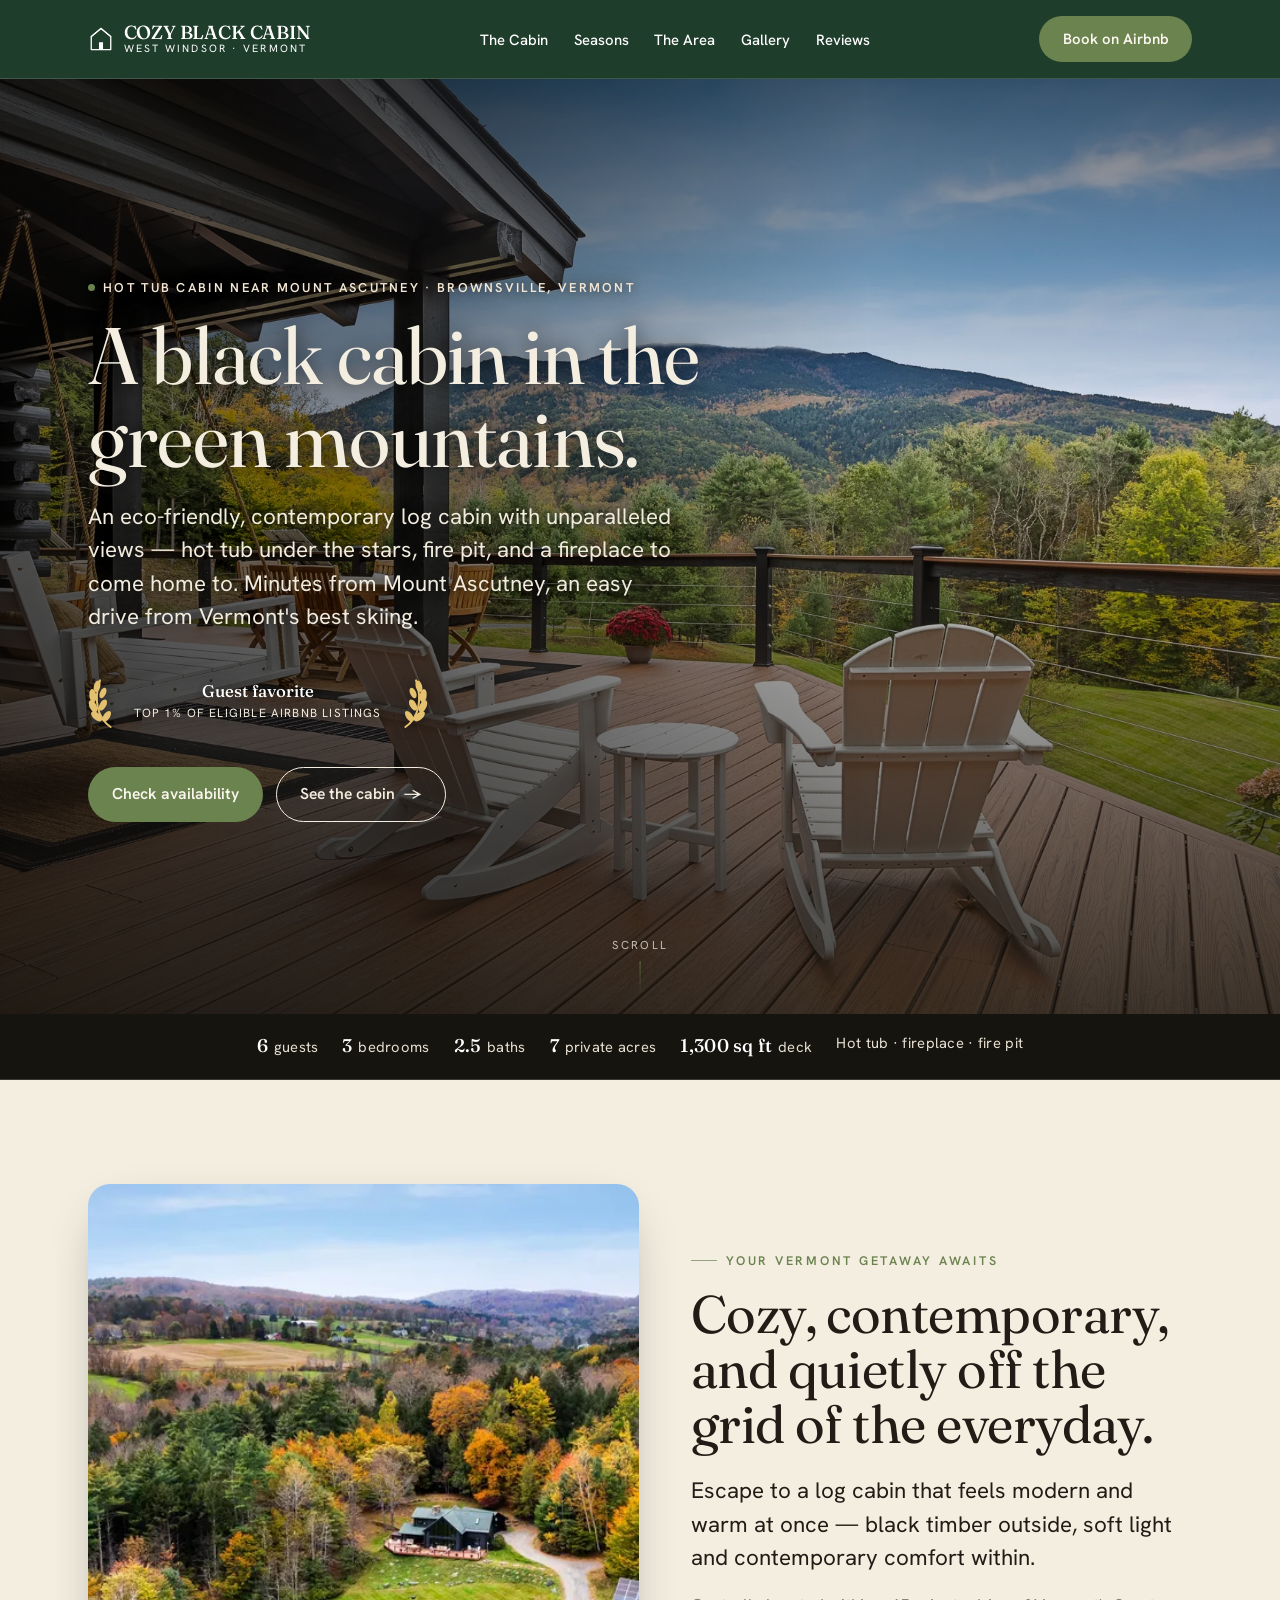
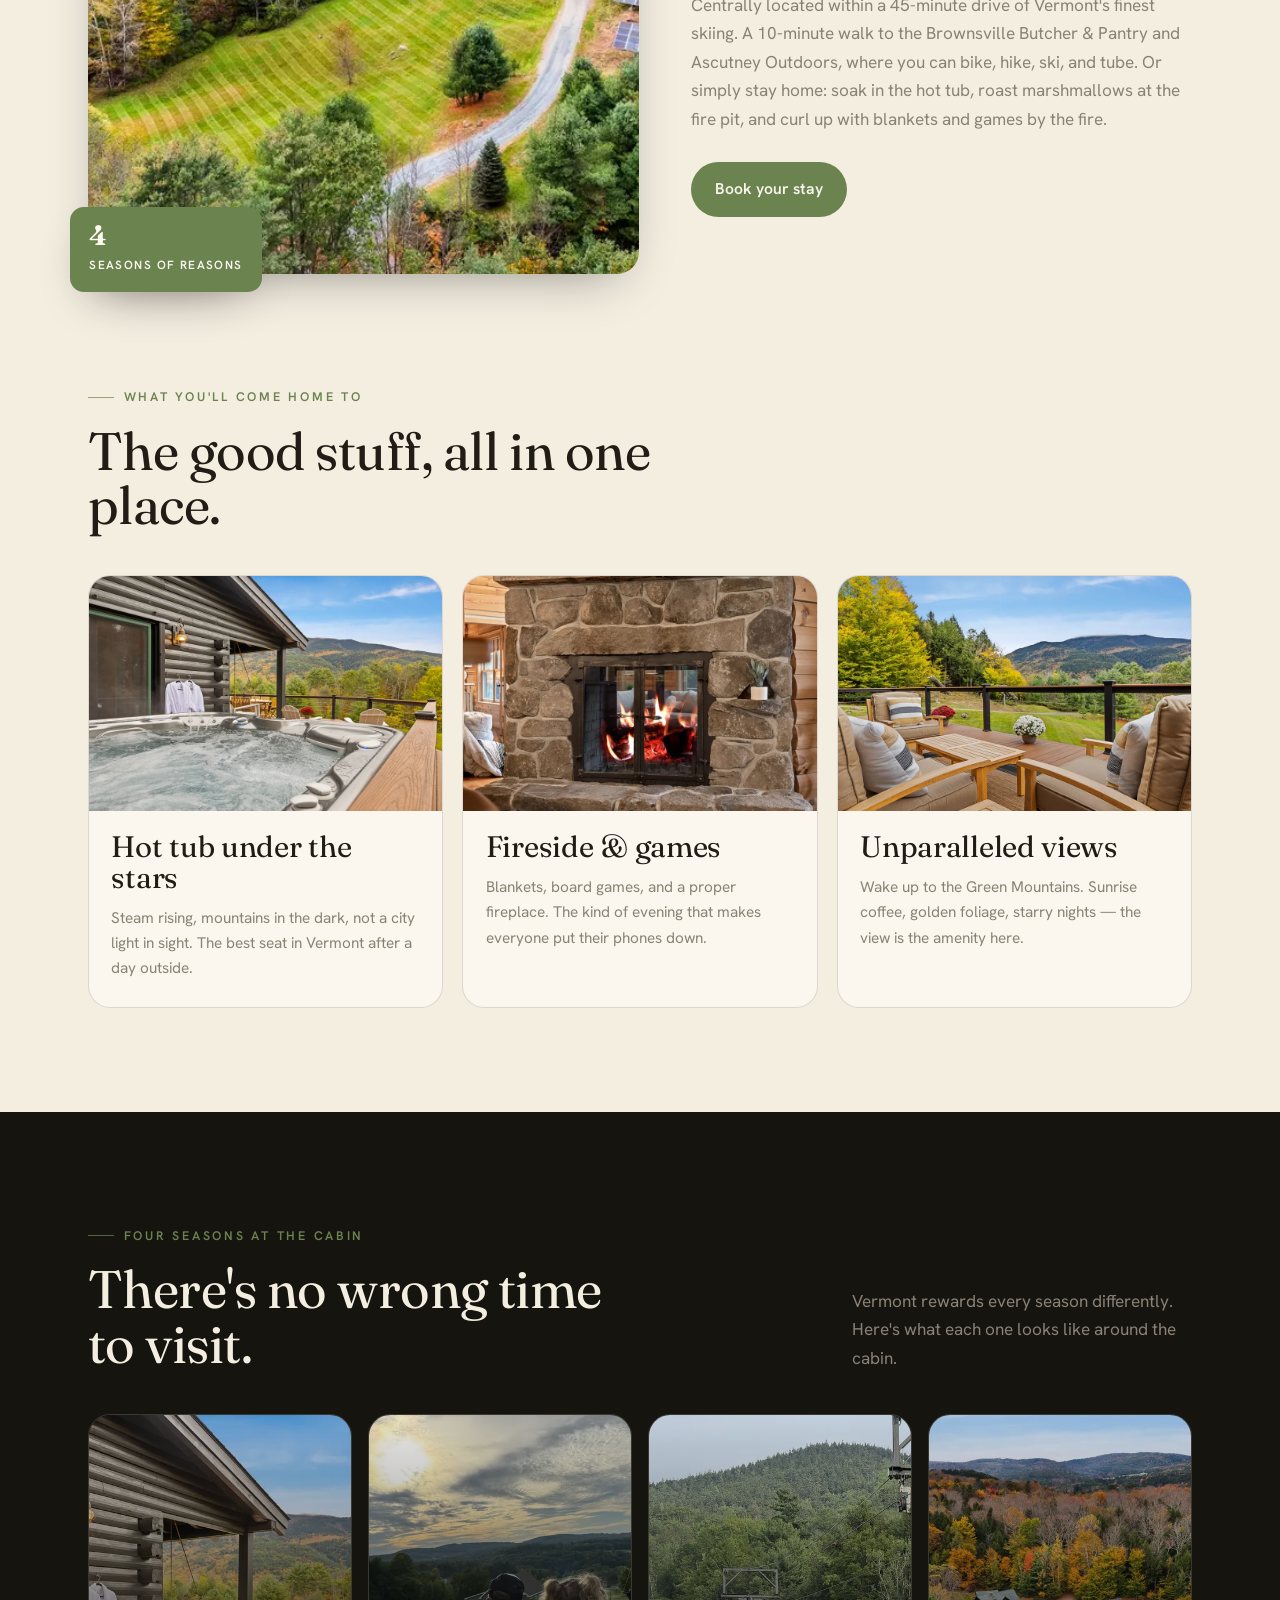
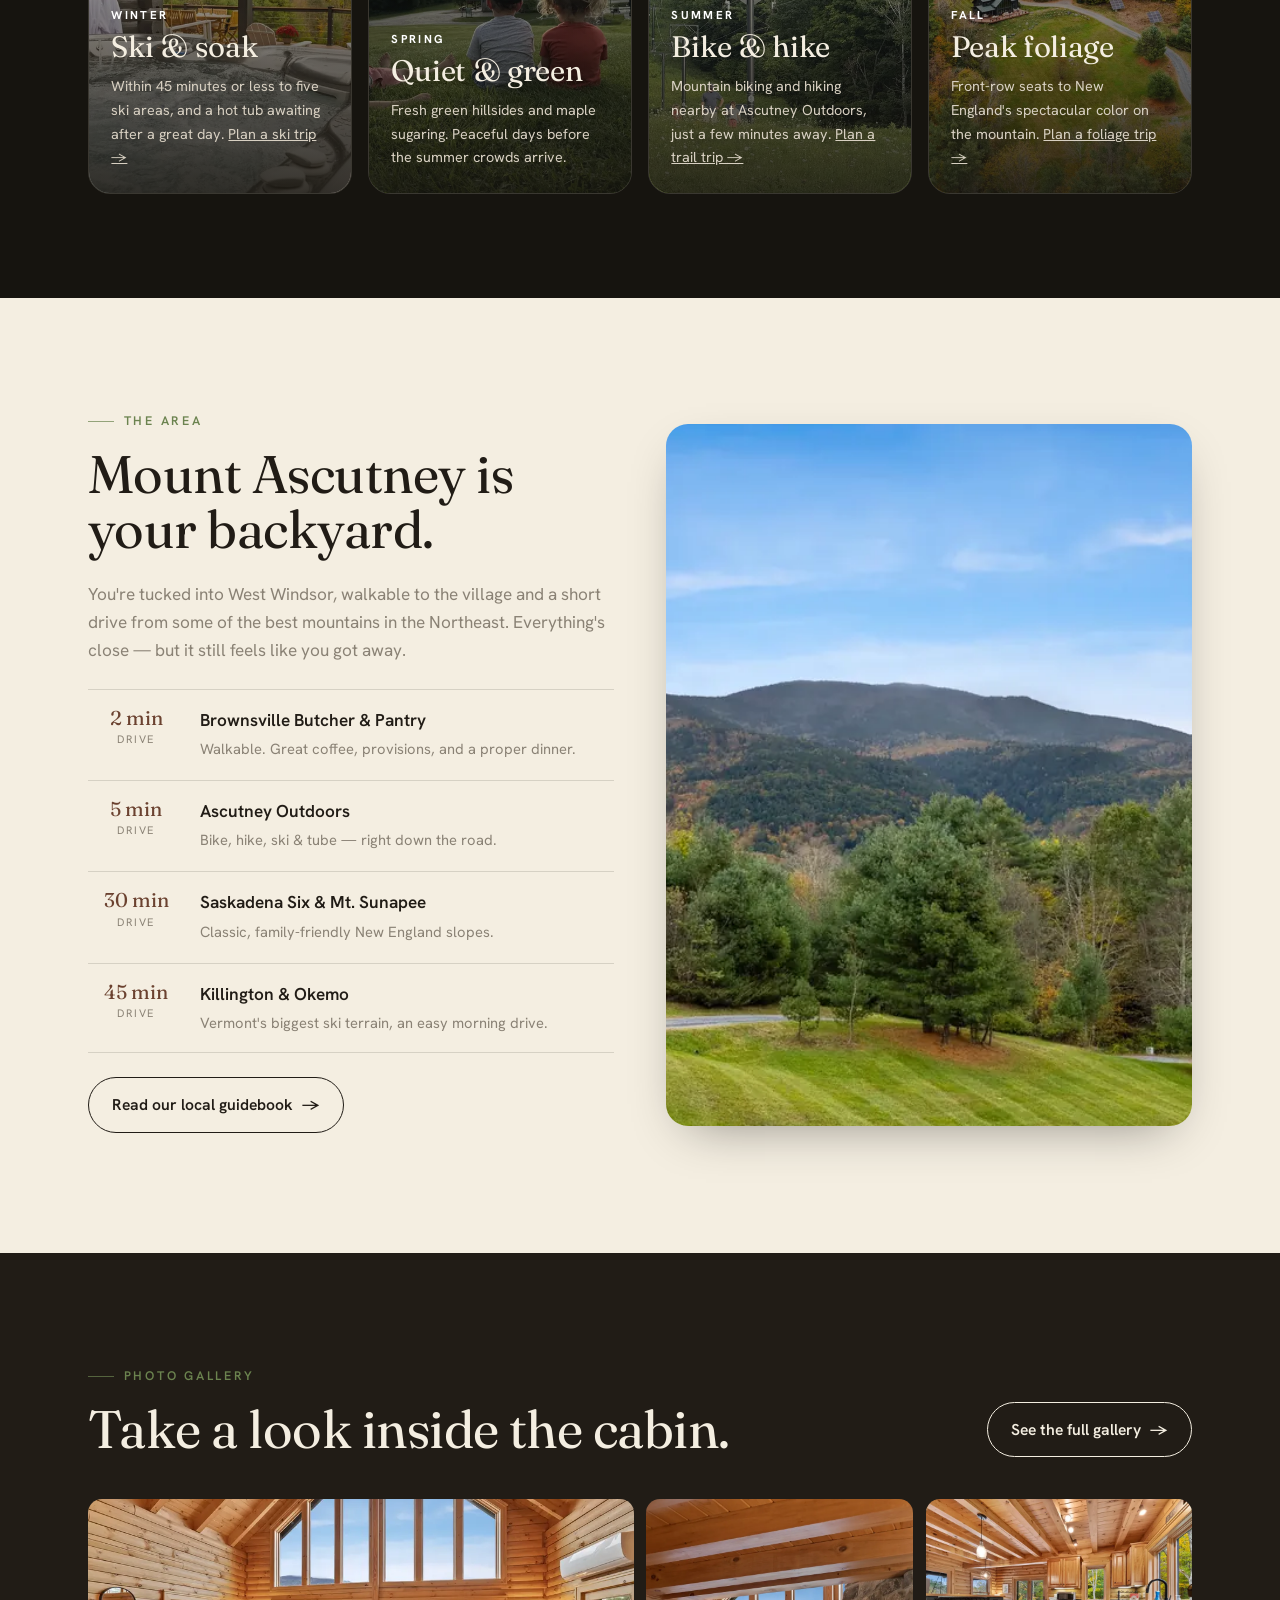
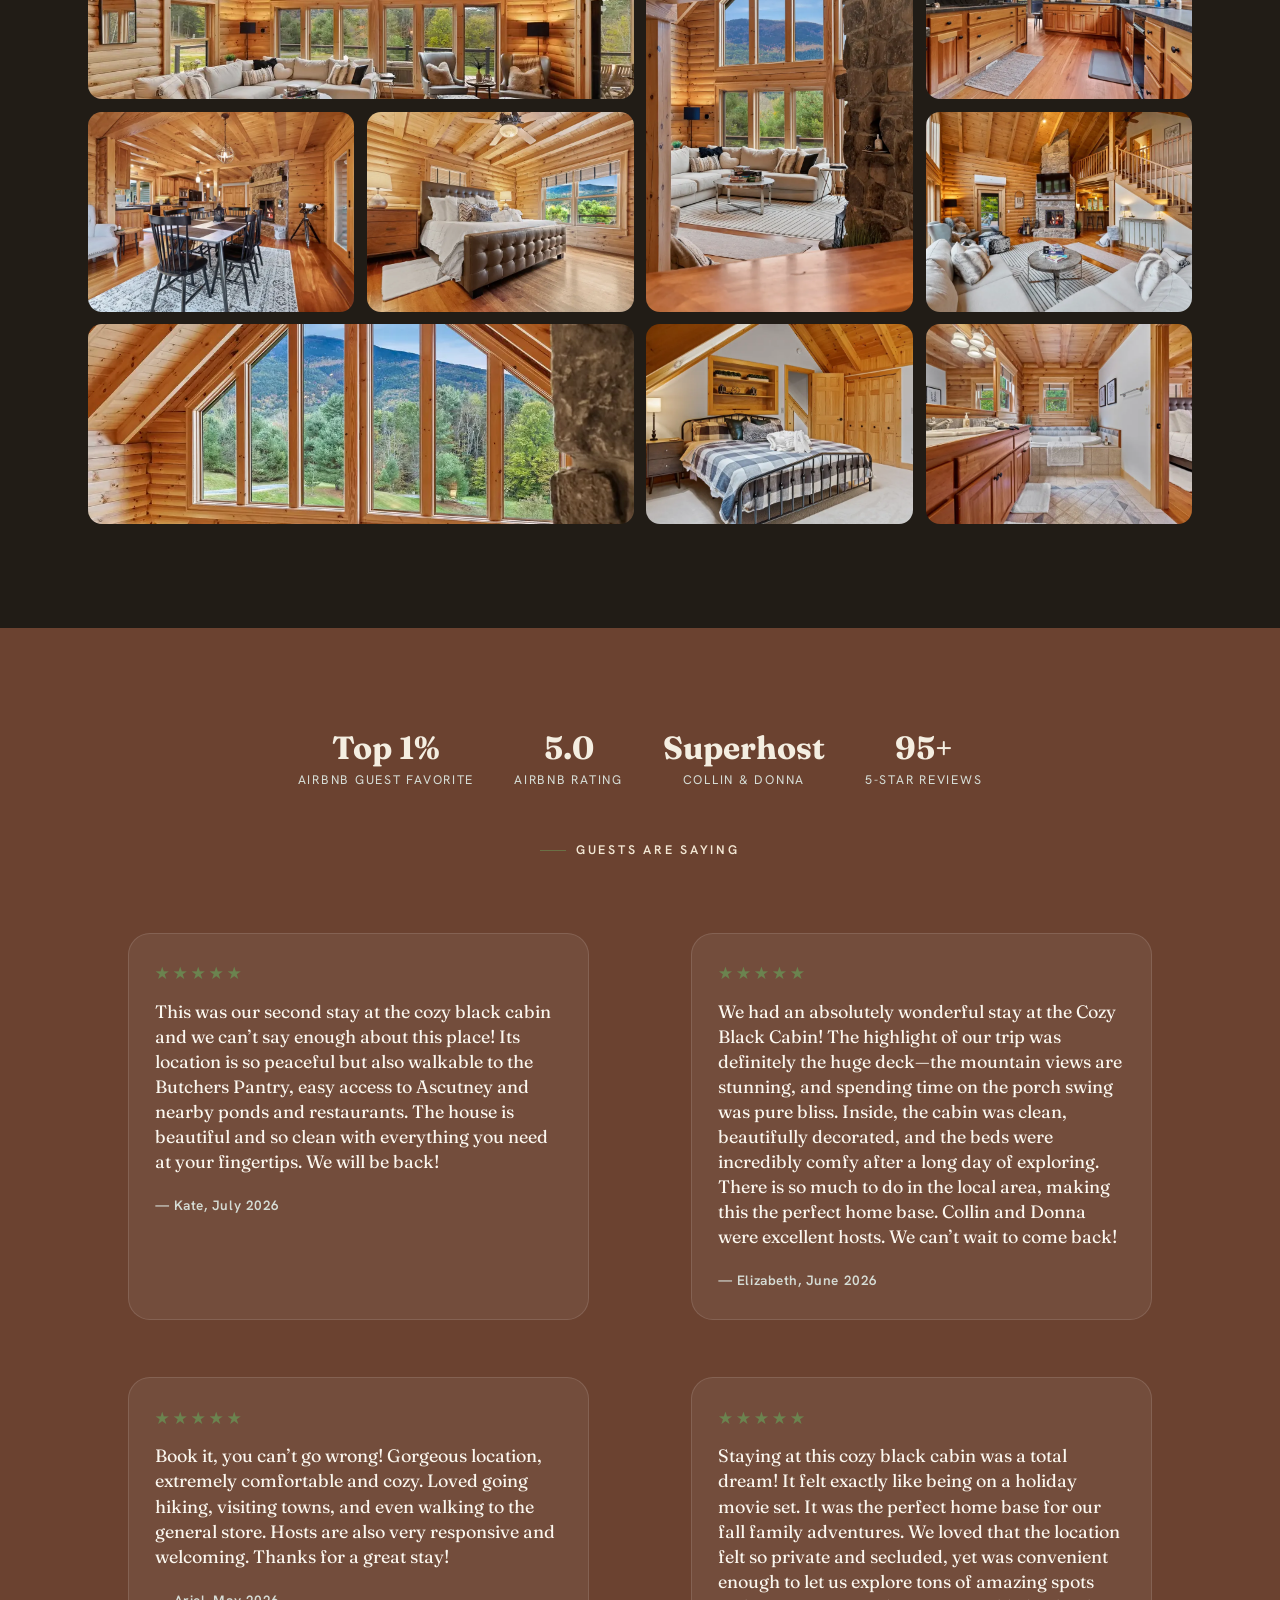
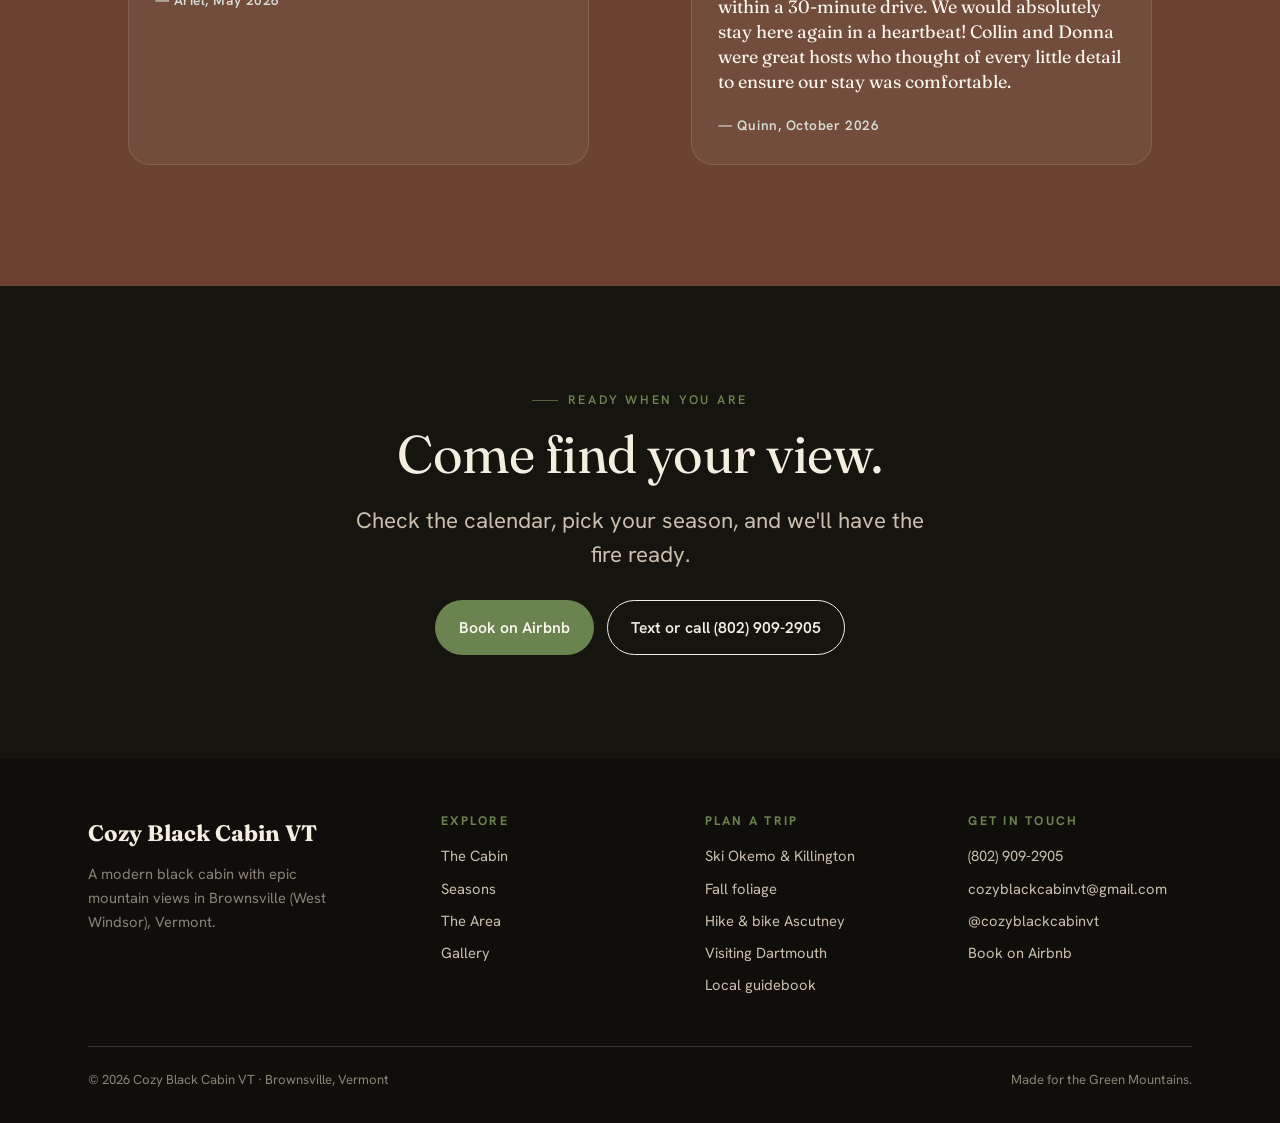
<file: index.html>
<!doctype html>
<html lang="en">
<head>
<link rel="icon" href="/favicon.svg" type="image/svg+xml">
<link rel="icon" href="/favicon.ico" sizes="48x48">
<link rel="apple-touch-icon" href="/apple-touch-icon.png">
<meta charset="utf-8">
<meta name="viewport" content="width=device-width, initial-scale=1, viewport-fit=cover">
<title>Cabin Rental with Hot Tub near Mount Ascutney, VT | Cozy Black Cabin</title>
<meta name="description" content="Modern log cabin on 7 private acres facing Mount Ascutney in Brownsville, VT. Sleeps 6, 3 bedrooms, hot tub, fireplace. Walk to Ascutney Outdoors; 30–45 min to Okemo &amp; Killington. Top 1% on Airbnb.">
<link rel="canonical" href="https://cozyblackcabinvt.com/">
<meta name="robots" content="max-image-preview:large">

<!-- Open Graph -->
<meta property="og:type" content="website">
<meta property="og:title" content="Cozy Black Cabin VT — A Black Cabin in the Green Mountains">
<meta property="og:description" content="Modern black cabin with epic mountain views near Mount Ascutney, Vermont. Hot tub, fire pit, fireplace — minutes from skiing, hiking & biking.">
<meta property="og:url" content="https://cozyblackcabinvt.com/">
<meta property="og:image" content="https://cozyblackcabinvt.com/assets/og-image.jpg">
<meta name="twitter:card" content="summary_large_image">

<!-- Fonts -->
<link rel="preconnect" href="https://fonts.googleapis.com">
<link rel="preconnect" href="https://fonts.gstatic.com" crossorigin>
<link href="https://fonts.googleapis.com/css2?family=Fraunces:opsz,wght@9..144,400;9..144,500;9..144,600&family=Hanken+Grotesk:wght@400;500;600;700&display=swap" rel="stylesheet">

<link rel="stylesheet" href="styles.css">

<!-- Local business / lodging structured data for SEO -->
<script type="application/ld+json">
{
  "@context": "https://schema.org",
  "@type": ["LodgingBusiness", "VacationRental"],
  "name": "Cozy Black Cabin VT",
  "description": "A modern, eco-friendly black log cabin on seven private acres facing Mount Ascutney in Brownsville (West Windsor), Vermont. Sleeps 6, 3 bedrooms, 2.5 baths, 6-person hot tub, stone fireplace, fire pit. Within 45 minutes of Okemo, Killington, Sunapee, Saskadena Six and Quechee.",
  "url": "https://cozyblackcabinvt.com/",
  "image": [
    "https://cozyblackcabinvt.com/assets/hero.webp",
    "https://cozyblackcabinvt.com/assets/og-image.jpg",
    "https://cozyblackcabinvt.com/assets/photos/cabin-31.webp",
    "https://cozyblackcabinvt.com/assets/photos/cabin-47.webp"
  ],
  "telephone": "+1-802-909-2905",
  "email": "cozyblackcabinvt@gmail.com",
  "address": {
    "@type": "PostalAddress",
    "addressLocality": "Brownsville",
    "addressRegion": "VT",
    "postalCode": "05037",
    "addressCountry": "US"
  },
  "numberOfRooms": 3,
  "occupancy": { "@type": "QuantitativeValue", "maxValue": 6 },
  "amenityFeature": [
    { "@type": "LocationFeatureSpecification", "name": "Hot tub", "value": true },
    { "@type": "LocationFeatureSpecification", "name": "Fireplace", "value": true },
    { "@type": "LocationFeatureSpecification", "name": "Fire pit", "value": true },
    { "@type": "LocationFeatureSpecification", "name": "Mountain view", "value": true },
    { "@type": "LocationFeatureSpecification", "name": "Telescope", "value": true },
    { "@type": "LocationFeatureSpecification", "name": "Wifi", "value": true }
  ],
  "sameAs": [
    "https://www.airbnb.com/rooms/997108580786041441",
    "https://www.instagram.com/cozyblackcabinvt"
  ]
}
</script>
<!-- Google tag (gtag.js) -->
<script async src="https://www.googletagmanager.com/gtag/js?id=G-327LSPJN3G"></script>
<script>
  window.dataLayer = window.dataLayer || [];
  function gtag(){dataLayer.push(arguments);}
  gtag('js', new Date());

  gtag('config', 'G-327LSPJN3G');
</script>
</head>
<body>

<!-- ============ HEADER ============ -->
<header class="site-header">
  <div class="wrap nav">
    <a class="brand" href="/" aria-label="Cozy Black Cabin VT home">
      <svg class="mark" viewBox="0 0 32 32" fill="none" aria-hidden="true">
        <path d="M16 3 4 13v16h24V13L16 3Z" fill="#1F3D2B" class="mark-stroke" stroke-width="1.6" stroke-linejoin="round"/>
        <rect x="13.5" y="20" width="5" height="9" class="mark-fill"/>
        <path d="M4 13 16 3l12 10" stroke="#fff" stroke-width="1.4" stroke-linecap="round"/>
      </svg>
      <span style="display:flex;flex-direction:column">
        <b>Cozy Black Cabin</b>
        <span>West Windsor · Vermont</span>
      </span>
    </a>
    <nav>
      <ul class="nav-links" id="navLinks">
        <li><a href="#cabin">The Cabin</a></li>
        <li><a href="#seasons">Seasons</a></li>
        <li><a href="#area">The Area</a></li>
        <li><a href="#gallery">Gallery</a></li>
        <li><a href="#reviews">Reviews</a></li>
      </ul>
    </nav>
    <div class="nav-cta">
      <a class="btn btn-primary" href="https://www.airbnb.com/rooms/997108580786041441" target="_blank" rel="noopener">Book on Airbnb</a>
      <button class="nav-toggle" id="navToggle" aria-label="Menu" aria-expanded="false">
        <svg width="24" height="24" viewBox="0 0 24 24" fill="none" stroke="currentColor" stroke-width="2"><path d="M3 6h18M3 12h18M3 18h18"/></svg>
      </button>
    </div>
  </div>
</header>

<!-- ============ HERO ============ -->
<section class="hero">
  <img class="hero-img" src="/assets/hero.webp" fetchpriority="high" alt="The Cozy Black Cabin at dusk with Vermont mountains behind it" width="1900" height="1267" srcset="/assets/w900/hero.webp 900w, /assets/hero.webp 1900w" sizes="100vw">
  <div class="wrap">
    <h1 class="hero-tag"><span class="dot"></span> Hot tub cabin near Mount Ascutney · Brownsville, Vermont</h1>
    <p class="hero-title">A black cabin in the green mountains.</p>
    <p class="lede">An eco-friendly, contemporary log cabin with unparalleled views — hot tub under the stars, fire pit, and a fireplace to come home to. Minutes from Mount Ascutney, an easy drive from Vermont's best skiing.</p>
    <div class="gf-badge">
      <svg class="laurel" viewBox="0 0 24 40" fill="currentColor" aria-hidden="true"><path d="M17 38C7 31 4 18 9 3" fill="none" stroke="currentColor" stroke-width="1.5" stroke-linecap="round"/><ellipse cx="6.5" cy="30" rx="2.6" ry="5" transform="rotate(-50 6.5 30)"/><ellipse cx="3.8" cy="22.5" rx="2.6" ry="5" transform="rotate(-25 3.8 22.5)"/><ellipse cx="3.6" cy="14.5" rx="2.6" ry="5" transform="rotate(-8 3.6 14.5)"/><ellipse cx="6.8" cy="7.5" rx="2.4" ry="4.4" transform="rotate(15 6.8 7.5)"/><ellipse cx="14" cy="30" rx="2.4" ry="4.6" transform="rotate(35 14 30)"/><ellipse cx="11.2" cy="21.5" rx="2.4" ry="4.6" transform="rotate(30 11.2 21.5)"/><ellipse cx="11.2" cy="12.5" rx="2.2" ry="4.2" transform="rotate(25 11.2 12.5)"/></svg>
      <div><b>Guest favorite</b><span>Top 1% of eligible Airbnb listings</span></div>
      <svg class="laurel flip" viewBox="0 0 24 40" fill="currentColor" aria-hidden="true"><path d="M17 38C7 31 4 18 9 3" fill="none" stroke="currentColor" stroke-width="1.5" stroke-linecap="round"/><ellipse cx="6.5" cy="30" rx="2.6" ry="5" transform="rotate(-50 6.5 30)"/><ellipse cx="3.8" cy="22.5" rx="2.6" ry="5" transform="rotate(-25 3.8 22.5)"/><ellipse cx="3.6" cy="14.5" rx="2.6" ry="5" transform="rotate(-8 3.6 14.5)"/><ellipse cx="6.8" cy="7.5" rx="2.4" ry="4.4" transform="rotate(15 6.8 7.5)"/><ellipse cx="14" cy="30" rx="2.4" ry="4.6" transform="rotate(35 14 30)"/><ellipse cx="11.2" cy="21.5" rx="2.4" ry="4.6" transform="rotate(30 11.2 21.5)"/><ellipse cx="11.2" cy="12.5" rx="2.2" ry="4.2" transform="rotate(25 11.2 12.5)"/></svg>
    </div>
    <div class="hero-actions">
      <a class="btn btn-primary" href="https://www.airbnb.com/rooms/997108580786041441" target="_blank" rel="noopener">Check availability</a>
      <a class="btn btn-ghost btn-arrow" href="#cabin">See the cabin</a>
    </div>
  </div>
  <div class="hero-scroll">Scroll</div>
</section>

<!-- ============ AT A GLANCE ============ -->
<section class="at-a-glance" aria-label="The cabin at a glance">
  <ul class="wrap">
    <li><b>6</b> guests</li>
    <li><b>3</b> bedrooms</li>
    <li><b>2.5</b> baths</li>
    <li><b>7</b> private acres</li>
    <li><b>1,300 sq ft</b> deck</li>
    <li>Hot tub · fireplace · fire pit</li>
  </ul>
</section>

<!-- ============ WELCOME ============ -->
<section id="cabin">
  <div class="wrap welcome">
    <div class="figure reveal">
      <img loading="lazy" decoding="async" src="/assets/photos/cabin-04.webp" alt="Aerial view of the Cozy Black Cabin, its lawn and solar panels surrounded by autumn foliage" width="1900" height="1266" srcset="/assets/photos/w900/cabin-04.webp 900w, /assets/photos/cabin-04.webp 1900w" sizes="(max-width: 900px) 100vw, 50vw">
      <div class="stat-chip"><b>4</b><span>Seasons of reasons</span></div>
    </div>
    <div class="reveal">
      <span class="eyebrow">Your Vermont getaway awaits</span>
      <h2>Cozy, contemporary, and quietly off the grid of the everyday.</h2>
      <p class="lede">Escape to a log cabin that feels modern and warm at once — black timber outside, soft light and contemporary comfort within.</p>
      <p class="stone">Centrally located within a 45-minute drive of Vermont's finest skiing. A 10-minute walk to the Brownsville Butcher &amp; Pantry and Ascutney Outdoors, where you can bike, hike, ski, and tube. Or simply stay home: soak in the hot tub, roast marshmallows at the fire pit, and curl up with blankets and games by the fire.</p>
      <div class="hero-actions">
        <a class="btn btn-primary" href="https://www.airbnb.com/rooms/997108580786041441" target="_blank" rel="noopener">Book your stay</a>
      </div>
    </div>
  </div>
</section>

<!-- ============ FEATURE TRIO ============ -->
<section style="padding-top:0">
  <div class="wrap">
    <span class="eyebrow">What you'll come home to</span>
    <h2 style="max-width:18ch">The good stuff, all in one place.</h2>
    <div class="features">
      <article class="feature reveal">
        <img loading="lazy" decoding="async" src="/assets/photos/cabin-31.webp" alt="Hot tub on the deck" width="1900" height="1267" srcset="/assets/photos/w900/cabin-31.webp 900w, /assets/photos/cabin-31.webp 1900w" sizes="(max-width: 900px) 100vw, 50vw">
        <div class="body"><h3>Hot tub under the stars</h3><p>Steam rising, mountains in the dark, not a city light in sight. The best seat in Vermont after a day outside.</p></div>
      </article>
      <article class="feature reveal">
        <img loading="lazy" decoding="async" src="/assets/photos/cabin-47.webp" alt="Stone fireplace with a fire burning" width="1900" height="1267" srcset="/assets/photos/w900/cabin-47.webp 900w, /assets/photos/cabin-47.webp 1900w" sizes="(max-width: 900px) 100vw, 50vw">
        <div class="body"><h3>Fireside &amp; games</h3><p>Blankets, board games, and a proper fireplace. The kind of evening that makes everyone put their phones down.</p></div>
      </article>
      <article class="feature reveal">
        <img loading="lazy" decoding="async" src="/assets/photos/cabin-19.webp" alt="Mountain view from the deck" width="1900" height="1267" srcset="/assets/photos/w900/cabin-19.webp 900w, /assets/photos/cabin-19.webp 1900w" sizes="(max-width: 900px) 100vw, 50vw">
        <div class="body"><h3>Unparalleled views</h3><p>Wake up to the Green Mountains. Sunrise coffee, golden foliage, starry nights — the view is the amenity here.</p></div>
      </article>
    </div>
  </div>
</section>

<!-- ============ SEASONS (signature) ============ -->
<section class="seasons" id="seasons">
  <div class="wrap">
    <div class="season-head">
      <div>
        <span class="eyebrow">Four seasons at the cabin</span>
        <h2 style="max-width:16ch">There's no wrong time to visit.</h2>
      </div>
      <p class="stone" style="max-width:34ch;margin:0">Vermont rewards every season differently. Here's what each one looks like around the cabin.</p>
    </div>
    <div class="season-grid">
      <article class="season reveal">
        <img loading="lazy" decoding="async" src="/assets/photos/cabin-31.webp" alt="Hot tub overlooking the mountains" width="1900" height="1267" srcset="/assets/photos/w900/cabin-31.webp 900w, /assets/photos/cabin-31.webp 1900w" sizes="(max-width: 900px) 100vw, 50vw">
        <div class="body"><span class="label">Winter</span><h3>Ski &amp; soak</h3><p>Within 45 minutes or less to five ski areas, and a hot tub awaiting after a great day. <a href="/okemo-killington-ski-cabin">Plan a ski trip →</a></p></div>
      </article>
      <article class="season reveal">
        <img loading="lazy" decoding="async" src="/assets/photos/quiet-green.webp" alt="Children relaxing on a grassy hillside at sunset with mountains beyond" width="2000" height="1500" srcset="/assets/photos/w900/quiet-green.webp 900w, /assets/photos/quiet-green.webp 2000w" sizes="(max-width: 900px) 100vw, 50vw">
        <div class="body"><span class="label">Spring</span><h3>Quiet &amp; green</h3><p>Fresh green hillsides and maple sugaring. Peaceful days before the summer crowds arrive.</p></div>
      </article>
      <article class="season reveal">
        <img loading="lazy" decoding="async" src="/assets/photos/bike-hike.webp" alt="Family walking through a wildflower meadow beneath a ski lift line" width="2000" height="1500" srcset="/assets/photos/w900/bike-hike.webp 900w, /assets/photos/bike-hike.webp 2000w" sizes="(max-width: 900px) 100vw, 50vw">
        <div class="body"><span class="label">Summer</span><h3>Bike &amp; hike</h3><p>Mountain biking and hiking nearby at Ascutney Outdoors, just a few minutes away. <a href="/mount-ascutney-hiking-biking-cabin">Plan a trail trip →</a></p></div>
      </article>
      <article class="season reveal">
        <img loading="lazy" decoding="async" src="/assets/photos/cabin-03.webp" alt="Aerial view of the cabin, lawn and winding driveway in autumn" width="1900" height="1266" srcset="/assets/photos/w900/cabin-03.webp 900w, /assets/photos/cabin-03.webp 1900w" sizes="(max-width: 900px) 100vw, 50vw">
        <div class="body"><span class="label">Fall</span><h3>Peak foliage</h3><p>Front-row seats to New England's spectacular color on the mountain. <a href="/vermont-fall-foliage-cabin">Plan a foliage trip →</a></p></div>
      </article>
    </div>
  </div>
</section>

<!-- ============ THE AREA ============ -->
<section id="area">
  <div class="wrap split">
    <div class="reveal">
      <span class="eyebrow">The area</span>
      <h2>Mount Ascutney is your backyard.</h2>
      <p class="stone">You're tucked into West Windsor, walkable to the village and a short drive from some of the best mountains in the Northeast. Everything's close — but it still feels like you got away.</p>
      <ul class="area-list">
        <li><span class="dist">2 min<small>drive</small></span><div><strong>Brownsville Butcher &amp; Pantry</strong><span>Walkable. Great coffee, provisions, and a proper dinner.</span></div></li>
        <li><span class="dist">5 min<small>drive</small></span><div><strong>Ascutney Outdoors</strong><span>Bike, hike, ski &amp; tube — right down the road.</span></div></li>
        <li><span class="dist">30 min<small>drive</small></span><div><strong>Saskadena Six &amp; Mt. Sunapee</strong><span>Classic, family-friendly New England slopes.</span></div></li>
        <li><span class="dist">45 min<small>drive</small></span><div><strong>Killington &amp; Okemo</strong><span>Vermont's biggest ski terrain, an easy morning drive.</span></div></li>
      </ul>
      <p style="margin-top:1.5rem"><a class="btn btn-ghost btn-arrow" href="/brownsville-vermont-guidebook">Read our local guidebook</a></p>
    </div>
    <div class="area-figure reveal">
      <img loading="lazy" decoding="async" src="/assets/photos/cabin-15.webp" alt="Mount Ascutney rising above the lawn and pines" width="1900" height="1267" srcset="/assets/photos/w900/cabin-15.webp 900w, /assets/photos/cabin-15.webp 1900w" sizes="(max-width: 900px) 100vw, 50vw">
    </div>
  </div>
</section>

<!-- ============ GALLERY PREVIEW ============ -->
<section class="section-dark" id="gallery" style="background:var(--char-2)">
  <div class="wrap">
    <div class="season-head">
      <div><span class="eyebrow">PHOTO GALLERY</span><h2>Take a look inside the cabin.</h2></div>
      <a class="btn btn-ghost btn-arrow" href="gallery.html">See the full gallery</a>
    </div>
    <div class="gallery-grid">
      <a class="wide" href="gallery.html"><img loading="lazy" decoding="async" src="/assets/photos/cabin-52.webp" alt="Great room with a wall of A-frame windows looking out to the mountains" width="1900" height="1267" srcset="/assets/photos/w900/cabin-52.webp 900w, /assets/photos/cabin-52.webp 1900w" sizes="(max-width: 900px) 100vw, 50vw"></a>
      <a class="tall" href="gallery.html"><img loading="lazy" decoding="async" src="/assets/photos/cabin-49.webp" alt="Living room beside the stone fireplace with tall windows and mountain views" width="1267" height="1900" srcset="/assets/photos/w900/cabin-49.webp 900w, /assets/photos/cabin-49.webp 1267w" sizes="(max-width: 900px) 100vw, 50vw"></a>
      <a href="gallery.html"><img loading="lazy" decoding="async" src="/assets/photos/cabin-38.webp" alt="Log cabin kitchen with wood cabinets and a farmhouse sink" width="1900" height="1267" srcset="/assets/photos/w900/cabin-38.webp 900w, /assets/photos/cabin-38.webp 1900w" sizes="(max-width: 900px) 100vw, 50vw"></a>
      <a href="gallery.html"><img loading="lazy" decoding="async" src="/assets/photos/cabin-46.webp" alt="Dining table with the stone fireplace and telescope beyond" width="1900" height="1267" srcset="/assets/photos/w900/cabin-46.webp 900w, /assets/photos/cabin-46.webp 1900w" sizes="(max-width: 900px) 100vw, 50vw"></a>
      <a href="gallery.html"><img loading="lazy" decoding="async" src="/assets/photos/cabin-66.webp" alt="Primary bedroom with a tufted king bed and a mountain-view window" width="1900" height="1267" srcset="/assets/photos/w900/cabin-66.webp 900w, /assets/photos/cabin-66.webp 1900w" sizes="(max-width: 900px) 100vw, 50vw"></a>
      <a href="gallery.html"><img loading="lazy" decoding="async" src="/assets/photos/cabin-54.webp" alt="Living room with stone fireplace, open staircase and loft" width="1900" height="1267" srcset="/assets/photos/w900/cabin-54.webp 900w, /assets/photos/cabin-54.webp 1900w" sizes="(max-width: 900px) 100vw, 50vw"></a>
      <a class="wide" href="gallery.html"><img loading="lazy" decoding="async" src="/assets/photos/cabin-76.webp" alt="Upstairs A-frame window framing Mount Ascutney above the deck" width="1900" height="1267" srcset="/assets/photos/w900/cabin-76.webp 900w, /assets/photos/cabin-76.webp 1900w" sizes="(max-width: 900px) 100vw, 50vw"></a>
      <a href="gallery.html"><img loading="lazy" decoding="async" src="/assets/photos/cabin-80.webp" alt="Upstairs bedroom with a buffalo-check quilt and built-in shelves" width="1900" height="1267" srcset="/assets/photos/w900/cabin-80.webp 900w, /assets/photos/cabin-80.webp 1900w" sizes="(max-width: 900px) 100vw, 50vw"></a>
      <a href="gallery.html"><img loading="lazy" decoding="async" src="/assets/photos/cabin-72.webp" alt="Primary bathroom with double vanity and soaking tub" width="1900" height="1267" srcset="/assets/photos/w900/cabin-72.webp 900w, /assets/photos/cabin-72.webp 1900w" sizes="(max-width: 900px) 100vw, 50vw"></a>
    </div>
  </div>
</section>

<!-- ============ REVIEWS / TRUST ============ -->
<section class="reviews" id="reviews">
  <div class="wrap">
    <div class="trust-row">
      <div class="item"><b>Top 1%</b><span>Airbnb Guest Favorite</span></div>
      <div class="item"><b>5.0</b><span>Airbnb rating</span></div>
      <div class="item"><b>Superhost</b><span>Collin &amp; Donna</span></div>
      <div class="item"><b>95+</b><span>5-star reviews</span></div>
    </div>
    <div style="text-align:center;max-width:30ch;margin:2.4rem auto 0">
      <span class="eyebrow" style="color:#f3e7d4">Guests are saying</span>
    </div>
    <div class="review-grid">
      <figure class="review reveal"><div class="stars">★★★★★</div><p>This was our second stay at the cozy black cabin and we can’t say enough about this place! Its location is so peaceful but also walkable to the Butchers Pantry, easy access to Ascutney and nearby ponds and restaurants. The house is beautiful and so clean with everything you need at your fingertips. We will be back!</p><cite>— Kate, July 2026</cite></figure>
      <figure class="review reveal"><div class="stars">★★★★★</div><p>We had an absolutely wonderful stay at the Cozy Black Cabin! The highlight of our trip was definitely the huge deck—the mountain views are stunning, and spending time on the porch swing was pure bliss. Inside, the cabin was clean, beautifully decorated, and the beds were incredibly comfy after a long day of exploring. There is so much to do in the local area, making this the perfect home base. Collin and Donna were excellent hosts. We can’t wait to come back!</p><cite>— Elizabeth, June 2026</cite></figure>
      <figure class="review reveal"><div class="stars">★★★★★</div><p>Book it, you can’t go wrong! Gorgeous location, extremely comfortable and cozy. Loved going hiking, visiting towns, and even walking to the general store. Hosts are also very responsive and welcoming. Thanks for a great stay!</p><cite>— Ariel, May 2026</cite></figure>
      <figure class="review reveal"><div class="stars">★★★★★</div><p>Staying at this cozy black cabin was a total dream! It felt exactly like being on a holiday movie set. It was the perfect home base for our fall family adventures. We loved that the location felt so private and secluded, yet was convenient enough to let us explore tons of amazing spots within a 30-minute drive. We would absolutely stay here again in a heartbeat! Collin and Donna were great hosts who thought of every little detail to ensure our stay was comfortable.</p><cite>— Quinn, October 2026</cite></figure>
    </div>
  </div>
</section>

<!-- ============ CTA BAND ============ -->
<section class="cta-band">
  <div class="wrap inner">
    <span class="eyebrow" style="justify-content:center;display:flex">Ready when you are</span>
    <h2>Come find your view.</h2>
    <p class="lede stone" style="color:#cabfae">Check the calendar, pick your season, and we'll have the fire ready.</p>
    <div class="hero-actions">
      <a class="btn btn-primary" href="https://www.airbnb.com/rooms/997108580786041441" target="_blank" rel="noopener">Book on Airbnb</a>
      <a class="btn btn-ghost" href="tel:+18029092905">Text or call (802) 909-2905</a>
    </div>
  </div>
</section>

<!-- ============ FOOTER ============ -->
<footer class="site-footer">
  <div class="wrap">
    <div class="footer-grid">
      <div class="footer-brand">
        <b>Cozy Black Cabin VT</b>
        <p class="stone" style="margin-top:.6rem;max-width:34ch">A modern black cabin with epic mountain views in Brownsville (West Windsor), Vermont.</p>
      </div>
      <div>
        <h4>Explore</h4>
        <a href="#cabin">The Cabin</a>
        <a href="#seasons">Seasons</a>
        <a href="#area">The Area</a>
        <a href="gallery.html">Gallery</a>
      </div>
      <div>
        <h4>Plan a trip</h4>
        <a href="/okemo-killington-ski-cabin">Ski Okemo &amp; Killington</a>
        <a href="/vermont-fall-foliage-cabin">Fall foliage</a>
        <a href="/mount-ascutney-hiking-biking-cabin">Hike &amp; bike Ascutney</a>
        <a href="/dartmouth-lodging-cabin">Visiting Dartmouth</a>
        <a href="/brownsville-vermont-guidebook">Local guidebook</a>
      </div>
      <div>
        <h4>Get in touch</h4>
        <a href="tel:+18029092905">(802) 909-2905</a>
        <a href="mailto:cozyblackcabinvt@gmail.com">cozyblackcabinvt@gmail.com</a>
        <a href="https://www.instagram.com/cozyblackcabinvt" target="_blank" rel="noopener">@cozyblackcabinvt</a>
        <a href="https://www.airbnb.com/rooms/997108580786041441" target="_blank" rel="noopener">Book on Airbnb</a>
      </div>
    </div>
    <div class="footer-bottom">
      <span>© <span id="year"></span> Cozy Black Cabin VT · Brownsville, Vermont</span>
      <span>Made for the Green Mountains.</span>
    </div>
  </div>
</footer>

<script src="main.js"></script>
</body>
</html>
</file>
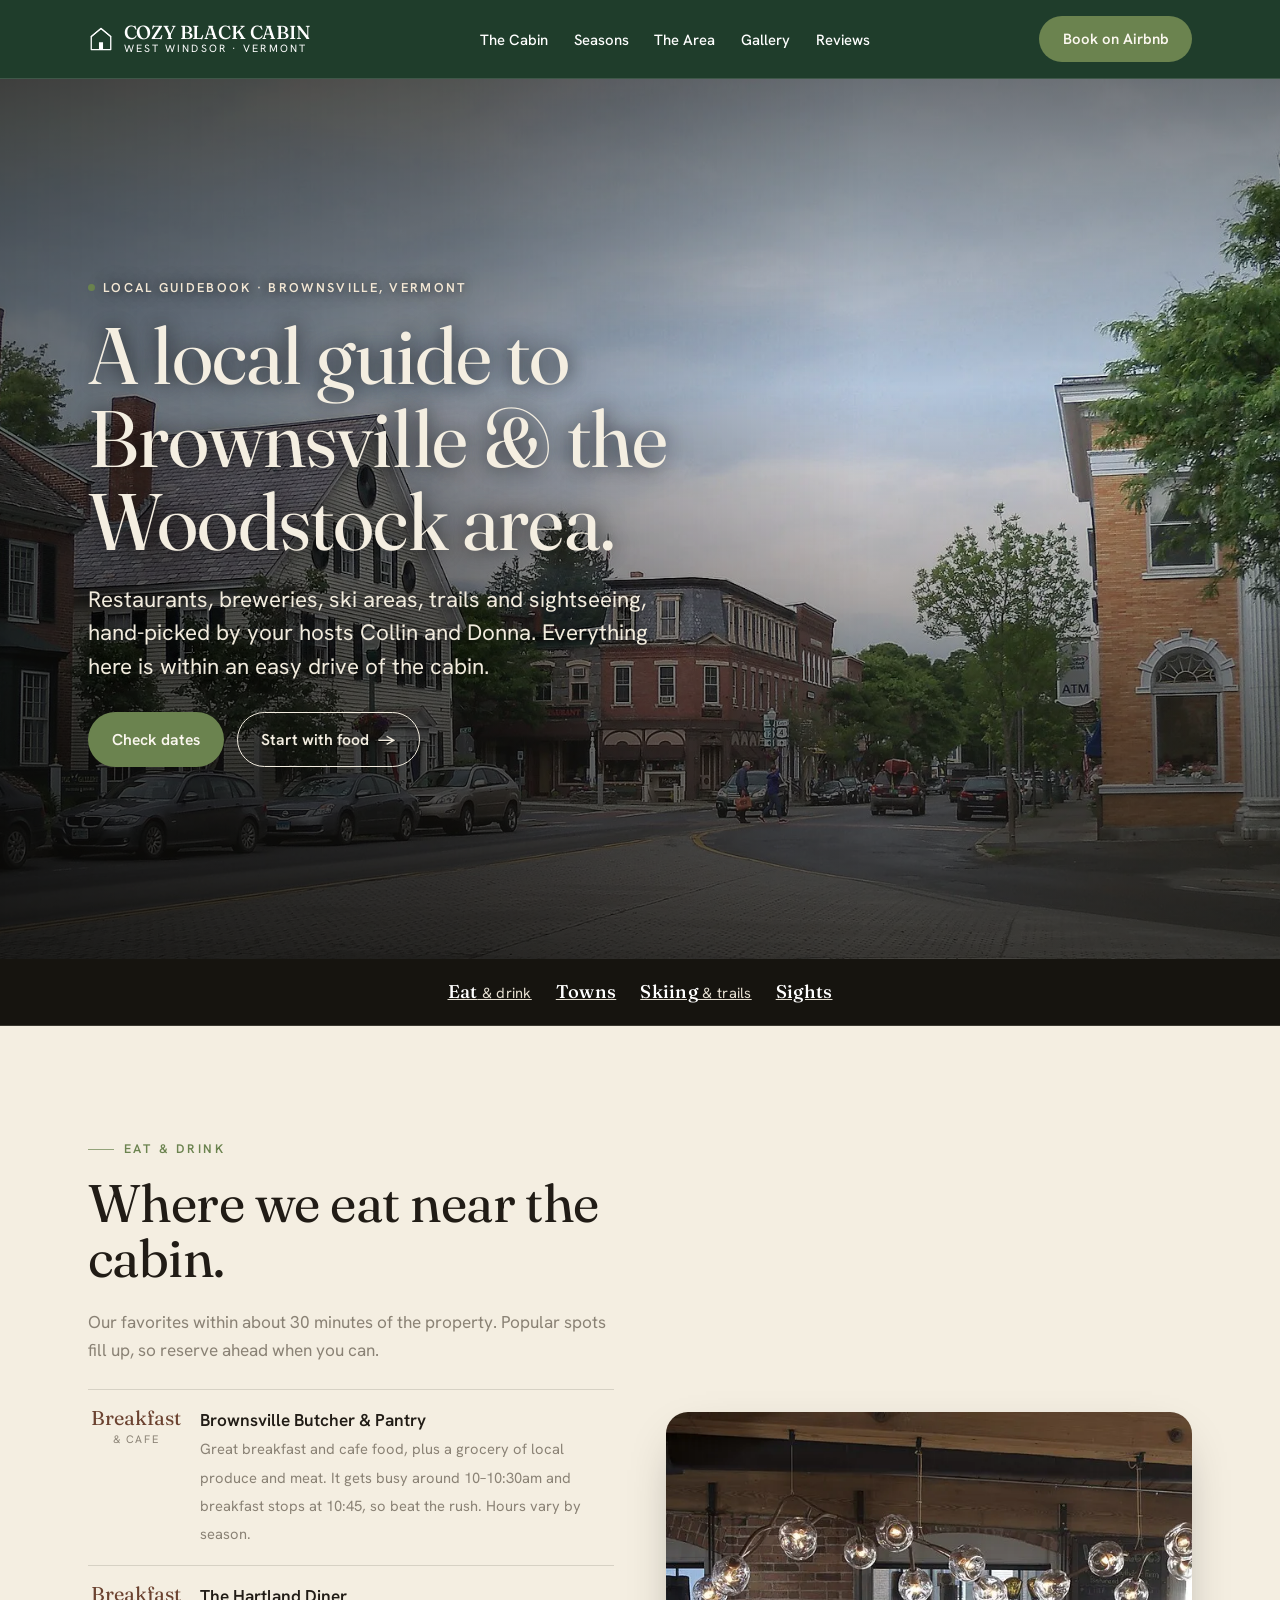
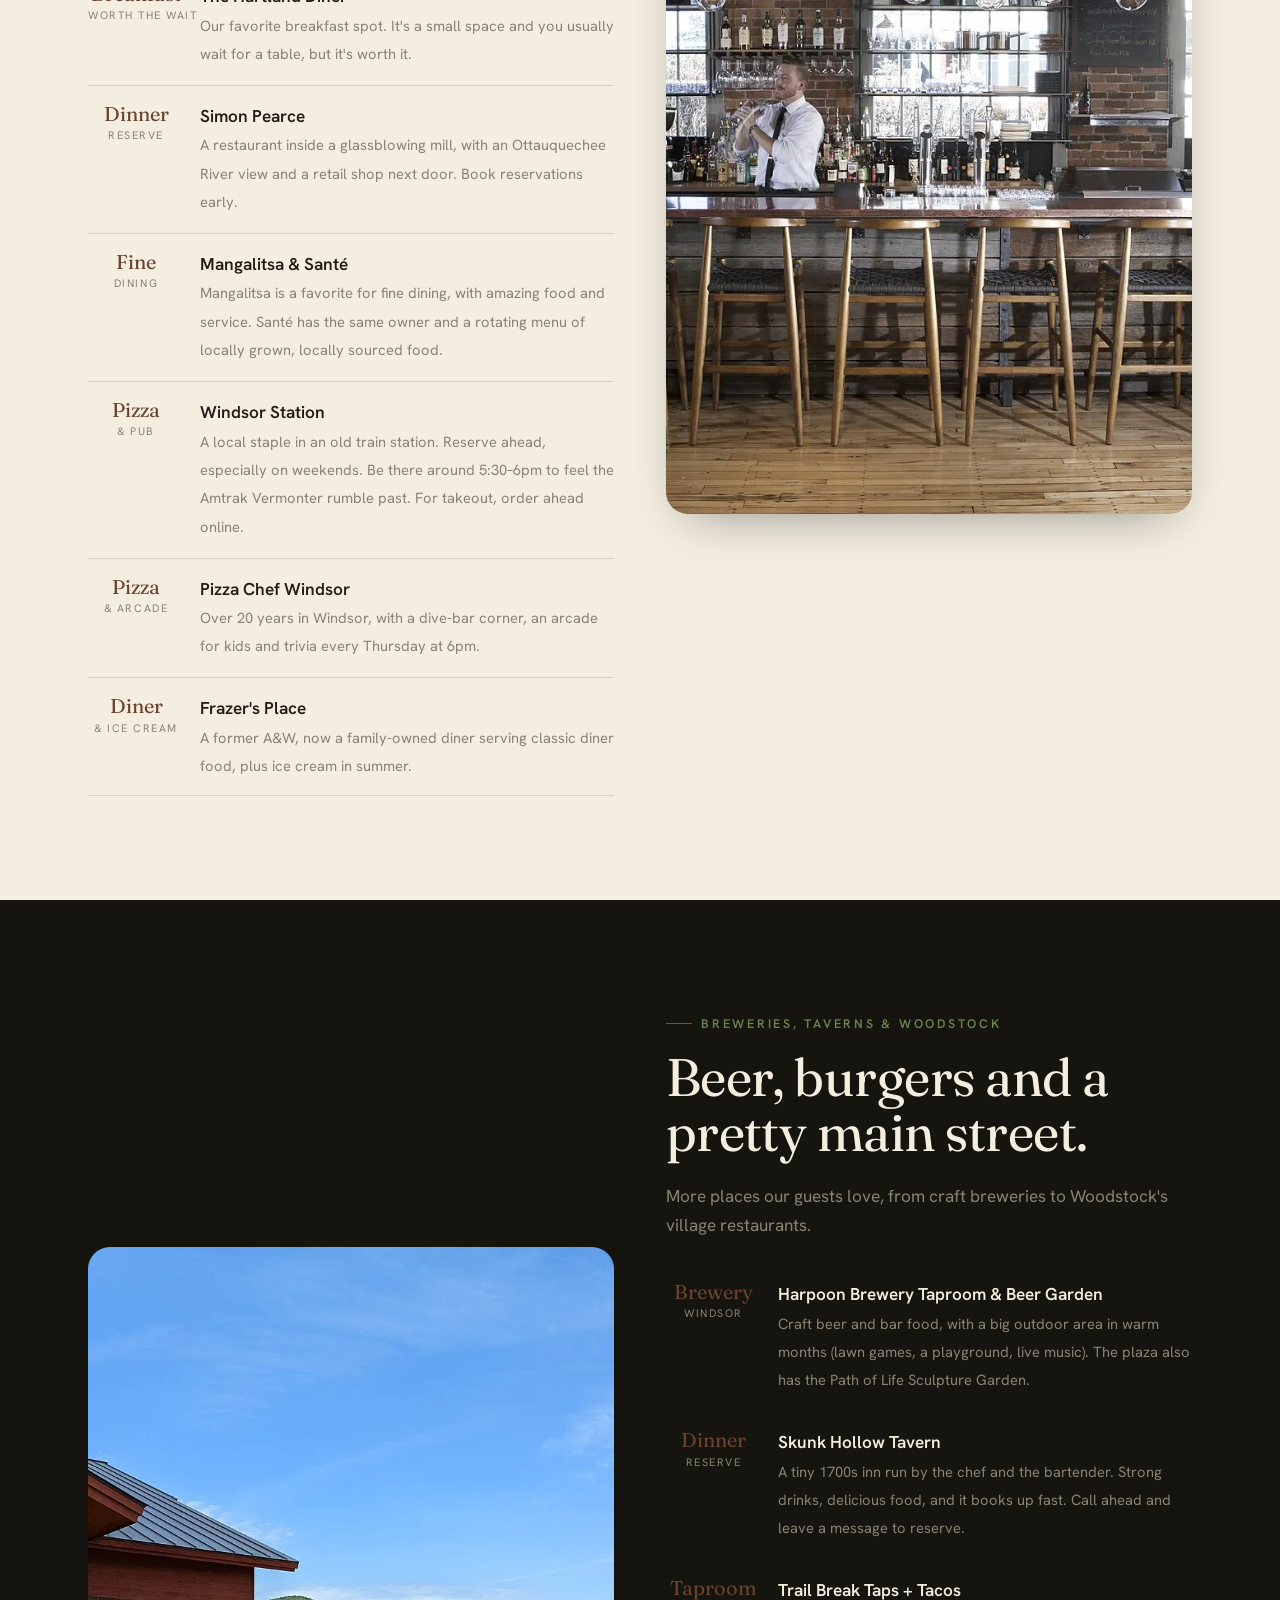
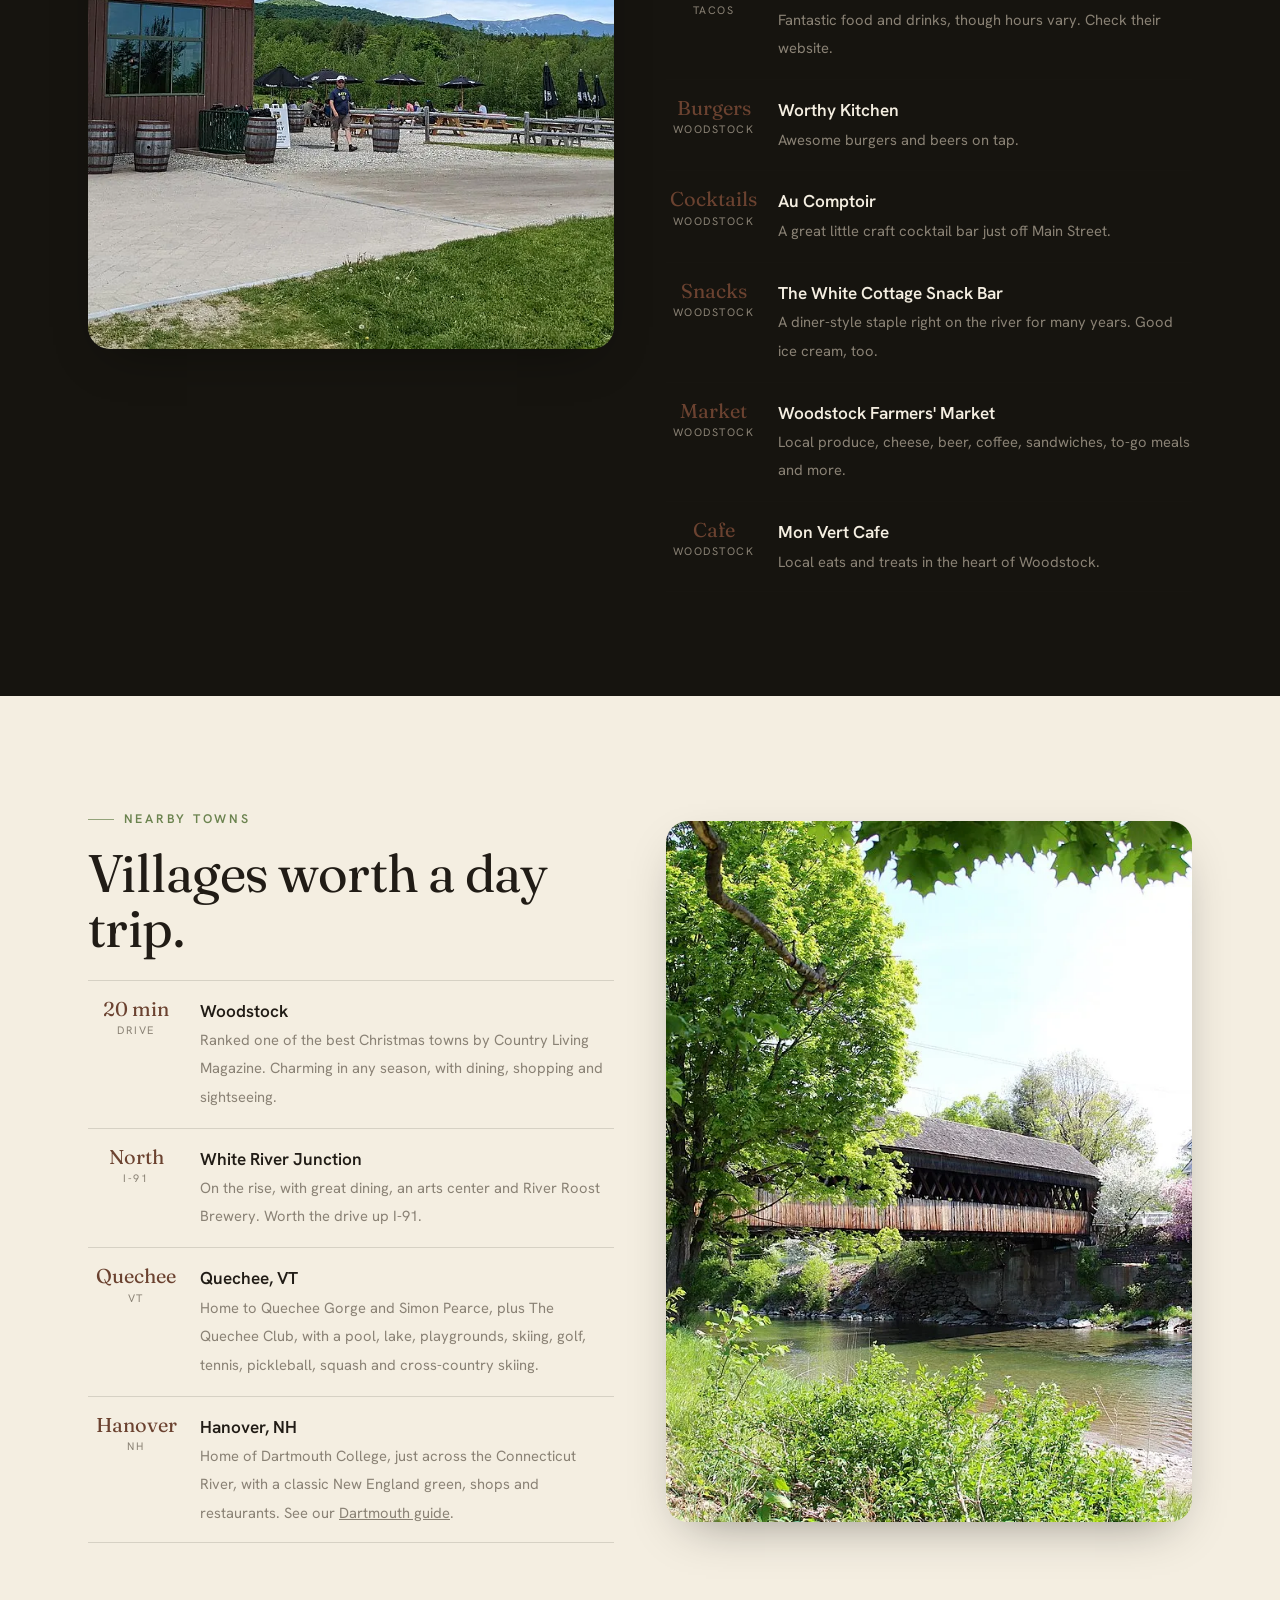
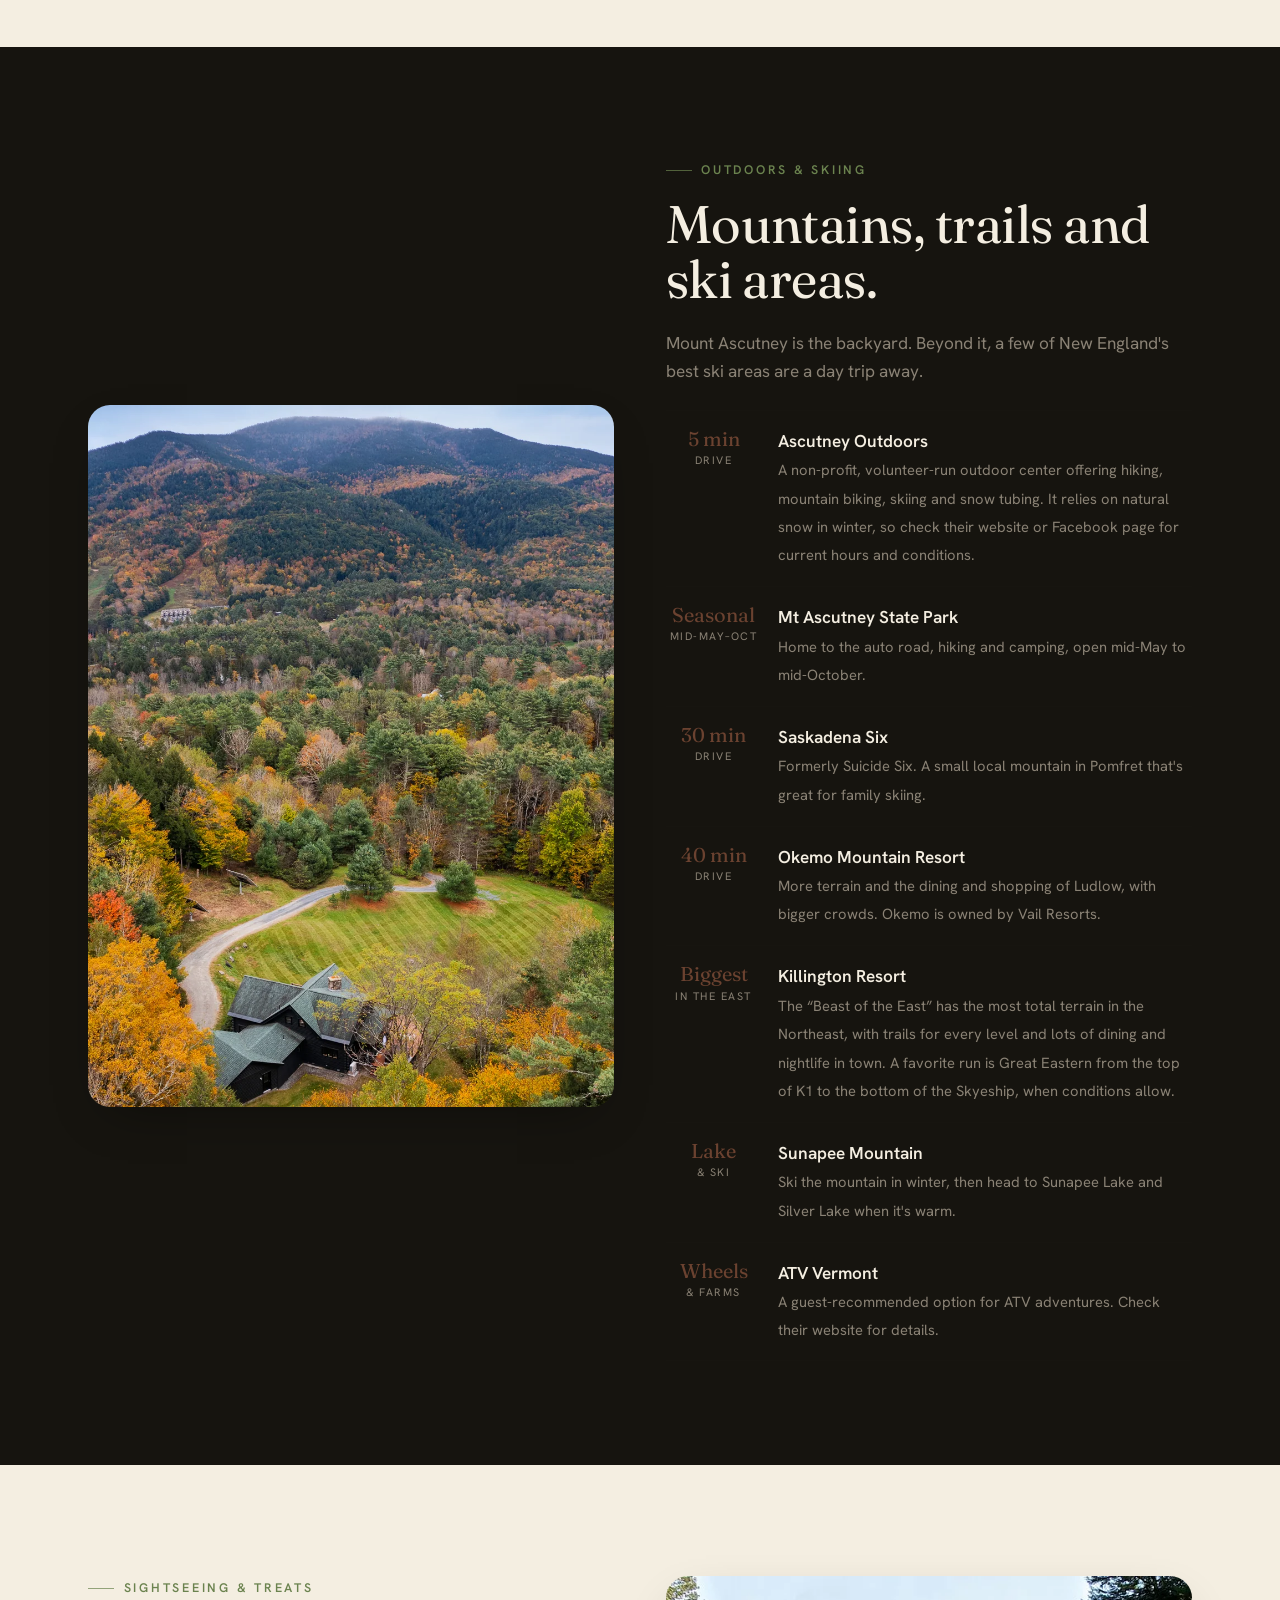
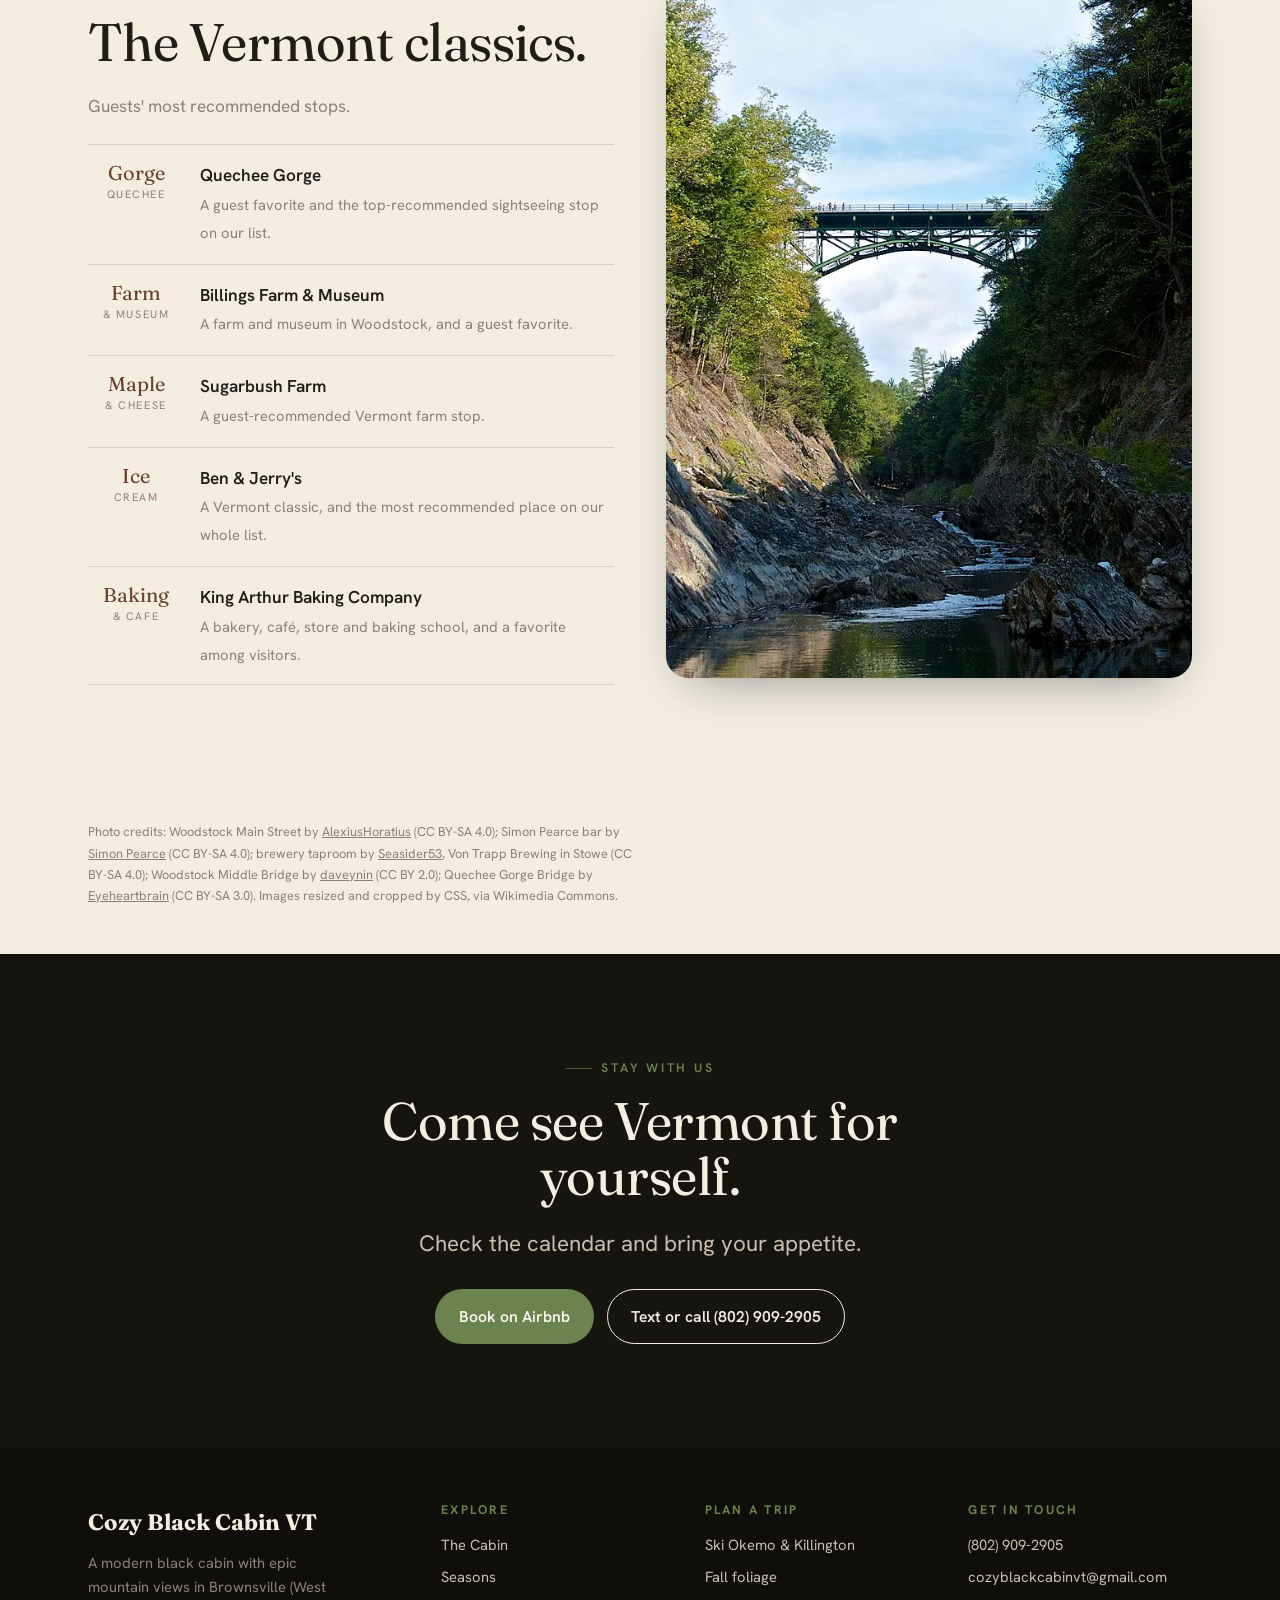
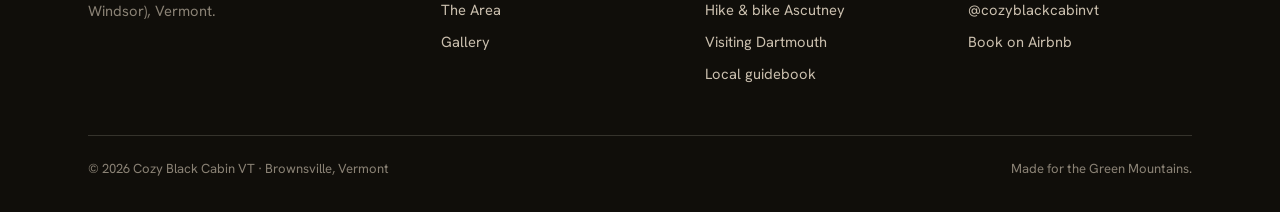
<file: brownsville-vermont-guidebook.html>
<!doctype html>
<html lang="en">
<head>
<link rel="icon" href="/favicon.svg" type="image/svg+xml">
<link rel="icon" href="/favicon.ico" sizes="48x48">
<link rel="apple-touch-icon" href="/apple-touch-icon.png">
<meta charset="utf-8">
<meta name="viewport" content="width=device-width, initial-scale=1, viewport-fit=cover">
<title>Brownsville &amp; Woodstock VT Guidebook: Restaurants, Skiing &amp; Things to Do | Cozy Black Cabin VT</title>
<meta name="description" content="A local guide to the Brownsville, Woodstock and Ascutney area of Vermont: where to eat, craft breweries, ski areas, hiking and sightseeing, from the hosts of Cozy Black Cabin VT.">
<link rel="canonical" href="https://cozyblackcabinvt.com/brownsville-vermont-guidebook">
<meta name="robots" content="max-image-preview:large">

<!-- Open Graph -->
<meta property="og:type" content="website">
<meta property="og:title" content="Brownsville &amp; Woodstock VT Guidebook — Cozy Black Cabin VT">
<meta property="og:description" content="Where to eat, ski, hike and explore near Woodstock and Mount Ascutney, picked by local Superhosts.">
<meta property="og:url" content="https://cozyblackcabinvt.com/brownsville-vermont-guidebook">
<meta property="og:image" content="https://cozyblackcabinvt.com/assets/photos/guidebook-hero.webp">
<meta name="twitter:card" content="summary_large_image">

<!-- Fonts -->
<link rel="preconnect" href="https://fonts.googleapis.com">
<link rel="preconnect" href="https://fonts.gstatic.com" crossorigin>
<link href="https://fonts.googleapis.com/css2?family=Fraunces:opsz,wght@9..144,400;9..144,500;9..144,600&family=Hanken+Grotesk:wght@400;500;600;700&display=swap" rel="stylesheet">

<link rel="stylesheet" href="styles.css">

<!-- Breadcrumb structured data -->
<script type="application/ld+json">
{"@context":"https://schema.org","@type":"BreadcrumbList","itemListElement":[
{"@type":"ListItem","position":1,"name":"Cozy Black Cabin VT","item":"https://cozyblackcabinvt.com/"},
{"@type":"ListItem","position":2,"name":"Local guidebook","item":"https://cozyblackcabinvt.com/brownsville-vermont-guidebook"}]}
</script>
<script type="application/ld+json">
{"@context": "https://schema.org", "@type": "FAQPage", "mainEntity": [{"@type": "Question", "name": "What are the best restaurants near Brownsville, Vermont?", "acceptedAnswer": {"@type": "Answer", "text": "Local favorites include Brownsville Butcher & Pantry and The Hartland Diner for breakfast, Simon Pearce and Skunk Hollow Tavern for dinner, and Windsor Station for pizza in an old train station. Reserve ahead at the popular spots."}}, {"@type": "Question", "name": "What ski areas are near the cabin?", "acceptedAnswer": {"@type": "Answer", "text": "Ascutney Outdoors is about 5 minutes away. Saskadena Six is about 30 minutes away, Okemo about 40 minutes, and Killington is the largest ski area in the Northeast."}}, {"@type": "Question", "name": "Is Woodstock, Vermont close to Brownsville?", "acceptedAnswer": {"@type": "Answer", "text": "Yes. Woodstock is roughly a 20-minute drive and has restaurants, shopping and sightseeing, including Billings Farm & Museum."}}]}
</script>
<!-- Google tag (gtag.js) -->
<script async src="https://www.googletagmanager.com/gtag/js?id=G-327LSPJN3G"></script>
<script>
  window.dataLayer = window.dataLayer || [];
  function gtag(){dataLayer.push(arguments);}
  gtag('js', new Date());

  gtag('config', 'G-327LSPJN3G');
</script>
</head>
<body>

<!-- ============ HEADER ============ -->
<header class="site-header">
  <div class="wrap nav">
    <a class="brand" href="/" aria-label="Cozy Black Cabin VT home">
      <svg class="mark" viewBox="0 0 32 32" fill="none" aria-hidden="true">
        <path d="M16 3 4 13v16h24V13L16 3Z" fill="#1F3D2B" class="mark-stroke" stroke-width="1.6" stroke-linejoin="round"/>
        <rect x="13.5" y="20" width="5" height="9" class="mark-fill"/>
        <path d="M4 13 16 3l12 10" stroke="#fff" stroke-width="1.4" stroke-linecap="round"/>
      </svg>
      <span style="display:flex;flex-direction:column">
        <b>Cozy Black Cabin</b>
        <span>West Windsor · Vermont</span>
      </span>
    </a>
    <nav>
      <ul class="nav-links" id="navLinks">
        <li><a href="/#cabin">The Cabin</a></li>
        <li><a href="/#seasons">Seasons</a></li>
        <li><a href="/#area">The Area</a></li>
        <li><a href="/#gallery">Gallery</a></li>
        <li><a href="/#reviews">Reviews</a></li>
      </ul>
    </nav>
    <div class="nav-cta">
      <a class="btn btn-primary" href="https://www.airbnb.com/rooms/997108580786041441" target="_blank" rel="noopener">Book on Airbnb</a>
      <button class="nav-toggle" id="navToggle" aria-label="Menu" aria-expanded="false">
        <svg width="24" height="24" viewBox="0 0 24 24" fill="none" stroke="currentColor" stroke-width="2"><path d="M3 6h18M3 12h18M3 18h18"/></svg>
      </button>
    </div>
  </div>
</header>

<!-- ============ HERO ============ -->
<section class="hero">
  <img class="hero-img" src="/assets/photos/guidebook-hero.webp" fetchpriority="high" alt="Main Street in downtown Woodstock, Vermont">
  <div class="wrap">
    <span class="hero-tag"><span class="dot"></span> Local guidebook &middot; Brownsville, Vermont</span>
    <h1>A local guide to Brownsville &amp; the Woodstock area.</h1>
    <p class="lede">Restaurants, breweries, ski areas, trails and sightseeing, hand-picked by your hosts Collin and Donna. Everything here is within an easy drive of the cabin.</p>
    <div class="hero-actions">
      <a class="btn btn-primary" href="https://www.airbnb.com/rooms/997108580786041441" target="_blank" rel="noopener">Check dates</a>
      <a class="btn btn-ghost btn-arrow" href="#eat">Start with food</a>
    </div>
  </div>
</section>

<!-- ============ AT A GLANCE ============ -->
<section class="at-a-glance" aria-label="Guidebook sections">
  <ul class="wrap">
    <li><a href="#eat"><b>Eat</b> &amp; drink</a></li>
    <li><a href="#towns"><b>Towns</b></a></li>
    <li><a href="#outdoors"><b>Skiing</b> &amp; trails</a></li>
    <li><a href="#sights"><b>Sights</b></a></li>
  </ul>
</section>

<section id="eat">
  <div class="wrap split">
    <div class="reveal">
      <span class="eyebrow">Eat &amp; drink</span>
      <h2>Where we eat near the cabin.</h2>
      <p class="stone">Our favorites within about 30 minutes of the property. Popular spots fill up, so reserve ahead when you can.</p>
      <ul class="area-list">
        <li><span class="dist">Breakfast<small>&amp; cafe</small></span><div><strong>Brownsville Butcher &amp; Pantry</strong><span>Great breakfast and cafe food, plus a grocery of local produce and meat. It gets busy around 10&ndash;10:30am and breakfast stops at 10:45, so beat the rush. Hours vary by season.</span></div></li>
        <li><span class="dist">Breakfast<small>worth the wait</small></span><div><strong>The Hartland Diner</strong><span>Our favorite breakfast spot. It's a small space and you usually wait for a table, but it's worth it.</span></div></li>
        <li><span class="dist">Dinner<small>reserve</small></span><div><strong>Simon Pearce</strong><span>A restaurant inside a glassblowing mill, with an Ottauquechee River view and a retail shop next door. Book reservations early.</span></div></li>
        <li><span class="dist">Fine<small>dining</small></span><div><strong>Mangalitsa &amp; Sant&eacute;</strong><span>Mangalitsa is a favorite for fine dining, with amazing food and service. Sant&eacute; has the same owner and a rotating menu of locally grown, locally sourced food.</span></div></li>
        <li><span class="dist">Pizza<small>&amp; pub</small></span><div><strong>Windsor Station</strong><span>A local staple in an old train station. Reserve ahead, especially on weekends. Be there around 5:30&ndash;6pm to feel the Amtrak Vermonter rumble past. For takeout, order ahead online.</span></div></li>
        <li><span class="dist">Pizza<small>&amp; arcade</small></span><div><strong>Pizza Chef Windsor</strong><span>Over 20 years in Windsor, with a dive-bar corner, an arcade for kids and trivia every Thursday at 6pm.</span></div></li>
        <li><span class="dist">Diner<small>&amp; ice cream</small></span><div><strong>Frazer's Place</strong><span>A former A&amp;W, now a family-owned diner serving classic diner food, plus ice cream in summer.</span></div></li>
      </ul>
    </div>
    <div class="area-figure reveal">
      <img loading="lazy" decoding="async" src="/assets/photos/guidebook-eat.webp" alt="The bar at Simon Pearce Restaurant in Quechee, Vermont">
    </div>
  </div>
</section>
<section class="seasons" id="drink">
  <div class="wrap split">
    <div class="area-figure reveal">
      <img loading="lazy" decoding="async" src="/assets/photos/guidebook-brewery.webp" alt="Outdoor seating at a Vermont craft brewery taproom with mountains in the distance">
    </div>
    <div class="reveal">
      <span class="eyebrow">Breweries, taverns &amp; Woodstock</span>
      <h2>Beer, burgers and a pretty main street.</h2>
      <p class="stone">More places our guests love, from craft breweries to Woodstock's village restaurants.</p>
      <ul class="area-list">
        <li><span class="dist">Brewery<small>Windsor</small></span><div><strong>Harpoon Brewery Taproom &amp; Beer Garden</strong><span>Craft beer and bar food, with a big outdoor area in warm months (lawn games, a playground, live music). The plaza also has the Path of Life Sculpture Garden.</span></div></li>
        <li><span class="dist">Dinner<small>reserve</small></span><div><strong>Skunk Hollow Tavern</strong><span>A tiny 1700s inn run by the chef and the bartender. Strong drinks, delicious food, and it books up fast. Call ahead and leave a message to reserve.</span></div></li>
        <li><span class="dist">Taproom<small>tacos</small></span><div><strong>Trail Break Taps + Tacos</strong><span>Fantastic food and drinks, though hours vary. Check their website.</span></div></li>
        <li><span class="dist">Burgers<small>Woodstock</small></span><div><strong>Worthy Kitchen</strong><span>Awesome burgers and beers on tap.</span></div></li>
        <li><span class="dist">Cocktails<small>Woodstock</small></span><div><strong>Au Comptoir</strong><span>A great little craft cocktail bar just off Main Street.</span></div></li>
        <li><span class="dist">Snacks<small>Woodstock</small></span><div><strong>The White Cottage Snack Bar</strong><span>A diner-style staple right on the river for many years. Good ice cream, too.</span></div></li>
        <li><span class="dist">Market<small>Woodstock</small></span><div><strong>Woodstock Farmers' Market</strong><span>Local produce, cheese, beer, coffee, sandwiches, to-go meals and more.</span></div></li>
        <li><span class="dist">Cafe<small>Woodstock</small></span><div><strong>Mon Vert Cafe</strong><span>Local eats and treats in the heart of Woodstock.</span></div></li>
      </ul>
    </div>
  </div>
</section>
<section id="towns">
  <div class="wrap split">
    <div class="reveal">
      <span class="eyebrow">Nearby towns</span>
      <h2>Villages worth a day trip.</h2>
      <p class="stone"></p>
      <ul class="area-list">
        <li><span class="dist">20 min<small>drive</small></span><div><strong>Woodstock</strong><span>Ranked one of the best Christmas towns by Country Living Magazine. Charming in any season, with dining, shopping and sightseeing.</span></div></li>
        <li><span class="dist">North<small>I-91</small></span><div><strong>White River Junction</strong><span>On the rise, with great dining, an arts center and River Roost Brewery. Worth the drive up I-91.</span></div></li>
        <li><span class="dist">Quechee<small>VT</small></span><div><strong>Quechee, VT</strong><span>Home to Quechee Gorge and Simon Pearce, plus The Quechee Club, with a pool, lake, playgrounds, skiing, golf, tennis, pickleball, squash and cross-country skiing.</span></div></li>
        <li><span class="dist">Hanover<small>NH</small></span><div><strong>Hanover, NH</strong><span>Home of Dartmouth College, just across the Connecticut River, with a classic New England green, shops and restaurants. See our <a href="/dartmouth-lodging-cabin">Dartmouth guide</a>.</span></div></li>
      </ul>
    </div>
    <div class="area-figure reveal">
      <img loading="lazy" decoding="async" src="/assets/photos/guidebook-towns.webp" alt="The covered Middle Bridge over the Ottauquechee River in Woodstock, Vermont">
    </div>
  </div>
</section>
<section class="seasons" id="outdoors">
  <div class="wrap split">
    <div class="area-figure reveal">
      <img loading="lazy" decoding="async" src="/assets/photos/cabin-01.webp" alt="Mount Ascutney rising above the cabin and surrounding fall foliage">
    </div>
    <div class="reveal">
      <span class="eyebrow">Outdoors &amp; skiing</span>
      <h2>Mountains, trails and ski areas.</h2>
      <p class="stone">Mount Ascutney is the backyard. Beyond it, a few of New England's best ski areas are a day trip away.</p>
      <ul class="area-list">
        <li><span class="dist">5 min<small>drive</small></span><div><strong>Ascutney Outdoors</strong><span>A non-profit, volunteer-run outdoor center offering hiking, mountain biking, skiing and snow tubing. It relies on natural snow in winter, so check their website or Facebook page for current hours and conditions.</span></div></li>
        <li><span class="dist">Seasonal<small>mid-May&ndash;Oct</small></span><div><strong>Mt Ascutney State Park</strong><span>Home to the auto road, hiking and camping, open mid-May to mid-October.</span></div></li>
        <li><span class="dist">30 min<small>drive</small></span><div><strong>Saskadena Six</strong><span>Formerly Suicide Six. A small local mountain in Pomfret that's great for family skiing.</span></div></li>
        <li><span class="dist">40 min<small>drive</small></span><div><strong>Okemo Mountain Resort</strong><span>More terrain and the dining and shopping of Ludlow, with bigger crowds. Okemo is owned by Vail Resorts.</span></div></li>
        <li><span class="dist">Biggest<small>in the East</small></span><div><strong>Killington Resort</strong><span>The &ldquo;Beast of the East&rdquo; has the most total terrain in the Northeast, with trails for every level and lots of dining and nightlife in town. A favorite run is Great Eastern from the top of K1 to the bottom of the Skyeship, when conditions allow.</span></div></li>
        <li><span class="dist">Lake<small>&amp; ski</small></span><div><strong>Sunapee Mountain</strong><span>Ski the mountain in winter, then head to Sunapee Lake and Silver Lake when it's warm.</span></div></li>
        <li><span class="dist">Wheels<small>&amp; farms</small></span><div><strong>ATV Vermont</strong><span>A guest-recommended option for ATV adventures. Check their website for details.</span></div></li>
      </ul>
    </div>
  </div>
</section>
<section id="sights">
  <div class="wrap split">
    <div class="reveal">
      <span class="eyebrow">Sightseeing &amp; treats</span>
      <h2>The Vermont classics.</h2>
      <p class="stone">Guests' most recommended stops.</p>
      <ul class="area-list">
        <li><span class="dist">Gorge<small>Quechee</small></span><div><strong>Quechee Gorge</strong><span>A guest favorite and the top-recommended sightseeing stop on our list.</span></div></li>
        <li><span class="dist">Farm<small>&amp; museum</small></span><div><strong>Billings Farm &amp; Museum</strong><span>A farm and museum in Woodstock, and a guest favorite.</span></div></li>
        <li><span class="dist">Maple<small>&amp; cheese</small></span><div><strong>Sugarbush Farm</strong><span>A guest-recommended Vermont farm stop.</span></div></li>
        <li><span class="dist">Ice<small>cream</small></span><div><strong>Ben &amp; Jerry's</strong><span>A Vermont classic, and the most recommended place on our whole list.</span></div></li>
        <li><span class="dist">Baking<small>&amp; cafe</small></span><div><strong>King Arthur Baking Company</strong><span>A bakery, caf&eacute;, store and baking school, and a favorite among visitors.</span></div></li>
      </ul>
    </div>
    <div class="area-figure reveal">
      <img loading="lazy" decoding="async" src="/assets/photos/guidebook-sights.webp" alt="The Quechee Gorge bridge spanning the gorge in Vermont">
    </div>
  </div>
</section>
<section style="padding-block:2rem">
  <div class="wrap"><p class="stone" style="font-size:.8rem;max-width:80ch">Photo credits: Woodstock Main Street by <a href="https://commons.wikimedia.org/wiki/File:Downtown_Woodstock_Vermont_5.JPG">AlexiusHoratius</a> (CC BY-SA 4.0); Simon Pearce bar by <a href="https://commons.wikimedia.org/wiki/File:Simon_Pearce_Restaurant_%26_Bar_in_Quechee,_Vermont.jpg">Simon Pearce</a> (CC BY-SA 4.0); brewery taproom by <a href="https://commons.wikimedia.org/wiki/File:Von_Trapp_Brewing_2.jpg">Seasider53</a>, Von Trapp Brewing in Stowe (CC BY-SA 4.0); Woodstock Middle Bridge by <a href="https://commons.wikimedia.org/wiki/File:Daveynin_-_Woodstock_Middle_Bridge.jpg">daveynin</a> (CC BY 2.0); Quechee Gorge Bridge by <a href="https://commons.wikimedia.org/wiki/File:Quechee_Gorge_Bridge.jpg">Eyeheartbrain</a> (CC BY-SA 3.0). Images resized and cropped by CSS, via Wikimedia Commons.</p></div>
</section>

<!-- ============ CTA BAND ============ -->
<section class="cta-band">
  <div class="wrap inner">
    <span class="eyebrow" style="justify-content:center;display:flex">Stay with us</span>
    <h2>Come see Vermont for yourself.</h2>
    <p class="lede stone" style="color:#cabfae">Check the calendar and bring your appetite.</p>
    <div class="hero-actions">
      <a class="btn btn-primary" href="https://www.airbnb.com/rooms/997108580786041441" target="_blank" rel="noopener">Book on Airbnb</a>
      <a class="btn btn-ghost" href="tel:+18029092905">Text or call (802) 909-2905</a>
    </div>
  </div>
</section>

<!-- ============ FOOTER ============ -->
<footer class="site-footer">
  <div class="wrap">
    <div class="footer-grid">
      <div class="footer-brand">
        <b>Cozy Black Cabin VT</b>
        <p class="stone" style="margin-top:.6rem;max-width:34ch">A modern black cabin with epic mountain views in Brownsville (West Windsor), Vermont.</p>
      </div>
      <div>
        <h4>Explore</h4>
        <a href="/#cabin">The Cabin</a>
        <a href="/#seasons">Seasons</a>
        <a href="/#area">The Area</a>
        <a href="gallery.html">Gallery</a>
      </div>
      <div>
        <h4>Plan a trip</h4>
        <a href="/okemo-killington-ski-cabin">Ski Okemo &amp; Killington</a>
        <a href="/vermont-fall-foliage-cabin">Fall foliage</a>
        <a href="/mount-ascutney-hiking-biking-cabin">Hike &amp; bike Ascutney</a>
        <a href="/dartmouth-lodging-cabin">Visiting Dartmouth</a>
        <a href="/brownsville-vermont-guidebook">Local guidebook</a>
      </div>
      <div>
        <h4>Get in touch</h4>
        <a href="tel:+18029092905">(802) 909-2905</a>
        <a href="mailto:cozyblackcabinvt@gmail.com">cozyblackcabinvt@gmail.com</a>
        <a href="https://www.instagram.com/cozyblackcabinvt" target="_blank" rel="noopener">@cozyblackcabinvt</a>
        <a href="https://www.airbnb.com/rooms/997108580786041441" target="_blank" rel="noopener">Book on Airbnb</a>
      </div>
    </div>
    <div class="footer-bottom">
      <span>© <span id="year"></span> Cozy Black Cabin VT · Brownsville, Vermont</span>
      <span>Made for the Green Mountains.</span>
    </div>
  </div>
</footer>

<script src="main.js"></script>
</body>
</html>
</file>
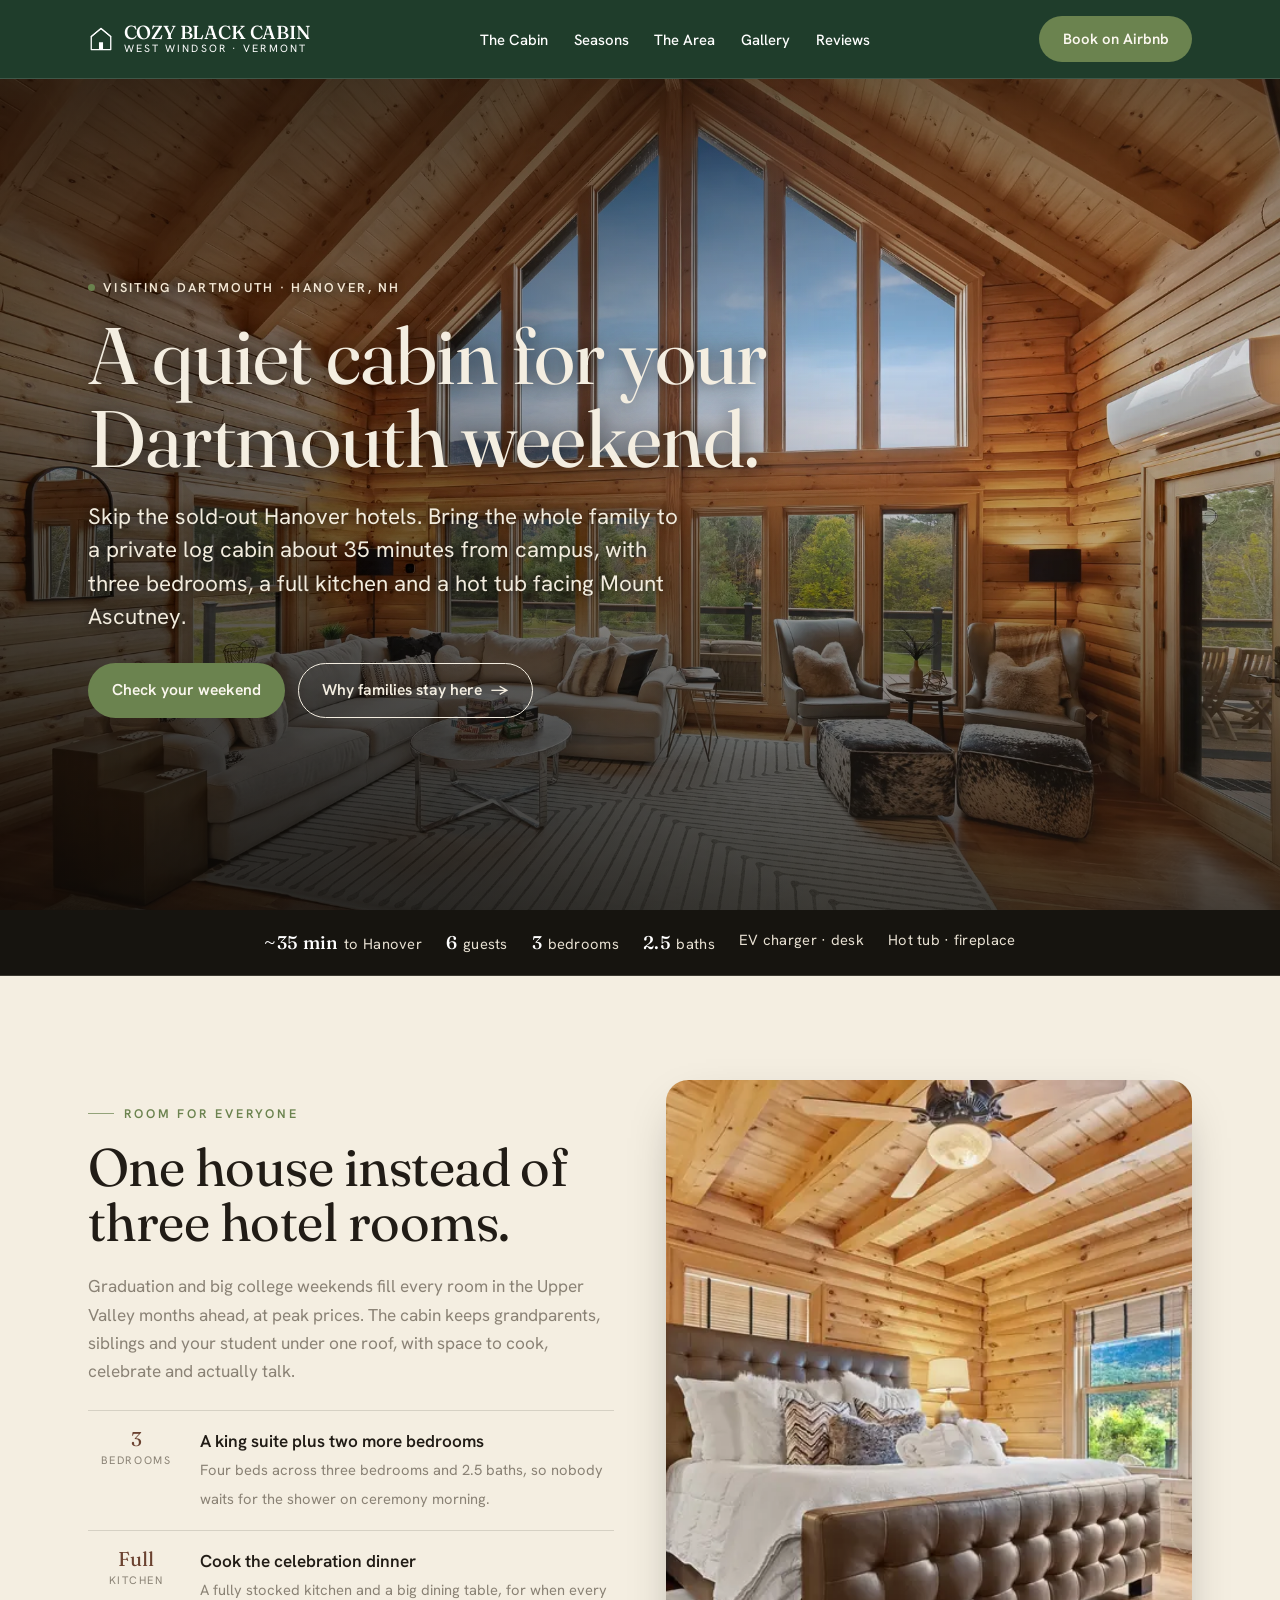
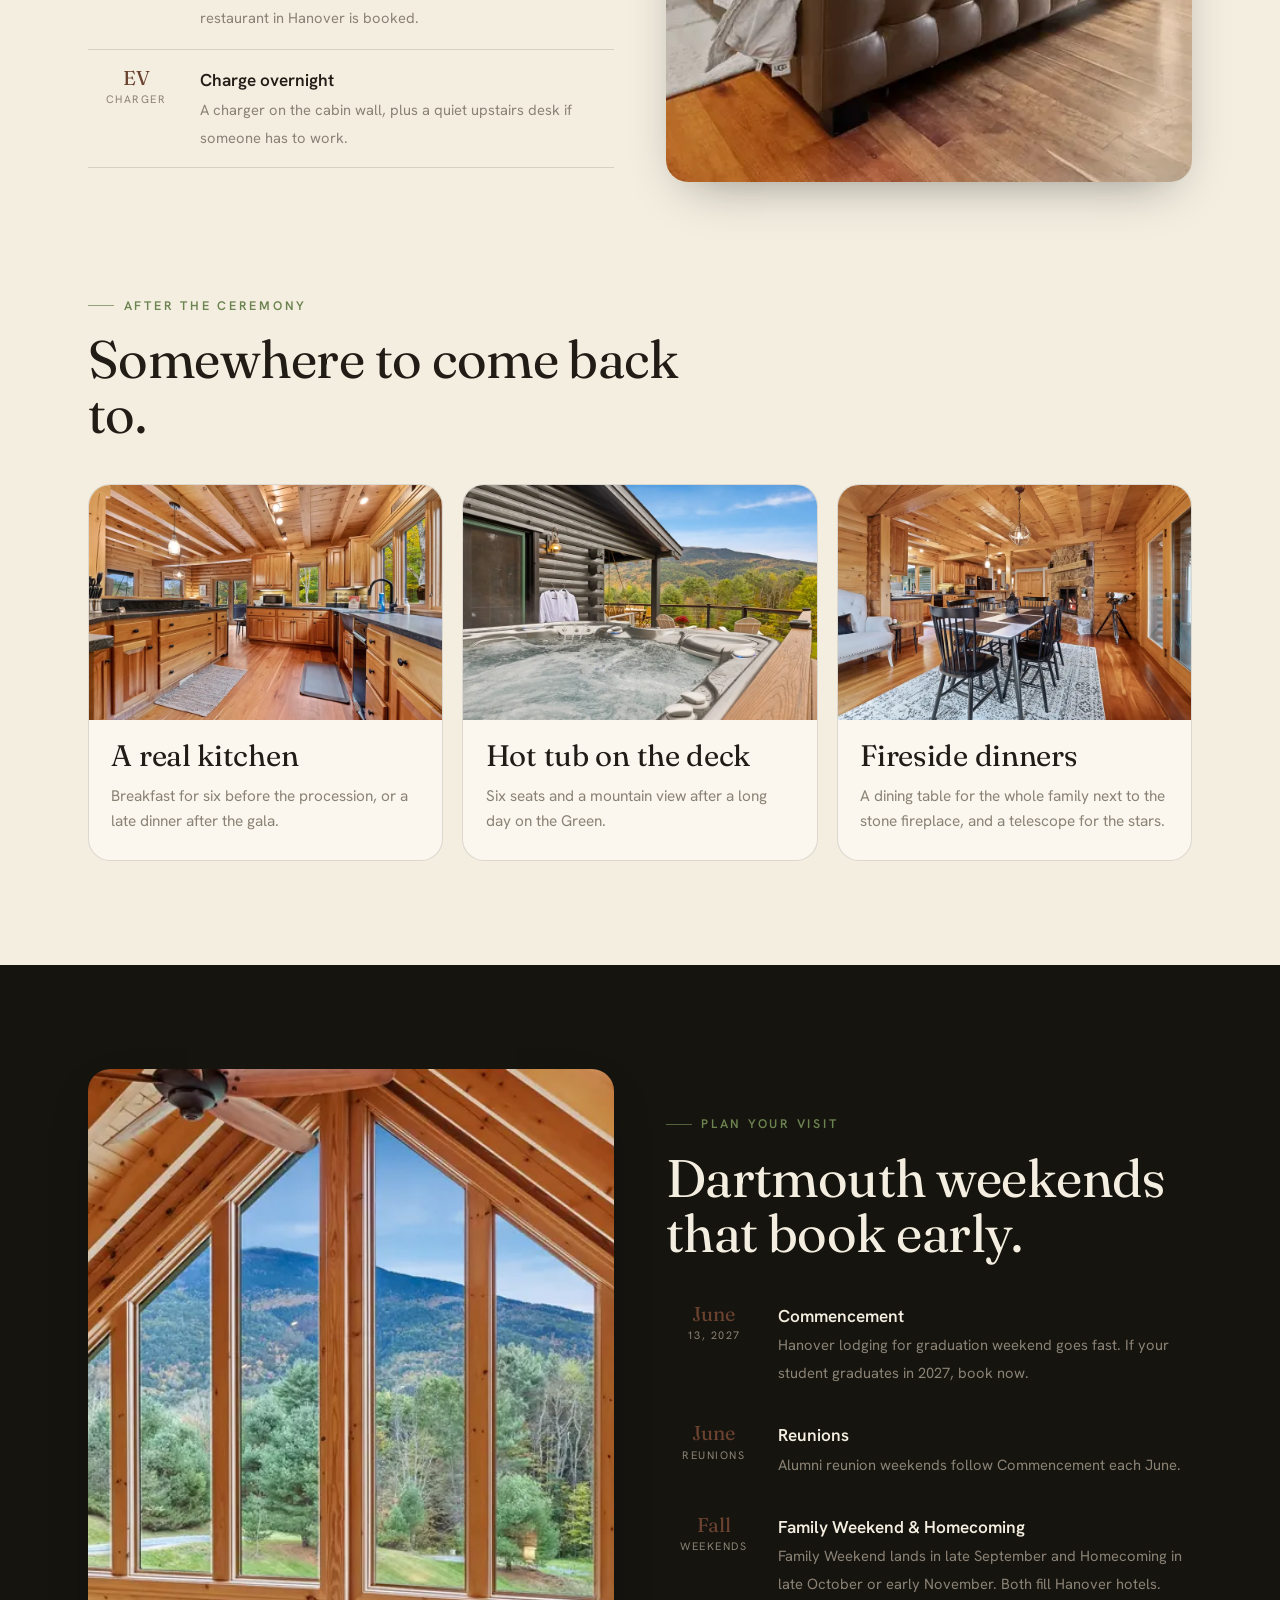
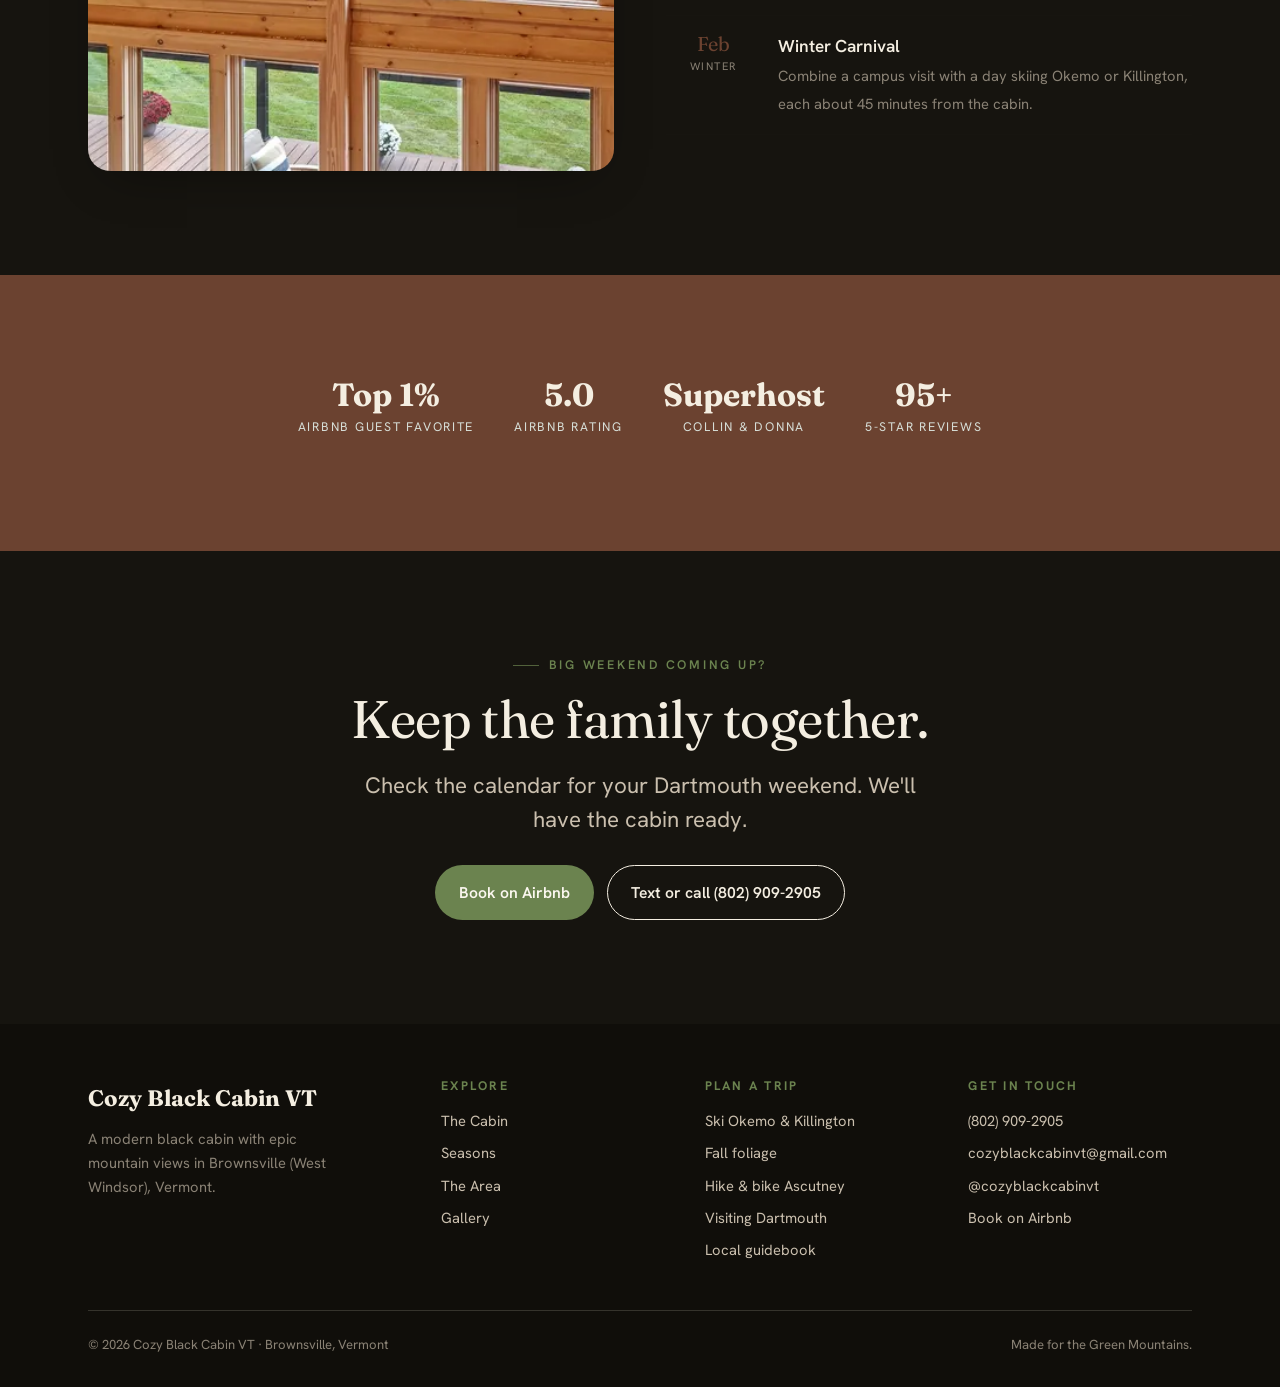
<file: dartmouth-lodging-cabin.html>
<!doctype html>
<html lang="en">
<head>
<link rel="icon" href="/favicon.svg" type="image/svg+xml">
<link rel="icon" href="/favicon.ico" sizes="48x48">
<link rel="apple-touch-icon" href="/apple-touch-icon.png">
<meta charset="utf-8">
<meta name="viewport" content="width=device-width, initial-scale=1, viewport-fit=cover">
<title>Cabin Rental near Dartmouth &amp; Hanover, NH | Cozy Black Cabin VT</title>
<meta name="description" content="A private Vermont cabin about 35 minutes from Dartmouth. Sleeps 6 in 3 bedrooms with a hot tub, fireplace and EV charger. Ideal for Commencement, Family Weekend and Homecoming.">
<link rel="canonical" href="https://cozyblackcabinvt.com/dartmouth-lodging-cabin">
<meta name="robots" content="max-image-preview:large">

<!-- Open Graph -->
<meta property="og:type" content="website">
<meta property="og:title" content="Stay near Dartmouth — Cozy Black Cabin VT">
<meta property="og:description" content="Room for the whole family about 35 minutes from Hanover. Sleeps 6, hot tub, fireplace, EV charger.">
<meta property="og:url" content="https://cozyblackcabinvt.com/dartmouth-lodging-cabin">
<meta property="og:image" content="https://cozyblackcabinvt.com/assets/photos/cabin-52.webp">
<meta name="twitter:card" content="summary_large_image">

<!-- Fonts -->
<link rel="preconnect" href="https://fonts.googleapis.com">
<link rel="preconnect" href="https://fonts.gstatic.com" crossorigin>
<link href="https://fonts.googleapis.com/css2?family=Fraunces:opsz,wght@9..144,400;9..144,500;9..144,600&family=Hanken+Grotesk:wght@400;500;600;700&display=swap" rel="stylesheet">

<link rel="stylesheet" href="styles.css">

<!-- Breadcrumb structured data -->
<script type="application/ld+json">
{"@context":"https://schema.org","@type":"BreadcrumbList","itemListElement":[
{"@type":"ListItem","position":1,"name":"Cozy Black Cabin VT","item":"https://cozyblackcabinvt.com/"},
{"@type":"ListItem","position":2,"name":"Stay near Dartmouth","item":"https://cozyblackcabinvt.com/dartmouth-lodging-cabin"}]}
</script>
<script type="application/ld+json">
{"@context": "https://schema.org", "@type": "FAQPage", "mainEntity": [{"@type": "Question", "name": "How far is the cabin from Dartmouth?", "acceptedAnswer": {"@type": "Answer", "text": "The cabin is in Brownsville, Vermont, about a 35-minute drive from the Dartmouth campus in Hanover, NH."}}, {"@type": "Question", "name": "How many people does the cabin sleep?", "acceptedAnswer": {"@type": "Answer", "text": "Up to 6 guests in 3 bedrooms with 4 beds and 2.5 baths."}}]}
</script>
<!-- Google tag (gtag.js) -->
<script async src="https://www.googletagmanager.com/gtag/js?id=G-327LSPJN3G"></script>
<script>
  window.dataLayer = window.dataLayer || [];
  function gtag(){dataLayer.push(arguments);}
  gtag('js', new Date());

  gtag('config', 'G-327LSPJN3G');
</script>
</head>
<body>

<!-- ============ HEADER ============ -->
<header class="site-header">
  <div class="wrap nav">
    <a class="brand" href="/" aria-label="Cozy Black Cabin VT home">
      <svg class="mark" viewBox="0 0 32 32" fill="none" aria-hidden="true">
        <path d="M16 3 4 13v16h24V13L16 3Z" fill="#1F3D2B" class="mark-stroke" stroke-width="1.6" stroke-linejoin="round"/>
        <rect x="13.5" y="20" width="5" height="9" class="mark-fill"/>
        <path d="M4 13 16 3l12 10" stroke="#fff" stroke-width="1.4" stroke-linecap="round"/>
      </svg>
      <span style="display:flex;flex-direction:column">
        <b>Cozy Black Cabin</b>
        <span>West Windsor · Vermont</span>
      </span>
    </a>
    <nav>
      <ul class="nav-links" id="navLinks">
        <li><a href="/#cabin">The Cabin</a></li>
        <li><a href="/#seasons">Seasons</a></li>
        <li><a href="/#area">The Area</a></li>
        <li><a href="/#gallery">Gallery</a></li>
        <li><a href="/#reviews">Reviews</a></li>
      </ul>
    </nav>
    <div class="nav-cta">
      <a class="btn btn-primary" href="https://www.airbnb.com/rooms/997108580786041441" target="_blank" rel="noopener">Book on Airbnb</a>
      <button class="nav-toggle" id="navToggle" aria-label="Menu" aria-expanded="false">
        <svg width="24" height="24" viewBox="0 0 24 24" fill="none" stroke="currentColor" stroke-width="2"><path d="M3 6h18M3 12h18M3 18h18"/></svg>
      </button>
    </div>
  </div>
</header>

<!-- ============ HERO ============ -->
<section class="hero">
  <img class="hero-img" src="/assets/photos/cabin-52.webp" fetchpriority="high" alt="Great room beneath the wall of A-frame windows" width="1900" height="1267" srcset="/assets/photos/w900/cabin-52.webp 900w, /assets/photos/cabin-52.webp 1900w" sizes="100vw">
  <div class="wrap">
    <span class="hero-tag"><span class="dot"></span> Visiting Dartmouth · Hanover, NH</span>
    <h1>A quiet cabin for your Dartmouth weekend.</h1>
    <p class="lede">Skip the sold-out Hanover hotels. Bring the whole family to a private log cabin about 35 minutes from campus, with three bedrooms, a full kitchen and a hot tub facing Mount Ascutney.</p>
    <div class="hero-actions">
      <a class="btn btn-primary" href="https://www.airbnb.com/rooms/997108580786041441" target="_blank" rel="noopener">Check your weekend</a>
      <a class="btn btn-ghost btn-arrow" href="#why">Why families stay here</a>
    </div>
  </div>
</section>

<!-- ============ AT A GLANCE ============ -->
<section class="at-a-glance" aria-label="The cabin at a glance">
  <ul class="wrap">
    <li><b>~35 min</b> to Hanover</li>
    <li><b>6</b> guests</li>
    <li><b>3</b> bedrooms</li>
    <li><b>2.5</b> baths</li>
    <li>EV charger · desk</li>
    <li>Hot tub · fireplace</li>
  </ul>
</section>

<!-- ============ SECTION 1 ============ -->
<section id="why">
  <div class="wrap split">
    <div class="reveal">
      <span class="eyebrow">Room for everyone</span>
      <h2>One house instead of three hotel rooms.</h2>
      <p class="stone">Graduation and big college weekends fill every room in the Upper Valley months ahead, at peak prices. The cabin keeps grandparents, siblings and your student under one roof, with space to cook, celebrate and actually talk.</p>
      <ul class="area-list">
        <li><span class="dist">3<small>bedrooms</small></span><div><strong>A king suite plus two more bedrooms</strong><span>Four beds across three bedrooms and 2.5 baths, so nobody waits for the shower on ceremony morning.</span></div></li>
        <li><span class="dist">Full<small>kitchen</small></span><div><strong>Cook the celebration dinner</strong><span>A fully stocked kitchen and a big dining table, for when every restaurant in Hanover is booked.</span></div></li>
        <li><span class="dist">EV<small>charger</small></span><div><strong>Charge overnight</strong><span>A charger on the cabin wall, plus a quiet upstairs desk if someone has to work.</span></div></li>
      </ul>
    </div>
    <div class="area-figure reveal">
      <img loading="lazy" decoding="async" src="/assets/photos/cabin-66.webp" alt="Primary bedroom with tufted king bed and a mountain-view window" width="1900" height="1267" srcset="/assets/photos/w900/cabin-66.webp 900w, /assets/photos/cabin-66.webp 1900w" sizes="(max-width: 900px) 100vw, 50vw">
    </div>
  </div>
</section>

<!-- ============ FEATURES ============ -->
<section style="padding-top:0">
  <div class="wrap">
    <span class="eyebrow">After the ceremony</span>
    <h2 style="max-width:18ch">Somewhere to come back to.</h2>
    <div class="features">
      <article class="feature reveal">
        <img loading="lazy" decoding="async" src="/assets/photos/cabin-38.webp" alt="Log cabin kitchen with wood cabinets and a farmhouse sink" width="1900" height="1267" srcset="/assets/photos/w900/cabin-38.webp 900w, /assets/photos/cabin-38.webp 1900w" sizes="(max-width: 900px) 100vw, 50vw">
        <div class="body"><h3>A real kitchen</h3><p>Breakfast for six before the procession, or a late dinner after the gala.</p></div>
      </article>
      <article class="feature reveal">
        <img loading="lazy" decoding="async" src="/assets/photos/cabin-31.webp" alt="Six-person hot tub with a view of Mount Ascutney" width="1900" height="1267" srcset="/assets/photos/w900/cabin-31.webp 900w, /assets/photos/cabin-31.webp 1900w" sizes="(max-width: 900px) 100vw, 50vw">
        <div class="body"><h3>Hot tub on the deck</h3><p>Six seats and a mountain view after a long day on the Green.</p></div>
      </article>
      <article class="feature reveal">
        <img loading="lazy" decoding="async" src="/assets/photos/cabin-46.webp" alt="Dining table with the stone fireplace and telescope beyond" width="1900" height="1267" srcset="/assets/photos/w900/cabin-46.webp 900w, /assets/photos/cabin-46.webp 1900w" sizes="(max-width: 900px) 100vw, 50vw">
        <div class="body"><h3>Fireside dinners</h3><p>A dining table for the whole family next to the stone fireplace, and a telescope for the stars.</p></div>
      </article>
    </div>
  </div>
</section>

<!-- ============ PLANNING ============ -->
<section class="seasons">
  <div class="wrap split">
    <div class="area-figure reveal">
      <img loading="lazy" decoding="async" src="/assets/photos/cabin-76.webp" alt="Upstairs A-frame window framing Mount Ascutney" width="1900" height="1267" srcset="/assets/photos/w900/cabin-76.webp 900w, /assets/photos/cabin-76.webp 1900w" sizes="(max-width: 900px) 100vw, 50vw">
    </div>
    <div class="reveal">
      <span class="eyebrow">Plan your visit</span>
      <h2>Dartmouth weekends that book early.</h2>
      <ul class="area-list">
        <li><span class="dist">June<small>13, 2027</small></span><div><strong>Commencement</strong><span>Hanover lodging for graduation weekend goes fast. If your student graduates in 2027, book now.</span></div></li>
        <li><span class="dist">June<small>reunions</small></span><div><strong>Reunions</strong><span>Alumni reunion weekends follow Commencement each June.</span></div></li>
        <li><span class="dist">Fall<small>weekends</small></span><div><strong>Family Weekend &amp; Homecoming</strong><span>Family Weekend lands in late September and Homecoming in late October or early November. Both fill Hanover hotels.</span></div></li>
        <li><span class="dist">Feb<small>winter</small></span><div><strong>Winter Carnival</strong><span>Combine a campus visit with a day skiing Okemo or Killington, each about 45 minutes from the cabin.</span></div></li>
      </ul>
    </div>
  </div>
</section>

<!-- ============ TRUST ============ -->
<section class="reviews" id="reviews">
  <div class="wrap">
    <div class="trust-row">
      <div class="item"><b>Top 1%</b><span>Airbnb Guest Favorite</span></div>
      <div class="item"><b>5.0</b><span>Airbnb rating</span></div>
      <div class="item"><b>Superhost</b><span>Collin &amp; Donna</span></div>
      <div class="item"><b>95+</b><span>5-star reviews</span></div>
    </div>
  </div>
</section>

<!-- ============ CTA BAND ============ -->
<section class="cta-band">
  <div class="wrap inner">
    <span class="eyebrow" style="justify-content:center;display:flex">Big weekend coming up?</span>
    <h2>Keep the family together.</h2>
    <p class="lede stone" style="color:#cabfae">Check the calendar for your Dartmouth weekend. We'll have the cabin ready.</p>
    <div class="hero-actions">
      <a class="btn btn-primary" href="https://www.airbnb.com/rooms/997108580786041441" target="_blank" rel="noopener">Book on Airbnb</a>
      <a class="btn btn-ghost" href="tel:+18029092905">Text or call (802) 909-2905</a>
    </div>
  </div>
</section>

<!-- ============ FOOTER ============ -->
<footer class="site-footer">
  <div class="wrap">
    <div class="footer-grid">
      <div class="footer-brand">
        <b>Cozy Black Cabin VT</b>
        <p class="stone" style="margin-top:.6rem;max-width:34ch">A modern black cabin with epic mountain views in Brownsville (West Windsor), Vermont.</p>
      </div>
      <div>
        <h4>Explore</h4>
        <a href="/#cabin">The Cabin</a>
        <a href="/#seasons">Seasons</a>
        <a href="/#area">The Area</a>
        <a href="gallery.html">Gallery</a>
      </div>
      <div>
        <h4>Plan a trip</h4>
        <a href="/okemo-killington-ski-cabin">Ski Okemo &amp; Killington</a>
        <a href="/vermont-fall-foliage-cabin">Fall foliage</a>
        <a href="/mount-ascutney-hiking-biking-cabin">Hike &amp; bike Ascutney</a>
        <a href="/dartmouth-lodging-cabin">Visiting Dartmouth</a>
        <a href="/brownsville-vermont-guidebook">Local guidebook</a>
      </div>
      <div>
        <h4>Get in touch</h4>
        <a href="tel:+18029092905">(802) 909-2905</a>
        <a href="mailto:cozyblackcabinvt@gmail.com">cozyblackcabinvt@gmail.com</a>
        <a href="https://www.instagram.com/cozyblackcabinvt" target="_blank" rel="noopener">@cozyblackcabinvt</a>
        <a href="https://www.airbnb.com/rooms/997108580786041441" target="_blank" rel="noopener">Book on Airbnb</a>
      </div>
    </div>
    <div class="footer-bottom">
      <span>© <span id="year"></span> Cozy Black Cabin VT · Brownsville, Vermont</span>
      <span>Made for the Green Mountains.</span>
    </div>
  </div>
</footer>

<script src="main.js"></script>
</body>
</html>
</file>
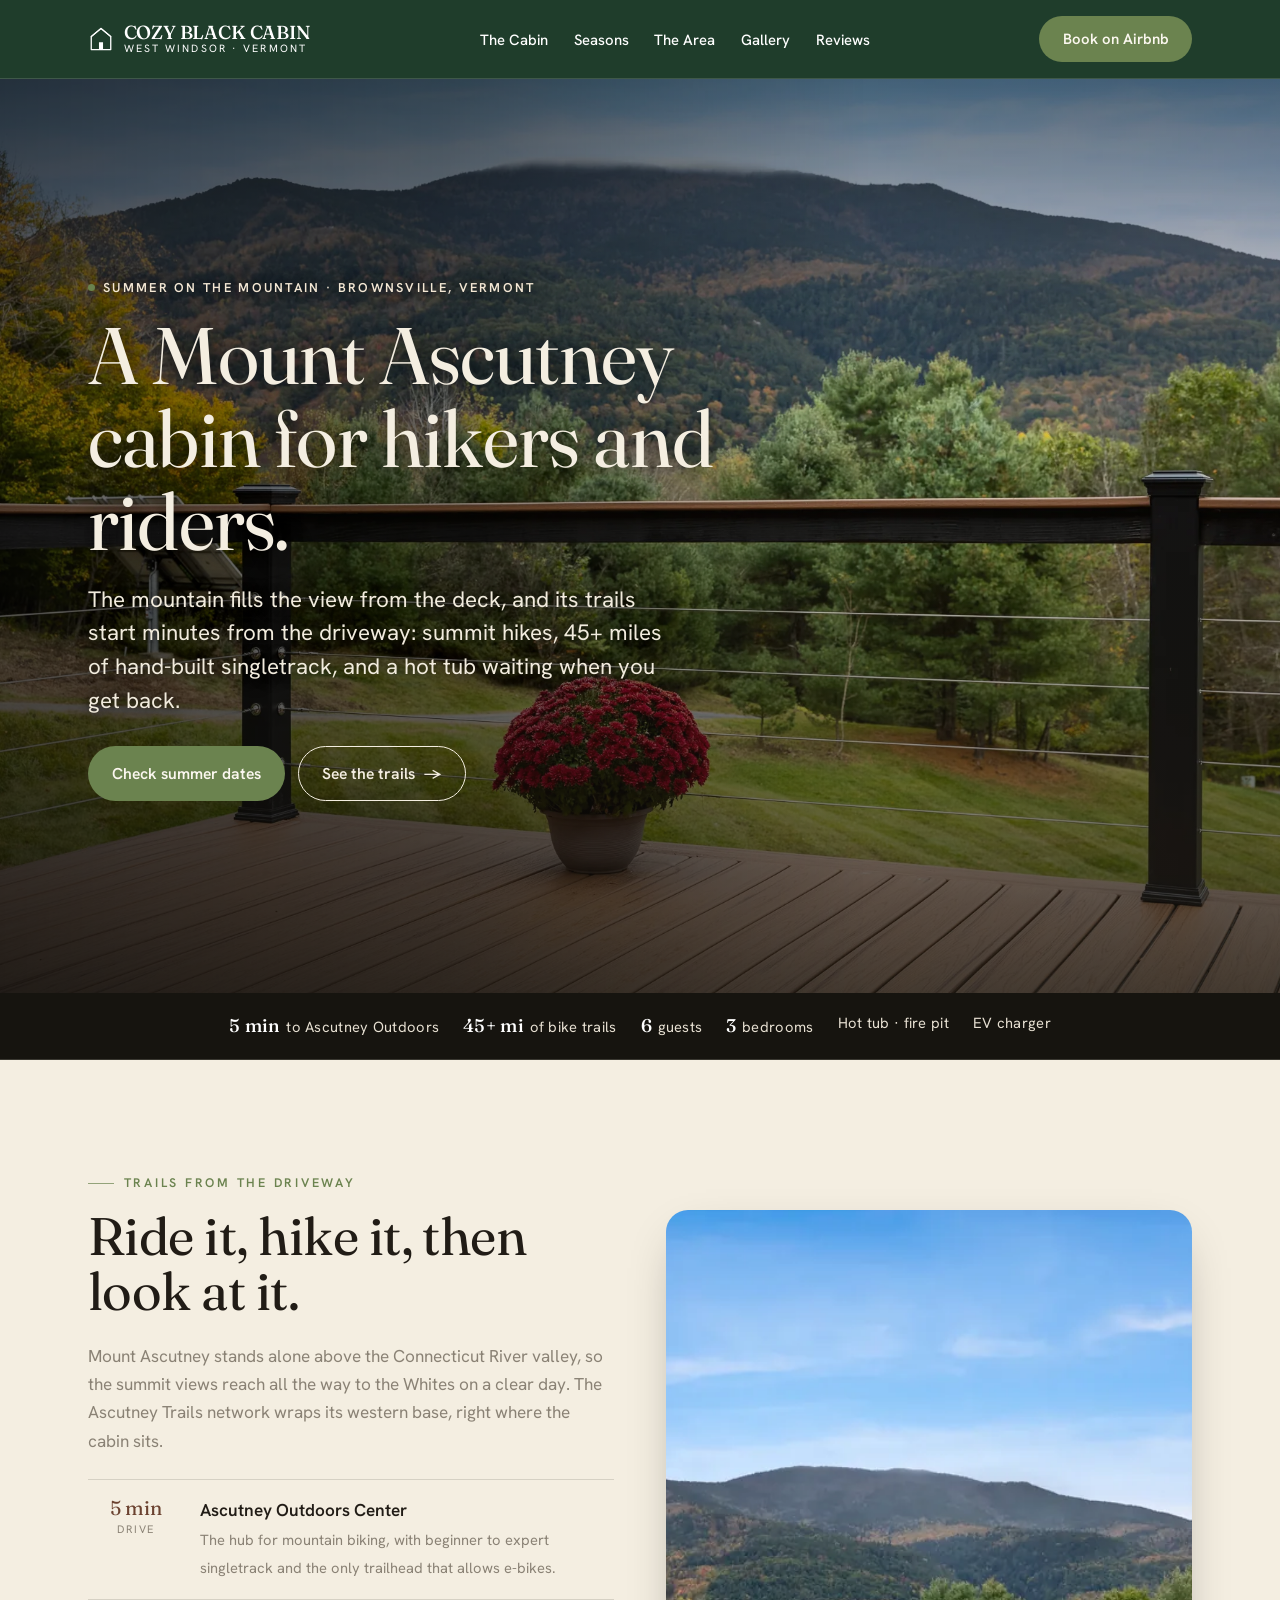
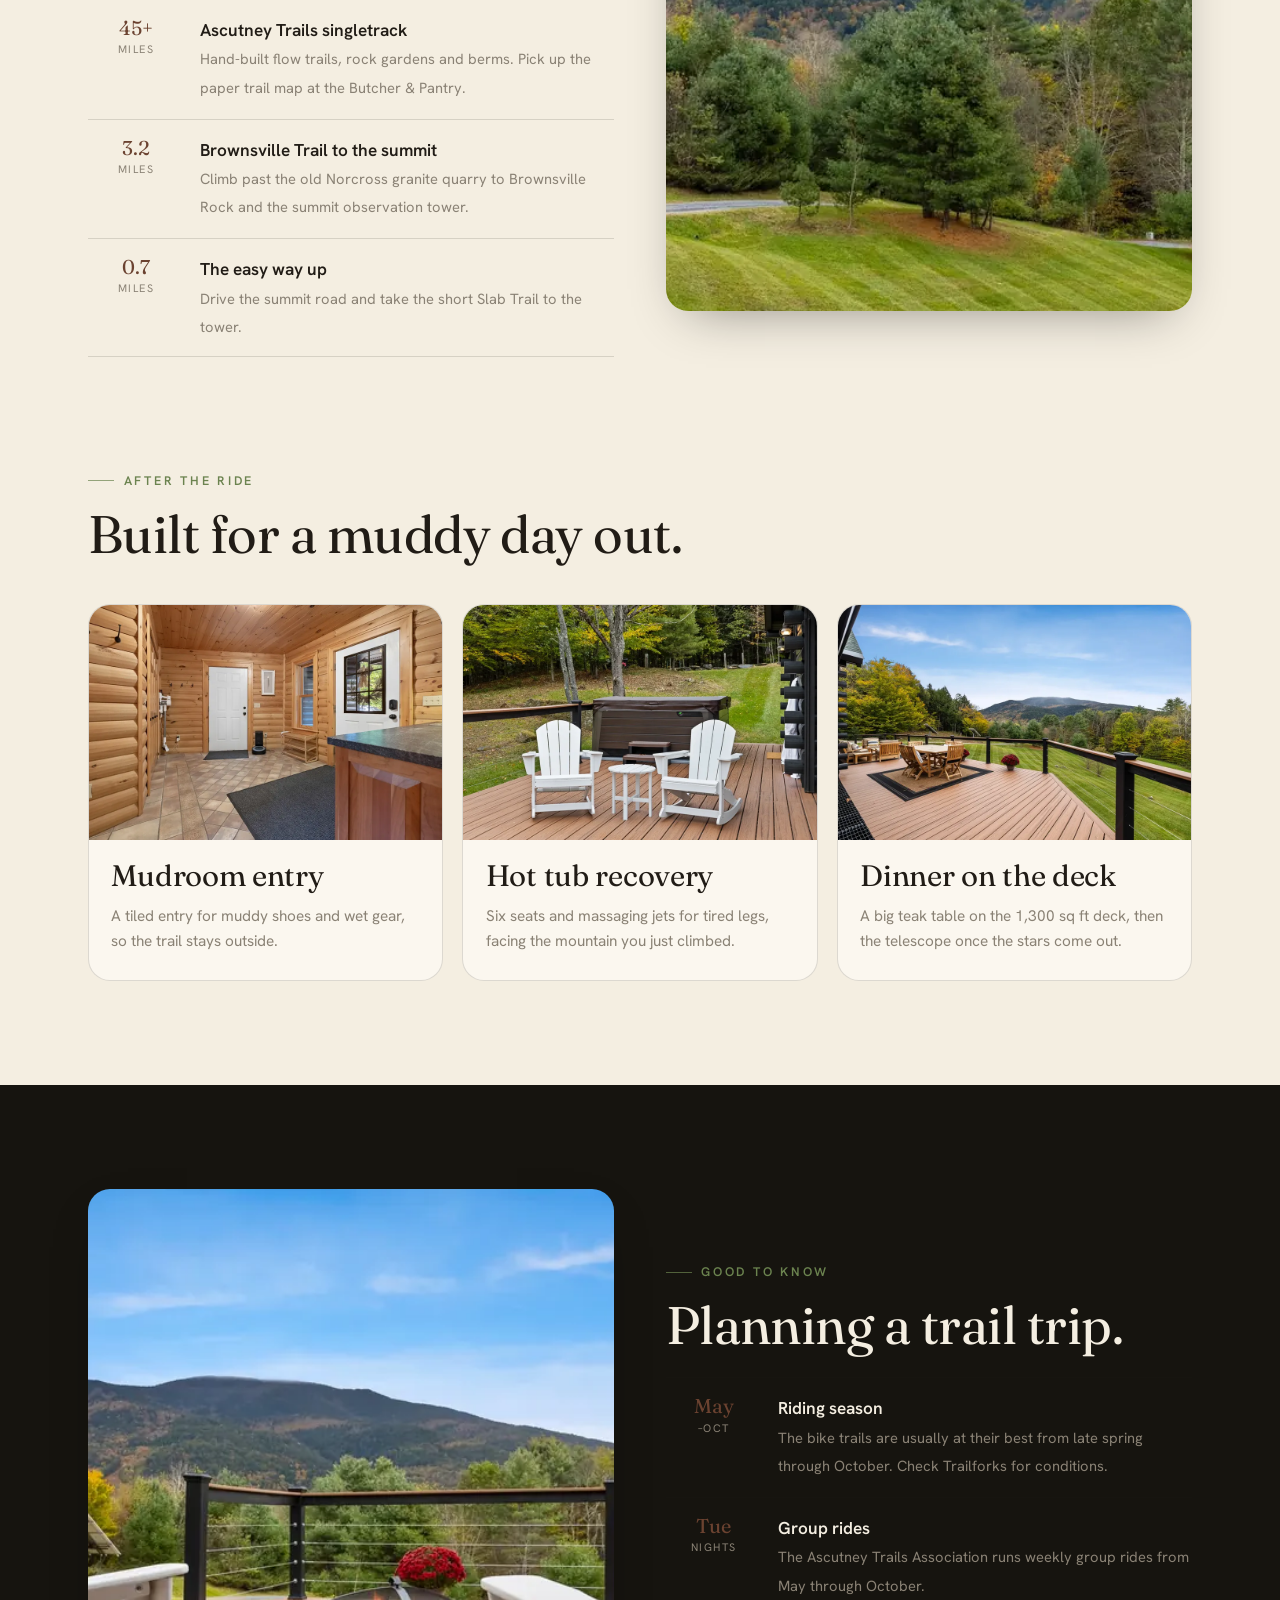
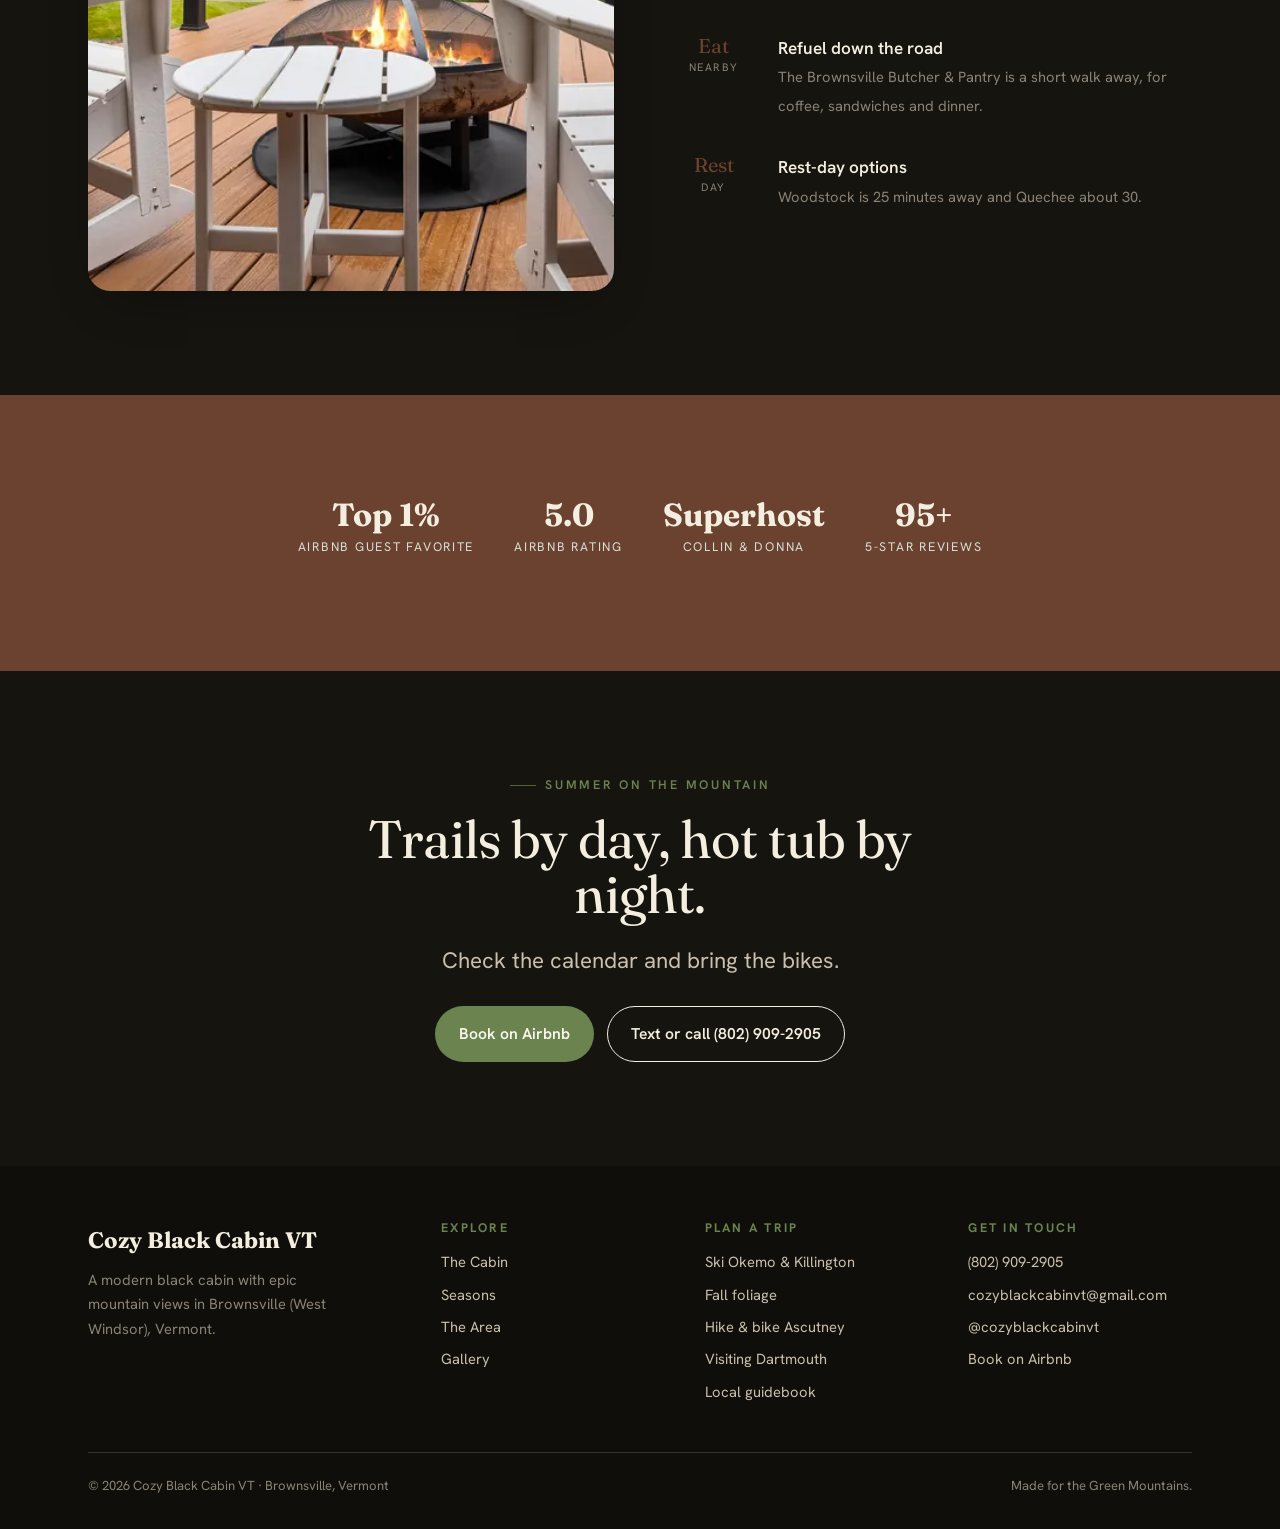
<file: mount-ascutney-hiking-biking-cabin.html>
<!doctype html>
<html lang="en">
<head>
<link rel="icon" href="/favicon.svg" type="image/svg+xml">
<link rel="icon" href="/favicon.ico" sizes="48x48">
<link rel="apple-touch-icon" href="/apple-touch-icon.png">
<meta charset="utf-8">
<meta name="viewport" content="width=device-width, initial-scale=1, viewport-fit=cover">
<title>Mount Ascutney Cabin Rental for Hiking &amp; Mountain Biking | Cozy Black Cabin VT</title>
<meta name="description" content="Stay at the foot of Mount Ascutney. 5 minutes to Ascutney Outdoors and 45+ miles of mountain bike trails, minutes to the summit trails. Sleeps 6, hot tub, 7 acres.">
<link rel="canonical" href="https://cozyblackcabinvt.com/mount-ascutney-hiking-biking-cabin">
<meta name="robots" content="max-image-preview:large">

<!-- Open Graph -->
<meta property="og:type" content="website">
<meta property="og:title" content="Hike &amp; Bike Mount Ascutney — Cozy Black Cabin VT">
<meta property="og:description" content="45+ miles of singletrack and summit trails minutes from a private cabin with a hot tub.">
<meta property="og:url" content="https://cozyblackcabinvt.com/mount-ascutney-hiking-biking-cabin">
<meta property="og:image" content="https://cozyblackcabinvt.com/assets/photos/cabin-14.webp">
<meta name="twitter:card" content="summary_large_image">

<!-- Fonts -->
<link rel="preconnect" href="https://fonts.googleapis.com">
<link rel="preconnect" href="https://fonts.gstatic.com" crossorigin>
<link href="https://fonts.googleapis.com/css2?family=Fraunces:opsz,wght@9..144,400;9..144,500;9..144,600&family=Hanken+Grotesk:wght@400;500;600;700&display=swap" rel="stylesheet">

<link rel="stylesheet" href="styles.css">

<!-- Breadcrumb structured data -->
<script type="application/ld+json">
{"@context":"https://schema.org","@type":"BreadcrumbList","itemListElement":[
{"@type":"ListItem","position":1,"name":"Cozy Black Cabin VT","item":"https://cozyblackcabinvt.com/"},
{"@type":"ListItem","position":2,"name":"Hike &amp; bike Mount Ascutney","item":"https://cozyblackcabinvt.com/mount-ascutney-hiking-biking-cabin"}]}
</script>
<script type="application/ld+json">
{"@context": "https://schema.org", "@type": "FAQPage", "mainEntity": [{"@type": "Question", "name": "How close is the cabin to the Ascutney mountain bike trails?", "acceptedAnswer": {"@type": "Answer", "text": "The Ascutney Outdoors Center trailhead is about a 5-minute drive from the cabin."}}, {"@type": "Question", "name": "Can you hike to the summit of Mount Ascutney nearby?", "acceptedAnswer": {"@type": "Answer", "text": "Yes. The Brownsville Trail climbs 3.2 miles to the summit tower, and the summit road offers a shorter 0.7-mile hike."}}]}
</script>
<!-- Google tag (gtag.js) -->
<script async src="https://www.googletagmanager.com/gtag/js?id=G-327LSPJN3G"></script>
<script>
  window.dataLayer = window.dataLayer || [];
  function gtag(){dataLayer.push(arguments);}
  gtag('js', new Date());

  gtag('config', 'G-327LSPJN3G');
</script>
</head>
<body>

<!-- ============ HEADER ============ -->
<header class="site-header">
  <div class="wrap nav">
    <a class="brand" href="/" aria-label="Cozy Black Cabin VT home">
      <svg class="mark" viewBox="0 0 32 32" fill="none" aria-hidden="true">
        <path d="M16 3 4 13v16h24V13L16 3Z" fill="#1F3D2B" class="mark-stroke" stroke-width="1.6" stroke-linejoin="round"/>
        <rect x="13.5" y="20" width="5" height="9" class="mark-fill"/>
        <path d="M4 13 16 3l12 10" stroke="#fff" stroke-width="1.4" stroke-linecap="round"/>
      </svg>
      <span style="display:flex;flex-direction:column">
        <b>Cozy Black Cabin</b>
        <span>West Windsor · Vermont</span>
      </span>
    </a>
    <nav>
      <ul class="nav-links" id="navLinks">
        <li><a href="/#cabin">The Cabin</a></li>
        <li><a href="/#seasons">Seasons</a></li>
        <li><a href="/#area">The Area</a></li>
        <li><a href="/#gallery">Gallery</a></li>
        <li><a href="/#reviews">Reviews</a></li>
      </ul>
    </nav>
    <div class="nav-cta">
      <a class="btn btn-primary" href="https://www.airbnb.com/rooms/997108580786041441" target="_blank" rel="noopener">Book on Airbnb</a>
      <button class="nav-toggle" id="navToggle" aria-label="Menu" aria-expanded="false">
        <svg width="24" height="24" viewBox="0 0 24 24" fill="none" stroke="currentColor" stroke-width="2"><path d="M3 6h18M3 12h18M3 18h18"/></svg>
      </button>
    </div>
  </div>
</header>

<!-- ============ HERO ============ -->
<section class="hero">
  <img class="hero-img" src="/assets/photos/cabin-14.webp" fetchpriority="high" alt="Mount Ascutney seen over the deck railing" width="1900" height="1267" srcset="/assets/photos/w900/cabin-14.webp 900w, /assets/photos/cabin-14.webp 1900w" sizes="100vw">
  <div class="wrap">
    <span class="hero-tag"><span class="dot"></span> Summer on the mountain · Brownsville, Vermont</span>
    <h1>A Mount Ascutney cabin for hikers and riders.</h1>
    <p class="lede">The mountain fills the view from the deck, and its trails start minutes from the driveway: summit hikes, 45+ miles of hand-built singletrack, and a hot tub waiting when you get back.</p>
    <div class="hero-actions">
      <a class="btn btn-primary" href="https://www.airbnb.com/rooms/997108580786041441" target="_blank" rel="noopener">Check summer dates</a>
      <a class="btn btn-ghost btn-arrow" href="#trails">See the trails</a>
    </div>
  </div>
</section>

<!-- ============ AT A GLANCE ============ -->
<section class="at-a-glance" aria-label="The cabin at a glance">
  <ul class="wrap">
    <li><b>5 min</b> to Ascutney Outdoors</li>
    <li><b>45+ mi</b> of bike trails</li>
    <li><b>6</b> guests</li>
    <li><b>3</b> bedrooms</li>
    <li>Hot tub · fire pit</li>
    <li>EV charger</li>
  </ul>
</section>

<!-- ============ SECTION 1 ============ -->
<section id="trails">
  <div class="wrap split">
    <div class="reveal">
      <span class="eyebrow">Trails from the driveway</span>
      <h2>Ride it, hike it, then look at it.</h2>
      <p class="stone">Mount Ascutney stands alone above the Connecticut River valley, so the summit views reach all the way to the Whites on a clear day. The Ascutney Trails network wraps its western base, right where the cabin sits.</p>
      <ul class="area-list">
        <li><span class="dist">5 min<small>drive</small></span><div><strong>Ascutney Outdoors Center</strong><span>The hub for mountain biking, with beginner to expert singletrack and the only trailhead that allows e-bikes.</span></div></li>
        <li><span class="dist">45+<small>miles</small></span><div><strong>Ascutney Trails singletrack</strong><span>Hand-built flow trails, rock gardens and berms. Pick up the paper trail map at the Butcher &amp; Pantry.</span></div></li>
        <li><span class="dist">3.2<small>miles</small></span><div><strong>Brownsville Trail to the summit</strong><span>Climb past the old Norcross granite quarry to Brownsville Rock and the summit observation tower.</span></div></li>
        <li><span class="dist">0.7<small>miles</small></span><div><strong>The easy way up</strong><span>Drive the summit road and take the short Slab Trail to the tower.</span></div></li>
      </ul>
    </div>
    <div class="area-figure reveal">
      <img loading="lazy" decoding="async" src="/assets/photos/cabin-15.webp" alt="Mount Ascutney rising above the lawn and pines" width="1900" height="1267" srcset="/assets/photos/w900/cabin-15.webp 900w, /assets/photos/cabin-15.webp 1900w" sizes="(max-width: 900px) 100vw, 50vw">
    </div>
  </div>
</section>

<!-- ============ FEATURES ============ -->
<section style="padding-top:0">
  <div class="wrap">
    <span class="eyebrow">After the ride</span>
    <h2 style="max-width:18ch">Built for a muddy day out.</h2>
    <div class="features">
      <article class="feature reveal">
        <img loading="lazy" decoding="async" src="/assets/photos/cabin-34.webp" alt="Mudroom entry with tile floor and boot mat" width="1900" height="1267" srcset="/assets/photos/w900/cabin-34.webp 900w, /assets/photos/cabin-34.webp 1900w" sizes="(max-width: 900px) 100vw, 50vw">
        <div class="body"><h3>Mudroom entry</h3><p>A tiled entry for muddy shoes and wet gear, so the trail stays outside.</p></div>
      </article>
      <article class="feature reveal">
        <img loading="lazy" decoding="async" src="/assets/photos/cabin-29.webp" alt="Adirondack chairs beside the hot tub on the deck" width="1900" height="1267" srcset="/assets/photos/w900/cabin-29.webp 900w, /assets/photos/cabin-29.webp 1900w" sizes="(max-width: 900px) 100vw, 50vw">
        <div class="body"><h3>Hot tub recovery</h3><p>Six seats and massaging jets for tired legs, facing the mountain you just climbed.</p></div>
      </article>
      <article class="feature reveal">
        <img loading="lazy" decoding="async" src="/assets/photos/cabin-24.webp" alt="Deck dining table with Mount Ascutney beyond" width="1900" height="1267" srcset="/assets/photos/w900/cabin-24.webp 900w, /assets/photos/cabin-24.webp 1900w" sizes="(max-width: 900px) 100vw, 50vw">
        <div class="body"><h3>Dinner on the deck</h3><p>A big teak table on the 1,300 sq ft deck, then the telescope once the stars come out.</p></div>
      </article>
    </div>
  </div>
</section>

<!-- ============ PLANNING ============ -->
<section class="seasons">
  <div class="wrap split">
    <div class="area-figure reveal">
      <img loading="lazy" decoding="async" src="/assets/photos/cabin-13.webp" alt="Fire pit and Adirondack chairs facing Mount Ascutney" width="1900" height="1267" srcset="/assets/photos/w900/cabin-13.webp 900w, /assets/photos/cabin-13.webp 1900w" sizes="(max-width: 900px) 100vw, 50vw">
    </div>
    <div class="reveal">
      <span class="eyebrow">Good to know</span>
      <h2>Planning a trail trip.</h2>
      <ul class="area-list">
        <li><span class="dist">May<small>–Oct</small></span><div><strong>Riding season</strong><span>The bike trails are usually at their best from late spring through October. Check Trailforks for conditions.</span></div></li>
        <li><span class="dist">Tue<small>nights</small></span><div><strong>Group rides</strong><span>The Ascutney Trails Association runs weekly group rides from May through October.</span></div></li>
        <li><span class="dist">Eat<small>nearby</small></span><div><strong>Refuel down the road</strong><span>The Brownsville Butcher &amp; Pantry is a short walk away, for coffee, sandwiches and dinner.</span></div></li>
        <li><span class="dist">Rest<small>day</small></span><div><strong>Rest-day options</strong><span>Woodstock is 25 minutes away and Quechee about 30.</span></div></li>
      </ul>
    </div>
  </div>
</section>

<!-- ============ TRUST ============ -->
<section class="reviews" id="reviews">
  <div class="wrap">
    <div class="trust-row">
      <div class="item"><b>Top 1%</b><span>Airbnb Guest Favorite</span></div>
      <div class="item"><b>5.0</b><span>Airbnb rating</span></div>
      <div class="item"><b>Superhost</b><span>Collin &amp; Donna</span></div>
      <div class="item"><b>95+</b><span>5-star reviews</span></div>
    </div>
  </div>
</section>

<!-- ============ CTA BAND ============ -->
<section class="cta-band">
  <div class="wrap inner">
    <span class="eyebrow" style="justify-content:center;display:flex">Summer on the mountain</span>
    <h2>Trails by day, hot tub by night.</h2>
    <p class="lede stone" style="color:#cabfae">Check the calendar and bring the bikes.</p>
    <div class="hero-actions">
      <a class="btn btn-primary" href="https://www.airbnb.com/rooms/997108580786041441" target="_blank" rel="noopener">Book on Airbnb</a>
      <a class="btn btn-ghost" href="tel:+18029092905">Text or call (802) 909-2905</a>
    </div>
  </div>
</section>

<!-- ============ FOOTER ============ -->
<footer class="site-footer">
  <div class="wrap">
    <div class="footer-grid">
      <div class="footer-brand">
        <b>Cozy Black Cabin VT</b>
        <p class="stone" style="margin-top:.6rem;max-width:34ch">A modern black cabin with epic mountain views in Brownsville (West Windsor), Vermont.</p>
      </div>
      <div>
        <h4>Explore</h4>
        <a href="/#cabin">The Cabin</a>
        <a href="/#seasons">Seasons</a>
        <a href="/#area">The Area</a>
        <a href="gallery.html">Gallery</a>
      </div>
      <div>
        <h4>Plan a trip</h4>
        <a href="/okemo-killington-ski-cabin">Ski Okemo &amp; Killington</a>
        <a href="/vermont-fall-foliage-cabin">Fall foliage</a>
        <a href="/mount-ascutney-hiking-biking-cabin">Hike &amp; bike Ascutney</a>
        <a href="/dartmouth-lodging-cabin">Visiting Dartmouth</a>
        <a href="/brownsville-vermont-guidebook">Local guidebook</a>
      </div>
      <div>
        <h4>Get in touch</h4>
        <a href="tel:+18029092905">(802) 909-2905</a>
        <a href="mailto:cozyblackcabinvt@gmail.com">cozyblackcabinvt@gmail.com</a>
        <a href="https://www.instagram.com/cozyblackcabinvt" target="_blank" rel="noopener">@cozyblackcabinvt</a>
        <a href="https://www.airbnb.com/rooms/997108580786041441" target="_blank" rel="noopener">Book on Airbnb</a>
      </div>
    </div>
    <div class="footer-bottom">
      <span>© <span id="year"></span> Cozy Black Cabin VT · Brownsville, Vermont</span>
      <span>Made for the Green Mountains.</span>
    </div>
  </div>
</footer>

<script src="main.js"></script>
</body>
</html>
</file>
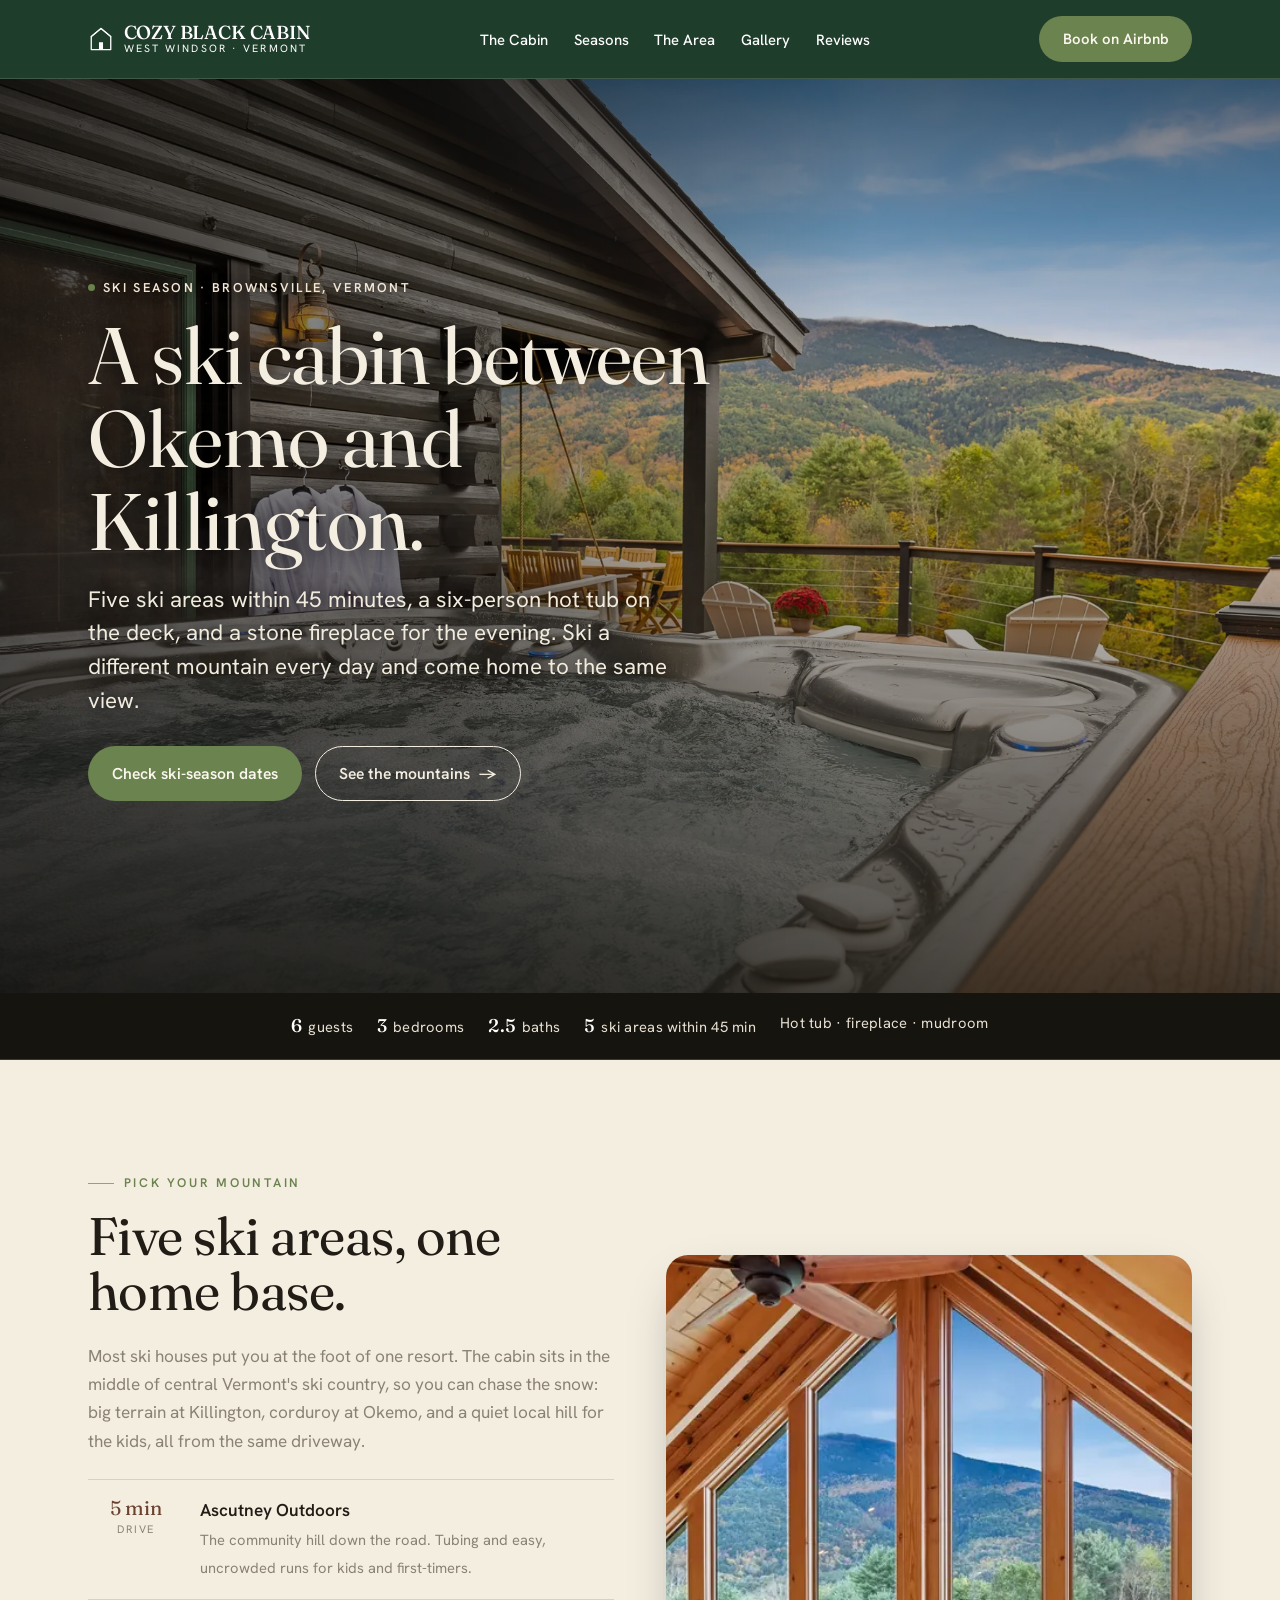
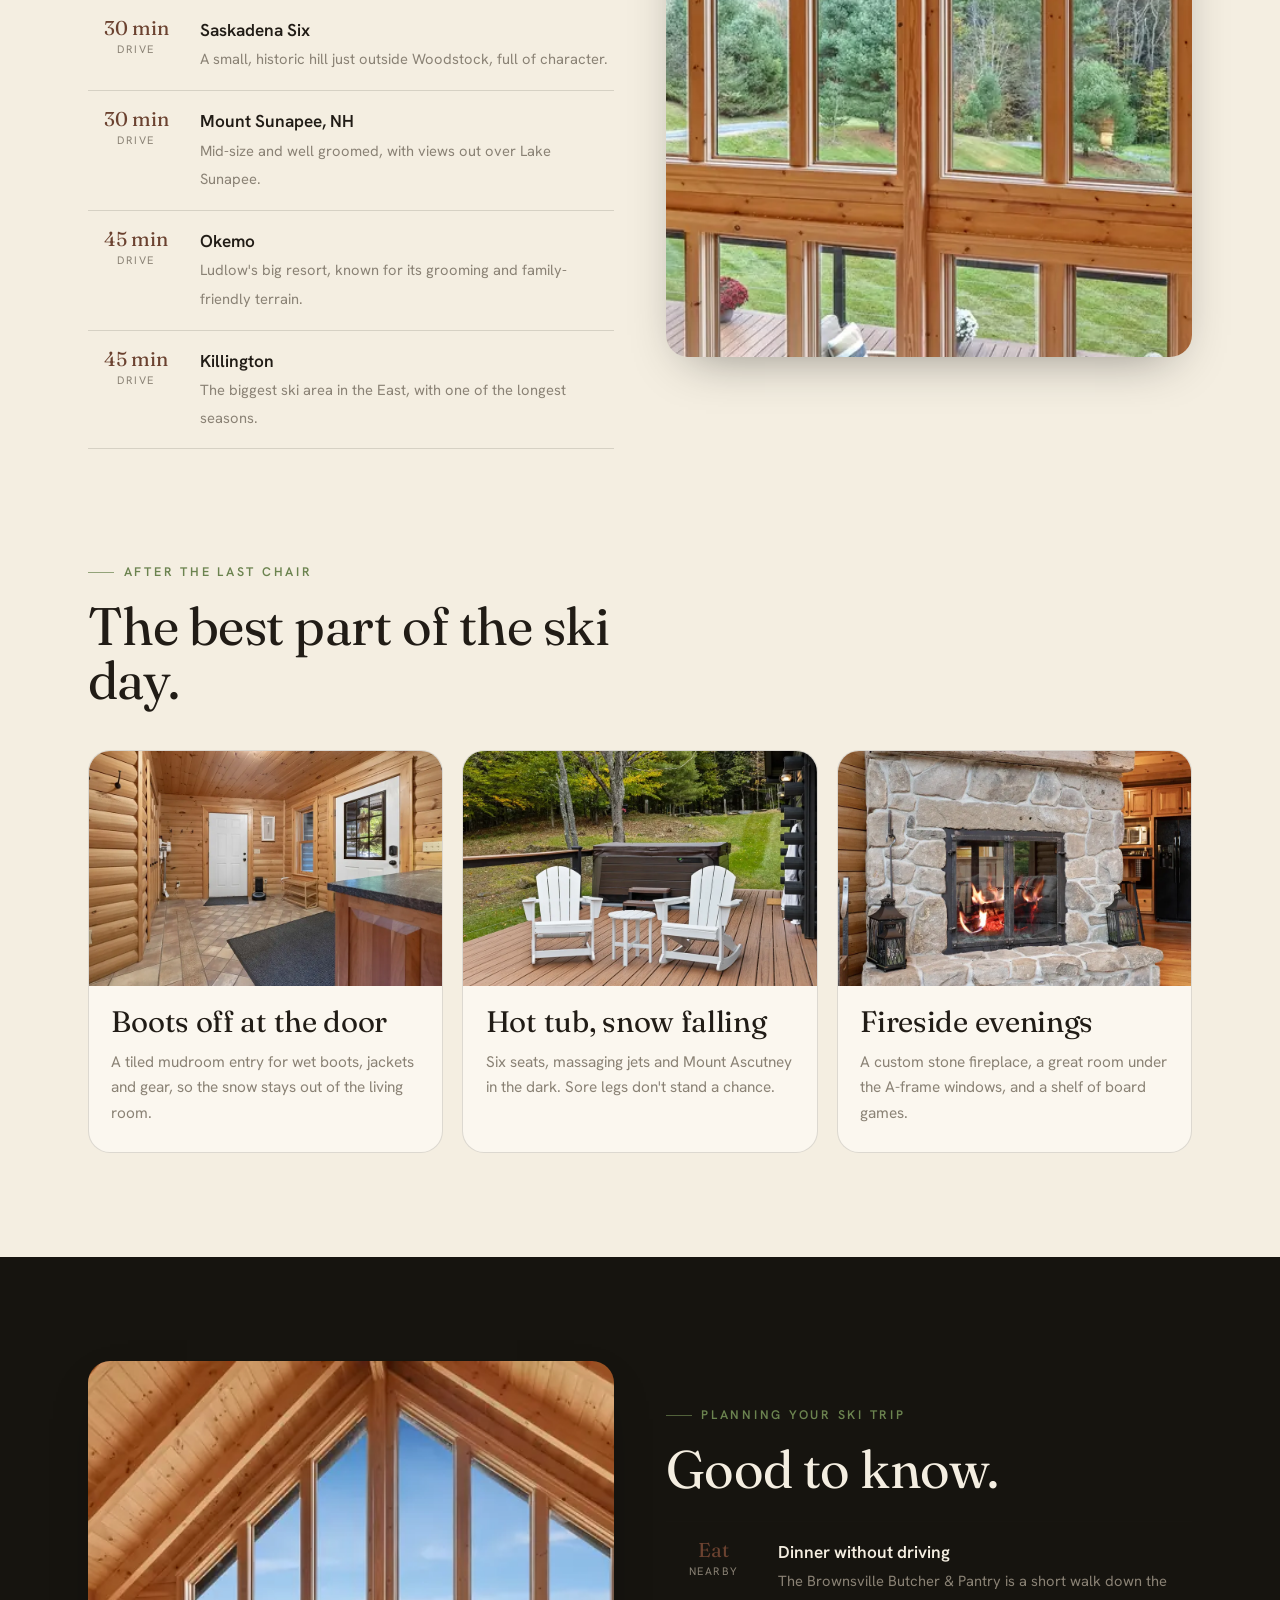
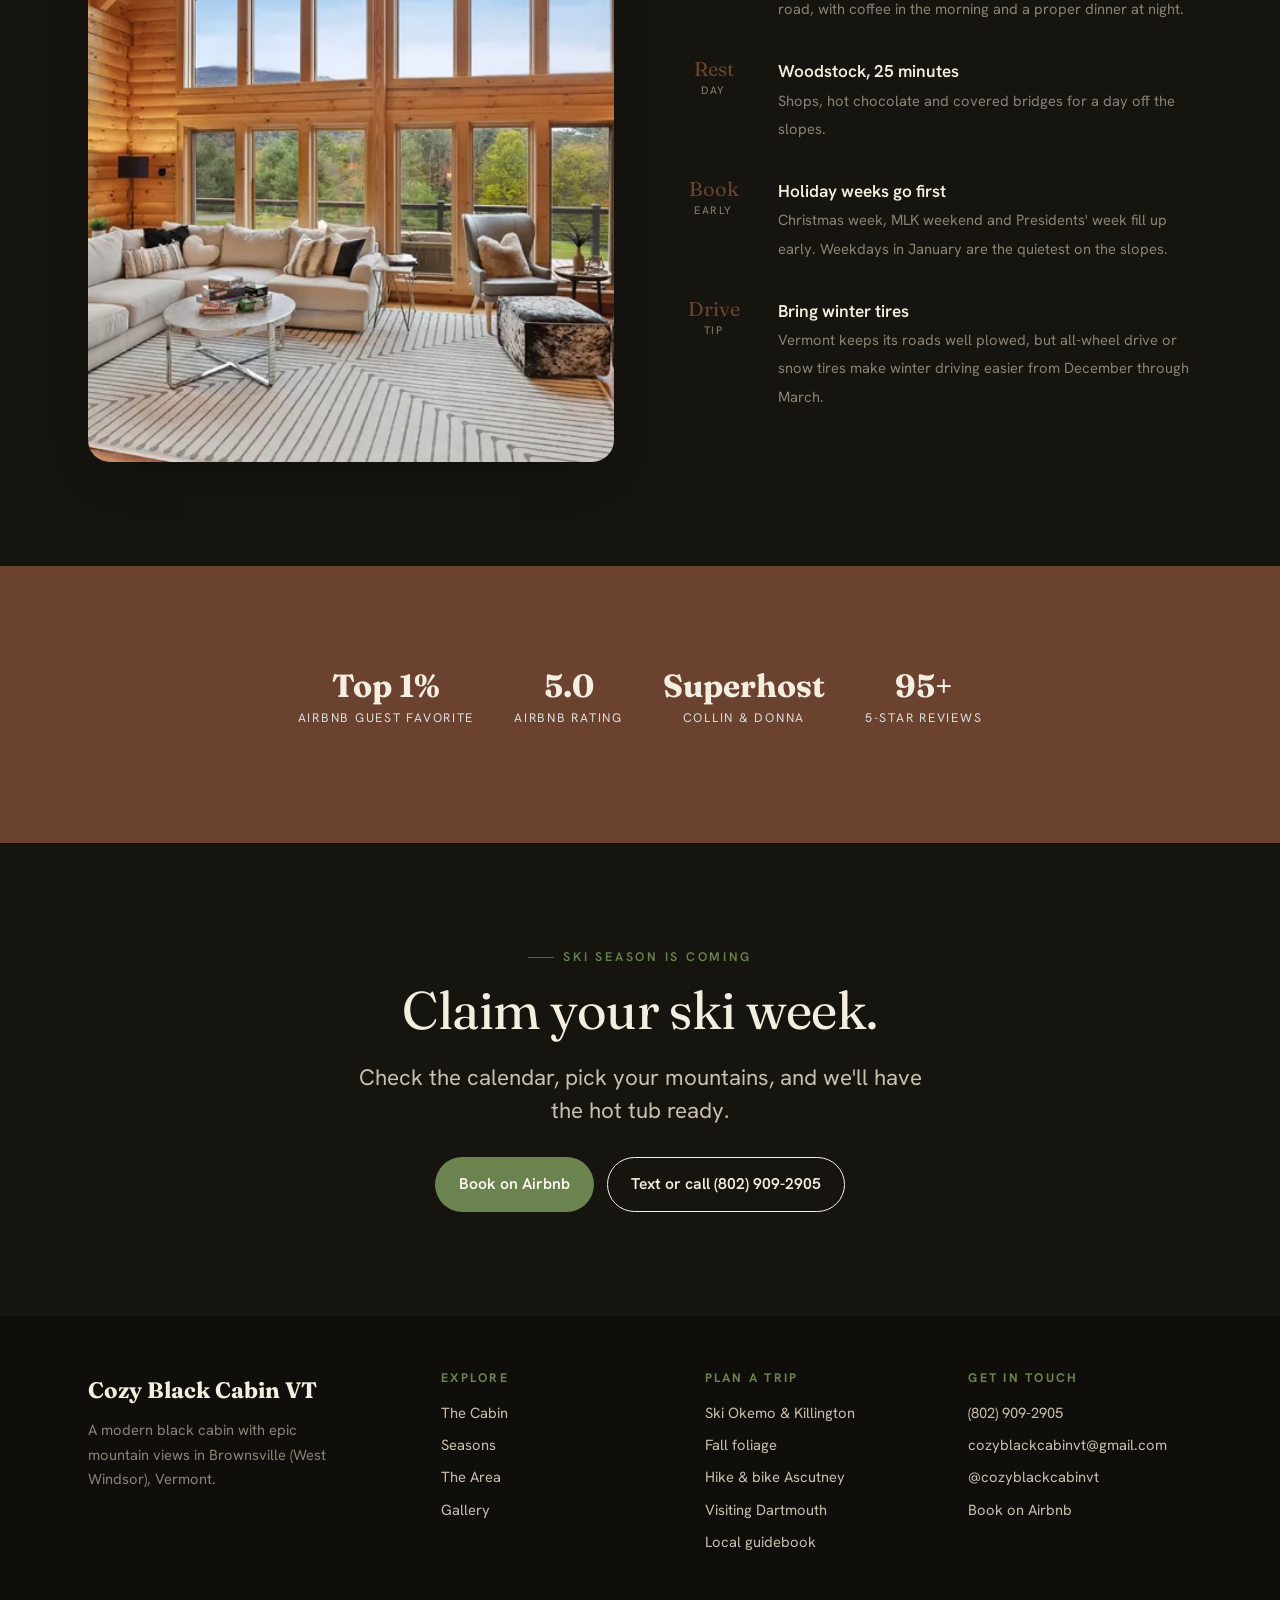
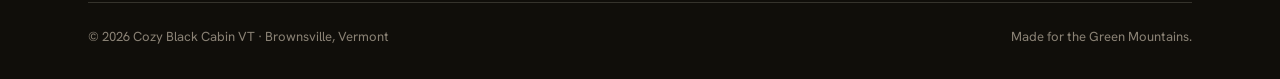
<file: okemo-killington-ski-cabin.html>
<!doctype html>
<html lang="en">
<head>
<link rel="icon" href="/favicon.svg" type="image/svg+xml">
<link rel="icon" href="/favicon.ico" sizes="48x48">
<link rel="apple-touch-icon" href="/apple-touch-icon.png">
<meta charset="utf-8">
<meta name="viewport" content="width=device-width, initial-scale=1, viewport-fit=cover">
<title>Ski Cabin near Okemo &amp; Killington with Hot Tub | Cozy Black Cabin VT</title>
<meta name="description" content="Ski Okemo, Killington, Sunapee and Saskadena Six from one cabin. Sleeps 6, 3 bedrooms, six-person hot tub and stone fireplace in Brownsville, VT, 5 minutes from Ascutney Outdoors.">
<link rel="canonical" href="https://cozyblackcabinvt.com/okemo-killington-ski-cabin">
<meta name="robots" content="max-image-preview:large">

<!-- Open Graph -->
<meta property="og:type" content="website">
<meta property="og:title" content="A Ski Cabin between Okemo and Killington — Cozy Black Cabin VT">
<meta property="og:description" content="Five ski areas within 45 minutes, a six-person hot tub and a stone fireplace. Sleeps 6 in Brownsville, Vermont.">
<meta property="og:url" content="https://cozyblackcabinvt.com/okemo-killington-ski-cabin">
<meta property="og:image" content="https://cozyblackcabinvt.com/assets/photos/cabin-31.webp">
<meta name="twitter:card" content="summary_large_image">

<!-- Fonts -->
<link rel="preconnect" href="https://fonts.googleapis.com">
<link rel="preconnect" href="https://fonts.gstatic.com" crossorigin>
<link href="https://fonts.googleapis.com/css2?family=Fraunces:opsz,wght@9..144,400;9..144,500;9..144,600&family=Hanken+Grotesk:wght@400;500;600;700&display=swap" rel="stylesheet">

<link rel="stylesheet" href="styles.css">

<!-- Breadcrumb structured data -->
<script type="application/ld+json">
{"@context":"https://schema.org","@type":"BreadcrumbList","itemListElement":[
{"@type":"ListItem","position":1,"name":"Cozy Black Cabin VT","item":"https://cozyblackcabinvt.com/"},
{"@type":"ListItem","position":2,"name":"Ski Okemo & Killington","item":"https://cozyblackcabinvt.com/okemo-killington-ski-cabin"}]}
</script>
<!-- Google tag (gtag.js) -->
<script async src="https://www.googletagmanager.com/gtag/js?id=G-327LSPJN3G"></script>
<script>
  window.dataLayer = window.dataLayer || [];
  function gtag(){dataLayer.push(arguments);}
  gtag('js', new Date());

  gtag('config', 'G-327LSPJN3G');
</script>
</head>
<body>

<!-- ============ HEADER ============ -->
<header class="site-header">
  <div class="wrap nav">
    <a class="brand" href="/" aria-label="Cozy Black Cabin VT home">
      <svg class="mark" viewBox="0 0 32 32" fill="none" aria-hidden="true">
        <path d="M16 3 4 13v16h24V13L16 3Z" fill="#1F3D2B" class="mark-stroke" stroke-width="1.6" stroke-linejoin="round"/>
        <rect x="13.5" y="20" width="5" height="9" class="mark-fill"/>
        <path d="M4 13 16 3l12 10" stroke="#fff" stroke-width="1.4" stroke-linecap="round"/>
      </svg>
      <span style="display:flex;flex-direction:column">
        <b>Cozy Black Cabin</b>
        <span>West Windsor · Vermont</span>
      </span>
    </a>
    <nav>
      <ul class="nav-links" id="navLinks">
        <li><a href="/#cabin">The Cabin</a></li>
        <li><a href="/#seasons">Seasons</a></li>
        <li><a href="/#area">The Area</a></li>
        <li><a href="/#gallery">Gallery</a></li>
        <li><a href="/#reviews">Reviews</a></li>
      </ul>
    </nav>
    <div class="nav-cta">
      <a class="btn btn-primary" href="https://www.airbnb.com/rooms/997108580786041441" target="_blank" rel="noopener">Book on Airbnb</a>
      <button class="nav-toggle" id="navToggle" aria-label="Menu" aria-expanded="false">
        <svg width="24" height="24" viewBox="0 0 24 24" fill="none" stroke="currentColor" stroke-width="2"><path d="M3 6h18M3 12h18M3 18h18"/></svg>
      </button>
    </div>
  </div>
</header>

<!-- ============ HERO ============ -->
<section class="hero">
  <img class="hero-img" src="/assets/photos/cabin-31.webp" fetchpriority="high" alt="Six-person hot tub on the deck with a view of Mount Ascutney" width="1900" height="1267" srcset="/assets/photos/w900/cabin-31.webp 900w, /assets/photos/cabin-31.webp 1900w" sizes="100vw">
  <div class="wrap">
    <span class="hero-tag"><span class="dot"></span> Ski season · Brownsville, Vermont</span>
    <h1>A ski cabin between Okemo and Killington.</h1>
    <p class="lede">Five ski areas within 45 minutes, a six-person hot tub on the deck, and a stone fireplace for the evening. Ski a different mountain every day and come home to the same view.</p>
    <div class="hero-actions">
      <a class="btn btn-primary" href="https://www.airbnb.com/rooms/997108580786041441" target="_blank" rel="noopener">Check ski-season dates</a>
      <a class="btn btn-ghost btn-arrow" href="#mountains">See the mountains</a>
    </div>
  </div>
</section>

<!-- ============ AT A GLANCE ============ -->
<section class="at-a-glance" aria-label="The cabin at a glance">
  <ul class="wrap">
    <li><b>6</b> guests</li>
    <li><b>3</b> bedrooms</li>
    <li><b>2.5</b> baths</li>
    <li><b>5</b> ski areas within 45 min</li>
    <li>Hot tub · fireplace · mudroom</li>
  </ul>
</section>

<!-- ============ MOUNTAINS ============ -->
<section id="mountains">
  <div class="wrap split">
    <div class="reveal">
      <span class="eyebrow">Pick your mountain</span>
      <h2>Five ski areas, one home base.</h2>
      <p class="stone">Most ski houses put you at the foot of one resort. The cabin sits in the middle of central Vermont's ski country, so you can chase the snow: big terrain at Killington, corduroy at Okemo, and a quiet local hill for the kids, all from the same driveway.</p>
      <ul class="area-list">
        <li><span class="dist">5 min<small>drive</small></span><div><strong>Ascutney Outdoors</strong><span>The community hill down the road. Tubing and easy, uncrowded runs for kids and first-timers.</span></div></li>
        <li><span class="dist">30 min<small>drive</small></span><div><strong>Saskadena Six</strong><span>A small, historic hill just outside Woodstock, full of character.</span></div></li>
        <li><span class="dist">30 min<small>drive</small></span><div><strong>Mount Sunapee, NH</strong><span>Mid-size and well groomed, with views out over Lake Sunapee.</span></div></li>
        <li><span class="dist">45 min<small>drive</small></span><div><strong>Okemo</strong><span>Ludlow's big resort, known for its grooming and family-friendly terrain.</span></div></li>
        <li><span class="dist">45 min<small>drive</small></span><div><strong>Killington</strong><span>The biggest ski area in the East, with one of the longest seasons.</span></div></li>
      </ul>
    </div>
    <div class="area-figure reveal">
      <img loading="lazy" decoding="async" src="/assets/photos/cabin-76.webp" alt="Upstairs A-frame window framing Mount Ascutney" width="1900" height="1267" srcset="/assets/photos/w900/cabin-76.webp 900w, /assets/photos/cabin-76.webp 1900w" sizes="(max-width: 900px) 100vw, 50vw">
    </div>
  </div>
</section>

<!-- ============ AFTER SKIING ============ -->
<section style="padding-top:0">
  <div class="wrap">
    <span class="eyebrow">After the last chair</span>
    <h2 style="max-width:18ch">The best part of the ski day.</h2>
    <div class="features">
      <article class="feature reveal">
        <img loading="lazy" decoding="async" src="/assets/photos/cabin-34.webp" alt="Mudroom entry with tile floor and boot mat" width="1900" height="1267" srcset="/assets/photos/w900/cabin-34.webp 900w, /assets/photos/cabin-34.webp 1900w" sizes="(max-width: 900px) 100vw, 50vw">
        <div class="body"><h3>Boots off at the door</h3><p>A tiled mudroom entry for wet boots, jackets and gear, so the snow stays out of the living room.</p></div>
      </article>
      <article class="feature reveal">
        <img loading="lazy" decoding="async" src="/assets/photos/cabin-29.webp" alt="Adirondack chairs beside the hot tub on the deck" width="1900" height="1267" srcset="/assets/photos/w900/cabin-29.webp 900w, /assets/photos/cabin-29.webp 1900w" sizes="(max-width: 900px) 100vw, 50vw">
        <div class="body"><h3>Hot tub, snow falling</h3><p>Six seats, massaging jets and Mount Ascutney in the dark. Sore legs don't stand a chance.</p></div>
      </article>
      <article class="feature reveal">
        <img loading="lazy" decoding="async" src="/assets/photos/cabin-56.webp" alt="Double-sided stone fireplace with the fire lit" width="1900" height="1267" srcset="/assets/photos/w900/cabin-56.webp 900w, /assets/photos/cabin-56.webp 1900w" sizes="(max-width: 900px) 100vw, 50vw">
        <div class="body"><h3>Fireside evenings</h3><p>A custom stone fireplace, a great room under the A-frame windows, and a shelf of board games.</p></div>
      </article>
    </div>
  </div>
</section>

<!-- ============ PLANNING ============ -->
<section class="seasons">
  <div class="wrap split">
    <div class="area-figure reveal">
      <img loading="lazy" decoding="async" src="/assets/photos/cabin-52.webp" alt="Great room beneath the wall of A-frame windows" width="1900" height="1267" srcset="/assets/photos/w900/cabin-52.webp 900w, /assets/photos/cabin-52.webp 1900w" sizes="(max-width: 900px) 100vw, 50vw">
    </div>
    <div class="reveal">
      <span class="eyebrow">Planning your ski trip</span>
      <h2>Good to know.</h2>
      <ul class="area-list">
        <li><span class="dist">Eat<small>nearby</small></span><div><strong>Dinner without driving</strong><span>The Brownsville Butcher &amp; Pantry is a short walk down the road, with coffee in the morning and a proper dinner at night.</span></div></li>
        <li><span class="dist">Rest<small>day</small></span><div><strong>Woodstock, 25 minutes</strong><span>Shops, hot chocolate and covered bridges for a day off the slopes.</span></div></li>
        <li><span class="dist">Book<small>early</small></span><div><strong>Holiday weeks go first</strong><span>Christmas week, MLK weekend and Presidents' week fill up early. Weekdays in January are the quietest on the slopes.</span></div></li>
        <li><span class="dist">Drive<small>tip</small></span><div><strong>Bring winter tires</strong><span>Vermont keeps its roads well plowed, but all-wheel drive or snow tires make winter driving easier from December through March.</span></div></li>
      </ul>
    </div>
  </div>
</section>

<!-- ============ TRUST ============ -->
<section class="reviews" id="reviews">
  <div class="wrap">
    <div class="trust-row">
      <div class="item"><b>Top 1%</b><span>Airbnb Guest Favorite</span></div>
      <div class="item"><b>5.0</b><span>Airbnb rating</span></div>
      <div class="item"><b>Superhost</b><span>Collin &amp; Donna</span></div>
      <div class="item"><b>95+</b><span>5-star reviews</span></div>
    </div>
  </div>
</section>

<!-- ============ CTA BAND ============ -->
<section class="cta-band">
  <div class="wrap inner">
    <span class="eyebrow" style="justify-content:center;display:flex">Ski season is coming</span>
    <h2>Claim your ski week.</h2>
    <p class="lede stone" style="color:#cabfae">Check the calendar, pick your mountains, and we'll have the hot tub ready.</p>
    <div class="hero-actions">
      <a class="btn btn-primary" href="https://www.airbnb.com/rooms/997108580786041441" target="_blank" rel="noopener">Book on Airbnb</a>
      <a class="btn btn-ghost" href="tel:+18029092905">Text or call (802) 909-2905</a>
    </div>
  </div>
</section>

<!-- ============ FOOTER ============ -->
<footer class="site-footer">
  <div class="wrap">
    <div class="footer-grid">
      <div class="footer-brand">
        <b>Cozy Black Cabin VT</b>
        <p class="stone" style="margin-top:.6rem;max-width:34ch">A modern black cabin with epic mountain views in Brownsville (West Windsor), Vermont.</p>
      </div>
      <div>
        <h4>Explore</h4>
        <a href="/#cabin">The Cabin</a>
        <a href="/#seasons">Seasons</a>
        <a href="/#area">The Area</a>
        <a href="gallery.html">Gallery</a>
      </div>
      <div>
        <h4>Plan a trip</h4>
        <a href="/okemo-killington-ski-cabin">Ski Okemo &amp; Killington</a>
        <a href="/vermont-fall-foliage-cabin">Fall foliage</a>
        <a href="/mount-ascutney-hiking-biking-cabin">Hike &amp; bike Ascutney</a>
        <a href="/dartmouth-lodging-cabin">Visiting Dartmouth</a>
        <a href="/brownsville-vermont-guidebook">Local guidebook</a>
      </div>
      <div>
        <h4>Get in touch</h4>
        <a href="tel:+18029092905">(802) 909-2905</a>
        <a href="mailto:cozyblackcabinvt@gmail.com">cozyblackcabinvt@gmail.com</a>
        <a href="https://www.instagram.com/cozyblackcabinvt" target="_blank" rel="noopener">@cozyblackcabinvt</a>
        <a href="https://www.airbnb.com/rooms/997108580786041441" target="_blank" rel="noopener">Book on Airbnb</a>
      </div>
    </div>
    <div class="footer-bottom">
      <span>© <span id="year"></span> Cozy Black Cabin VT · Brownsville, Vermont</span>
      <span>Made for the Green Mountains.</span>
    </div>
  </div>
</footer>

<script src="main.js"></script>
</body>
</html>
</file>
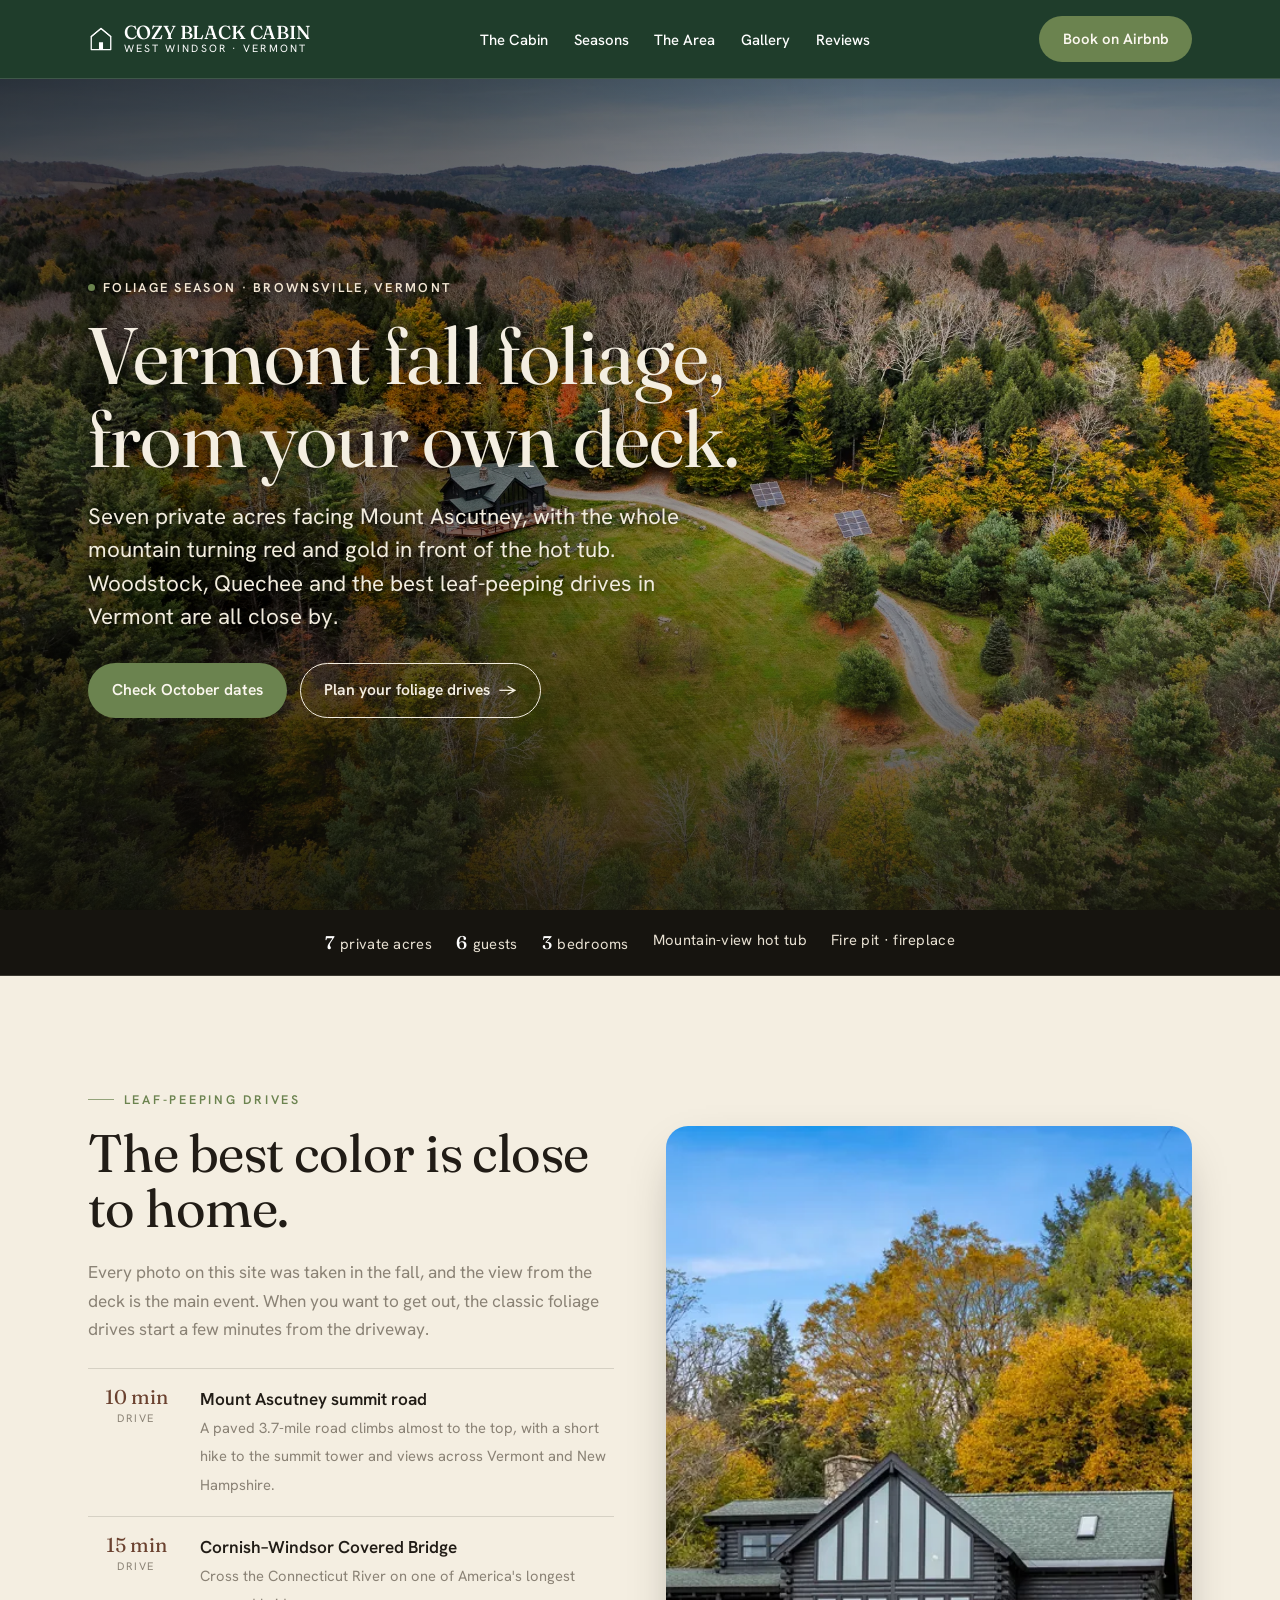
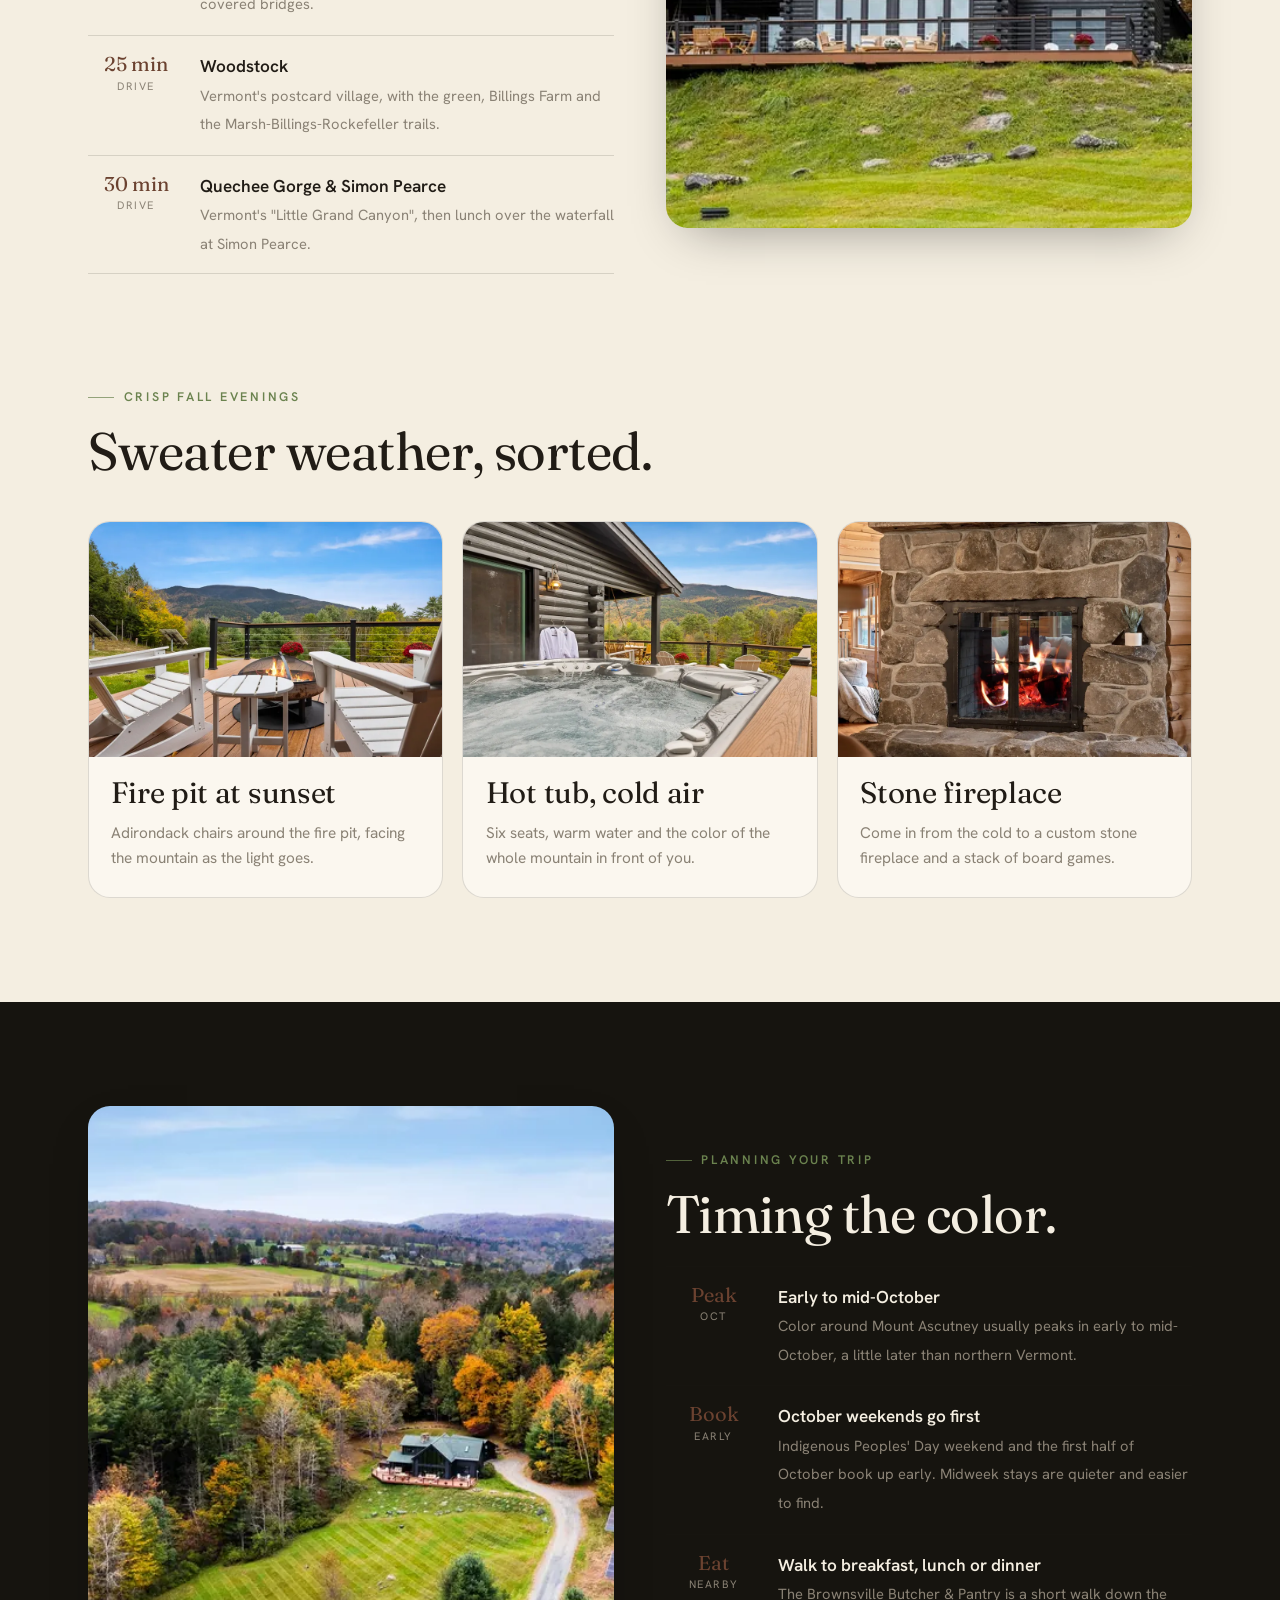
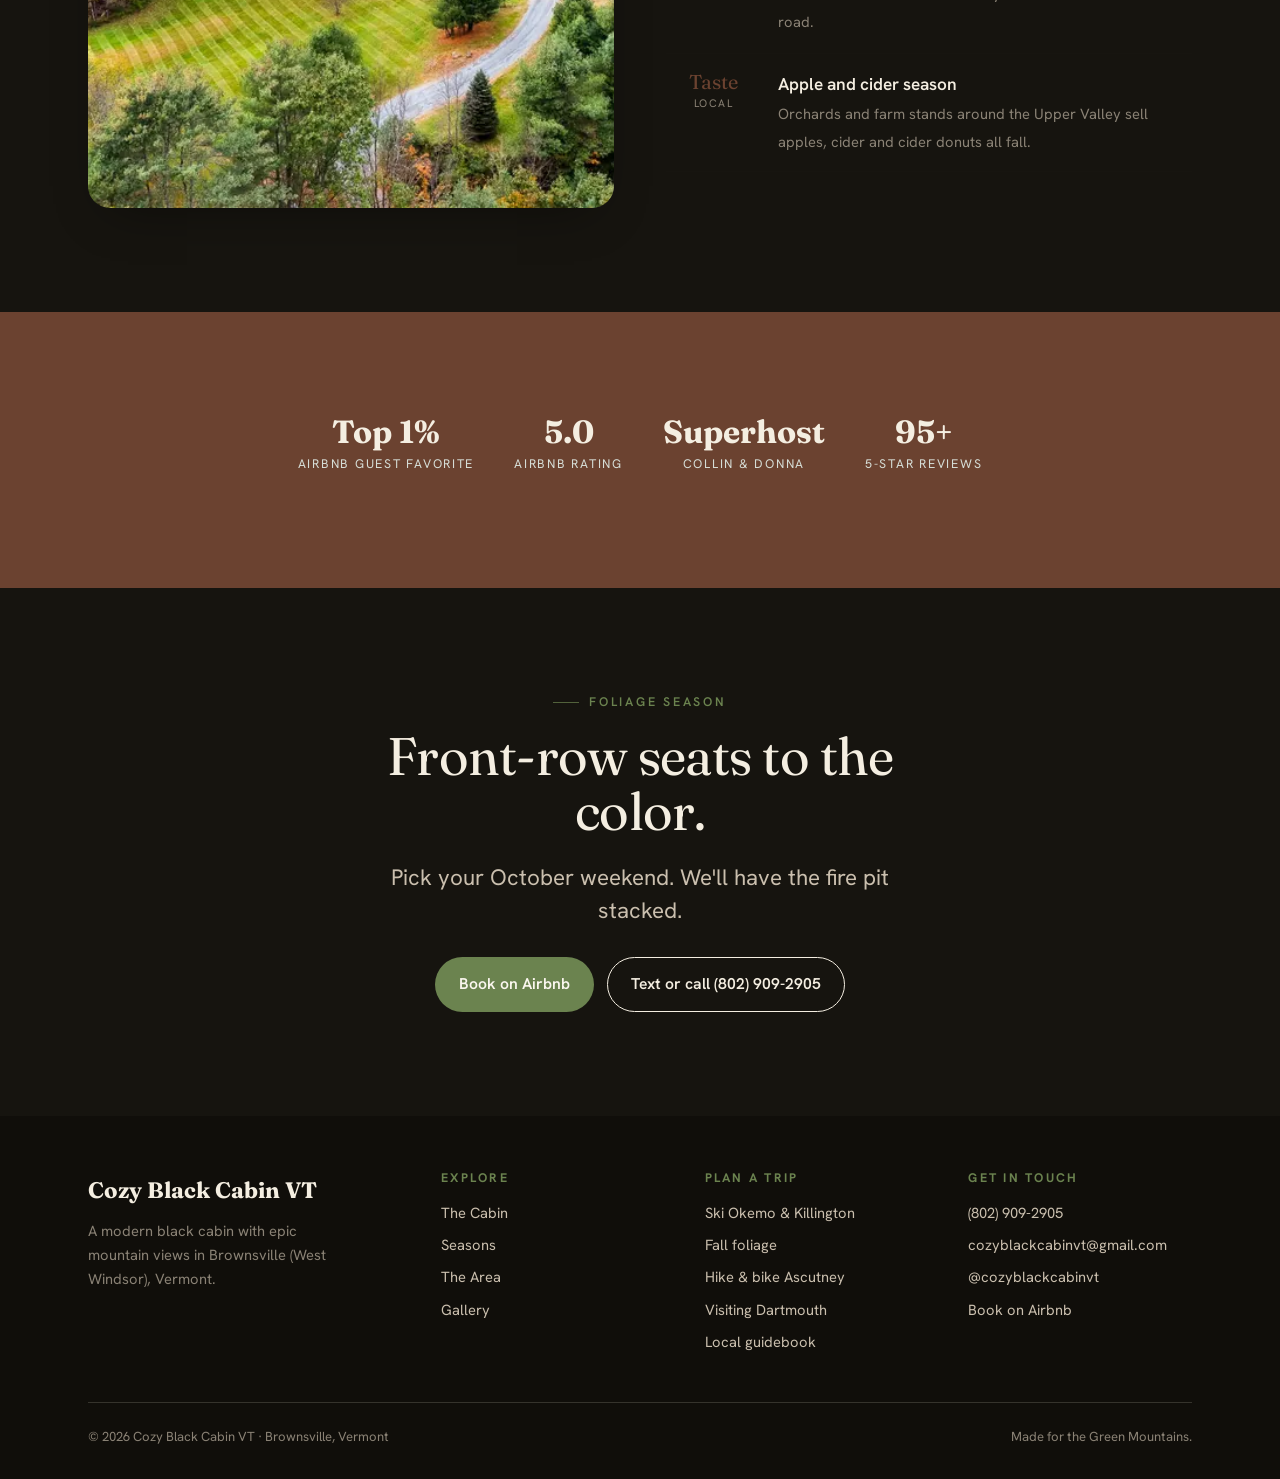
<file: vermont-fall-foliage-cabin.html>
<!doctype html>
<html lang="en">
<head>
<link rel="icon" href="/favicon.svg" type="image/svg+xml">
<link rel="icon" href="/favicon.ico" sizes="48x48">
<link rel="apple-touch-icon" href="/apple-touch-icon.png">
<meta charset="utf-8">
<meta name="viewport" content="width=device-width, initial-scale=1, viewport-fit=cover">
<title>Fall Foliage Cabin Rental near Woodstock &amp; Quechee, VT | Cozy Black Cabin</title>
<meta name="description" content="Watch the leaves turn on Mount Ascutney from a private hot tub. A modern Vermont log cabin on 7 acres, 25 minutes from Woodstock, near Quechee. Sleeps 6.">
<link rel="canonical" href="https://cozyblackcabinvt.com/vermont-fall-foliage-cabin">
<meta name="robots" content="max-image-preview:large">

<!-- Open Graph -->
<meta property="og:type" content="website">
<meta property="og:title" content="Vermont Fall Foliage from the Hot Tub — Cozy Black Cabin VT">
<meta property="og:description" content="Peak color on Mount Ascutney, 7 private acres and scenic drives to Woodstock and Quechee.">
<meta property="og:url" content="https://cozyblackcabinvt.com/vermont-fall-foliage-cabin">
<meta property="og:image" content="https://cozyblackcabinvt.com/assets/photos/cabin-03.webp">
<meta name="twitter:card" content="summary_large_image">

<!-- Fonts -->
<link rel="preconnect" href="https://fonts.googleapis.com">
<link rel="preconnect" href="https://fonts.gstatic.com" crossorigin>
<link href="https://fonts.googleapis.com/css2?family=Fraunces:opsz,wght@9..144,400;9..144,500;9..144,600&family=Hanken+Grotesk:wght@400;500;600;700&display=swap" rel="stylesheet">

<link rel="stylesheet" href="styles.css">

<!-- Breadcrumb structured data -->
<script type="application/ld+json">
{"@context":"https://schema.org","@type":"BreadcrumbList","itemListElement":[
{"@type":"ListItem","position":1,"name":"Cozy Black Cabin VT","item":"https://cozyblackcabinvt.com/"},
{"@type":"ListItem","position":2,"name":"Fall foliage","item":"https://cozyblackcabinvt.com/vermont-fall-foliage-cabin"}]}
</script>
<script type="application/ld+json">
{"@context": "https://schema.org", "@type": "FAQPage", "mainEntity": [{"@type": "Question", "name": "When is peak fall foliage near the cabin?", "acceptedAnswer": {"@type": "Answer", "text": "Around Mount Ascutney and Woodstock, color usually peaks in early to mid-October."}}, {"@type": "Question", "name": "How far is the cabin from Woodstock and Quechee?", "acceptedAnswer": {"@type": "Answer", "text": "Woodstock is about 25 minutes and Quechee Gorge about 30 minutes by car."}}]}
</script>
<!-- Google tag (gtag.js) -->
<script async src="https://www.googletagmanager.com/gtag/js?id=G-327LSPJN3G"></script>
<script>
  window.dataLayer = window.dataLayer || [];
  function gtag(){dataLayer.push(arguments);}
  gtag('js', new Date());

  gtag('config', 'G-327LSPJN3G');
</script>
</head>
<body>

<!-- ============ HEADER ============ -->
<header class="site-header">
  <div class="wrap nav">
    <a class="brand" href="/" aria-label="Cozy Black Cabin VT home">
      <svg class="mark" viewBox="0 0 32 32" fill="none" aria-hidden="true">
        <path d="M16 3 4 13v16h24V13L16 3Z" fill="#1F3D2B" class="mark-stroke" stroke-width="1.6" stroke-linejoin="round"/>
        <rect x="13.5" y="20" width="5" height="9" class="mark-fill"/>
        <path d="M4 13 16 3l12 10" stroke="#fff" stroke-width="1.4" stroke-linecap="round"/>
      </svg>
      <span style="display:flex;flex-direction:column">
        <b>Cozy Black Cabin</b>
        <span>West Windsor · Vermont</span>
      </span>
    </a>
    <nav>
      <ul class="nav-links" id="navLinks">
        <li><a href="/#cabin">The Cabin</a></li>
        <li><a href="/#seasons">Seasons</a></li>
        <li><a href="/#area">The Area</a></li>
        <li><a href="/#gallery">Gallery</a></li>
        <li><a href="/#reviews">Reviews</a></li>
      </ul>
    </nav>
    <div class="nav-cta">
      <a class="btn btn-primary" href="https://www.airbnb.com/rooms/997108580786041441" target="_blank" rel="noopener">Book on Airbnb</a>
      <button class="nav-toggle" id="navToggle" aria-label="Menu" aria-expanded="false">
        <svg width="24" height="24" viewBox="0 0 24 24" fill="none" stroke="currentColor" stroke-width="2"><path d="M3 6h18M3 12h18M3 18h18"/></svg>
      </button>
    </div>
  </div>
</header>

<!-- ============ HERO ============ -->
<section class="hero">
  <img class="hero-img" src="/assets/photos/cabin-03.webp" fetchpriority="high" alt="Aerial view of the cabin, lawn and winding driveway in autumn" width="1900" height="1266" srcset="/assets/photos/w900/cabin-03.webp 900w, /assets/photos/cabin-03.webp 1900w" sizes="100vw">
  <div class="wrap">
    <span class="hero-tag"><span class="dot"></span> Foliage season · Brownsville, Vermont</span>
    <h1>Vermont fall foliage, from your own deck.</h1>
    <p class="lede">Seven private acres facing Mount Ascutney, with the whole mountain turning red and gold in front of the hot tub. Woodstock, Quechee and the best leaf-peeping drives in Vermont are all close by.</p>
    <div class="hero-actions">
      <a class="btn btn-primary" href="https://www.airbnb.com/rooms/997108580786041441" target="_blank" rel="noopener">Check October dates</a>
      <a class="btn btn-ghost btn-arrow" href="#drives">Plan your foliage drives</a>
    </div>
  </div>
</section>

<!-- ============ AT A GLANCE ============ -->
<section class="at-a-glance" aria-label="The cabin at a glance">
  <ul class="wrap">
    <li><b>7</b> private acres</li>
    <li><b>6</b> guests</li>
    <li><b>3</b> bedrooms</li>
    <li>Mountain-view hot tub</li>
    <li>Fire pit · fireplace</li>
  </ul>
</section>

<!-- ============ SECTION 1 ============ -->
<section id="drives">
  <div class="wrap split">
    <div class="reveal">
      <span class="eyebrow">Leaf-peeping drives</span>
      <h2>The best color is close to home.</h2>
      <p class="stone">Every photo on this site was taken in the fall, and the view from the deck is the main event. When you want to get out, the classic foliage drives start a few minutes from the driveway.</p>
      <ul class="area-list">
        <li><span class="dist">10 min<small>drive</small></span><div><strong>Mount Ascutney summit road</strong><span>A paved 3.7-mile road climbs almost to the top, with a short hike to the summit tower and views across Vermont and New Hampshire.</span></div></li>
        <li><span class="dist">15 min<small>drive</small></span><div><strong>Cornish–Windsor Covered Bridge</strong><span>Cross the Connecticut River on one of America's longest covered bridges.</span></div></li>
        <li><span class="dist">25 min<small>drive</small></span><div><strong>Woodstock</strong><span>Vermont's postcard village, with the green, Billings Farm and the Marsh-Billings-Rockefeller trails.</span></div></li>
        <li><span class="dist">30 min<small>drive</small></span><div><strong>Quechee Gorge &amp; Simon Pearce</strong><span>Vermont's "Little Grand Canyon", then lunch over the waterfall at Simon Pearce.</span></div></li>
      </ul>
    </div>
    <div class="area-figure reveal">
      <img loading="lazy" decoding="async" src="/assets/photos/cabin-06.webp" alt="Black log cabin across the lawn with autumn trees behind" width="1900" height="1267" srcset="/assets/photos/w900/cabin-06.webp 900w, /assets/photos/cabin-06.webp 1900w" sizes="(max-width: 900px) 100vw, 50vw">
    </div>
  </div>
</section>

<!-- ============ FEATURES ============ -->
<section style="padding-top:0">
  <div class="wrap">
    <span class="eyebrow">Crisp fall evenings</span>
    <h2 style="max-width:18ch">Sweater weather, sorted.</h2>
    <div class="features">
      <article class="feature reveal">
        <img loading="lazy" decoding="async" src="/assets/photos/cabin-13.webp" alt="Fire pit and Adirondack chairs facing Mount Ascutney" width="1900" height="1267" srcset="/assets/photos/w900/cabin-13.webp 900w, /assets/photos/cabin-13.webp 1900w" sizes="(max-width: 900px) 100vw, 50vw">
        <div class="body"><h3>Fire pit at sunset</h3><p>Adirondack chairs around the fire pit, facing the mountain as the light goes.</p></div>
      </article>
      <article class="feature reveal">
        <img loading="lazy" decoding="async" src="/assets/photos/cabin-31.webp" alt="Six-person hot tub with a view of Mount Ascutney" width="1900" height="1267" srcset="/assets/photos/w900/cabin-31.webp 900w, /assets/photos/cabin-31.webp 1900w" sizes="(max-width: 900px) 100vw, 50vw">
        <div class="body"><h3>Hot tub, cold air</h3><p>Six seats, warm water and the color of the whole mountain in front of you.</p></div>
      </article>
      <article class="feature reveal">
        <img loading="lazy" decoding="async" src="/assets/photos/cabin-47.webp" alt="Stone fireplace with a fire burning" width="1900" height="1267" srcset="/assets/photos/w900/cabin-47.webp 900w, /assets/photos/cabin-47.webp 1900w" sizes="(max-width: 900px) 100vw, 50vw">
        <div class="body"><h3>Stone fireplace</h3><p>Come in from the cold to a custom stone fireplace and a stack of board games.</p></div>
      </article>
    </div>
  </div>
</section>

<!-- ============ PLANNING ============ -->
<section class="seasons">
  <div class="wrap split">
    <div class="area-figure reveal">
      <img loading="lazy" decoding="async" src="/assets/photos/cabin-04.webp" alt="Aerial view of the cabin, striped lawn and solar panels" width="1900" height="1266" srcset="/assets/photos/w900/cabin-04.webp 900w, /assets/photos/cabin-04.webp 1900w" sizes="(max-width: 900px) 100vw, 50vw">
    </div>
    <div class="reveal">
      <span class="eyebrow">Planning your trip</span>
      <h2>Timing the color.</h2>
      <ul class="area-list">
        <li><span class="dist">Peak<small>Oct</small></span><div><strong>Early to mid-October</strong><span>Color around Mount Ascutney usually peaks in early to mid-October, a little later than northern Vermont.</span></div></li>
        <li><span class="dist">Book<small>early</small></span><div><strong>October weekends go first</strong><span>Indigenous Peoples' Day weekend and the first half of October book up early. Midweek stays are quieter and easier to find.</span></div></li>
        <li><span class="dist">Eat<small>nearby</small></span><div><strong>Walk to breakfast, lunch or dinner</strong><span>The Brownsville Butcher &amp; Pantry is a short walk down the road.</span></div></li>
        <li><span class="dist">Taste<small>local</small></span><div><strong>Apple and cider season</strong><span>Orchards and farm stands around the Upper Valley sell apples, cider and cider donuts all fall.</span></div></li>
      </ul>
    </div>
  </div>
</section>

<!-- ============ TRUST ============ -->
<section class="reviews" id="reviews">
  <div class="wrap">
    <div class="trust-row">
      <div class="item"><b>Top 1%</b><span>Airbnb Guest Favorite</span></div>
      <div class="item"><b>5.0</b><span>Airbnb rating</span></div>
      <div class="item"><b>Superhost</b><span>Collin &amp; Donna</span></div>
      <div class="item"><b>95+</b><span>5-star reviews</span></div>
    </div>
  </div>
</section>

<!-- ============ CTA BAND ============ -->
<section class="cta-band">
  <div class="wrap inner">
    <span class="eyebrow" style="justify-content:center;display:flex">Foliage season</span>
    <h2>Front-row seats to the color.</h2>
    <p class="lede stone" style="color:#cabfae">Pick your October weekend. We'll have the fire pit stacked.</p>
    <div class="hero-actions">
      <a class="btn btn-primary" href="https://www.airbnb.com/rooms/997108580786041441" target="_blank" rel="noopener">Book on Airbnb</a>
      <a class="btn btn-ghost" href="tel:+18029092905">Text or call (802) 909-2905</a>
    </div>
  </div>
</section>

<!-- ============ FOOTER ============ -->
<footer class="site-footer">
  <div class="wrap">
    <div class="footer-grid">
      <div class="footer-brand">
        <b>Cozy Black Cabin VT</b>
        <p class="stone" style="margin-top:.6rem;max-width:34ch">A modern black cabin with epic mountain views in Brownsville (West Windsor), Vermont.</p>
      </div>
      <div>
        <h4>Explore</h4>
        <a href="/#cabin">The Cabin</a>
        <a href="/#seasons">Seasons</a>
        <a href="/#area">The Area</a>
        <a href="gallery.html">Gallery</a>
      </div>
      <div>
        <h4>Plan a trip</h4>
        <a href="/okemo-killington-ski-cabin">Ski Okemo &amp; Killington</a>
        <a href="/vermont-fall-foliage-cabin">Fall foliage</a>
        <a href="/mount-ascutney-hiking-biking-cabin">Hike &amp; bike Ascutney</a>
        <a href="/dartmouth-lodging-cabin">Visiting Dartmouth</a>
        <a href="/brownsville-vermont-guidebook">Local guidebook</a>
      </div>
      <div>
        <h4>Get in touch</h4>
        <a href="tel:+18029092905">(802) 909-2905</a>
        <a href="mailto:cozyblackcabinvt@gmail.com">cozyblackcabinvt@gmail.com</a>
        <a href="https://www.instagram.com/cozyblackcabinvt" target="_blank" rel="noopener">@cozyblackcabinvt</a>
        <a href="https://www.airbnb.com/rooms/997108580786041441" target="_blank" rel="noopener">Book on Airbnb</a>
      </div>
    </div>
    <div class="footer-bottom">
      <span>© <span id="year"></span> Cozy Black Cabin VT · Brownsville, Vermont</span>
      <span>Made for the Green Mountains.</span>
    </div>
  </div>
</footer>

<script src="main.js"></script>
</body>
</html>
</file>
<file: styles.css>
/* =========================================================
   Cozy Black Cabin VT — site styles
   Design: "Black cabin, warm hearth"
   ========================================================= */

:root{
  /* palette */
  --char:#16140F;        /* charred timber — primary dark surface */
  --forest:#1F3D2B;      /* dark forest green — header */
  --char-2:#211C16;      /* slightly lifted dark */
  --ink:#211C16;         /* text on light */
  --cream:#F4EEE1;       /* warm cream surface */
  --birch:#FBF7EF;       /* card / panel */
  --ember:#6B834F;       /* sage — primary accent */
  --ember-deep:#546A3D;  /* accent hover */
  --moss:#6B4230;        /* barnwood — secondary accent */
  --stone:#8A8275;       /* muted warm grey text */
  --line:rgba(33,28,22,.14);
  --line-dark:rgba(244,238,225,.16);
  --on-accent:#FBF7EF;   /* text color placed on top of --ember surfaces */

  /* type */
  --display:"Fraunces",Georgia,serif;
  --body:"Hanken Grotesk",system-ui,-apple-system,Segoe UI,Roboto,sans-serif;

  /* scale */
  --maxw:1200px;
  --gutter:clamp(1.25rem,4vw,3rem);
  --radius:14px;
  --radius-lg:22px;

  --shadow:0 18px 50px -22px rgba(0,0,0,.45);
}

/* ---------- alternate palettes (earthy/nature) ---------- */
:root[data-theme="amber"]{
  --ember:#D9852F; --ember-deep:#B86A1E; --moss:#3B5641; --on-accent:#1c1206;
}
:root[data-theme="gold"]{
  --ember:#C6952A; --ember-deep:#A87A1F; --moss:#3B5641; --on-accent:#1c1206;
}
:root[data-theme="clay"]{
  --ember:#BE5B3C; --ember-deep:#9C4830; --moss:#3B5641; --on-accent:#FBF7EF;
}
:root[data-theme="berry"]{
  --ember:#8C3F4D; --ember-deep:#6E2F3A; --moss:#3B5641; --on-accent:#FBF7EF;
}
:root[data-theme="lake"]{
  --ember:#3E7D82; --ember-deep:#2F6367; --moss:#3B5641; --on-accent:#FBF7EF;
}

*{box-sizing:border-box}
html{scroll-behavior:smooth}
@media (prefers-reduced-motion:reduce){
  html{scroll-behavior:auto}
  *{animation-duration:.001ms!important;transition-duration:.001ms!important}
}
body{
  margin:0;
  font-family:var(--body);
  color:var(--ink);
  background:var(--cream);
  font-size:clamp(1rem,.97rem + .2vw,1.075rem);
  line-height:1.65;
  -webkit-font-smoothing:antialiased;
}
img{max-width:100%;height:auto;display:block}
a{color:inherit}

/* ---------- type ---------- */
h1,h2,h3,h4,.hero-title{font-family:var(--display);font-weight:400;line-height:1.04;margin:0;letter-spacing:-.01em}
h1,.hero-title{font-size:clamp(2.6rem,1.6rem + 4.4vw,5rem);font-optical-sizing:auto}
h2{font-size:clamp(2rem,1.4rem + 2.6vw,3.3rem)}
h3{font-size:clamp(1.35rem,1.1rem + 1vw,1.85rem)}
p{margin:0 0 1rem}
.eyebrow{
  font-family:var(--body);
  font-weight:600;
  font-size:.78rem;
  letter-spacing:.22em;
  text-transform:uppercase;
  color:var(--ember);
  margin:0 0 1rem;
  display:inline-flex;align-items:center;gap:.6rem;
}
.eyebrow::before{content:"";width:26px;height:1px;background:var(--ember);opacity:.7}
.lede{font-size:clamp(1.1rem,1rem + .6vw,1.4rem);line-height:1.5;color:var(--ink)}
h1 + .lede,.hero-title + .lede,h2 + .lede,h3 + .lede,h1 + p,h2 + p,h2 + ul{margin-top:1.4rem}

/* ---------- layout ---------- */
.wrap{max-width:var(--maxw);margin-inline:auto;padding-inline:var(--gutter)}
section{padding-block:clamp(3.5rem,2.5rem + 5vw,7rem)}
.section-dark{background:var(--char);color:var(--cream)}
.section-dark .lede{color:var(--cream)}
.section-dark .stone{color:#b9b0a2}
.stone{color:var(--stone)}

/* ---------- buttons ---------- */
.btn{
  display:inline-flex;align-items:center;gap:.55rem;
  font-family:var(--body);font-weight:600;font-size:.98rem;
  padding:.85rem 1.45rem;border-radius:999px;
  text-decoration:none;cursor:pointer;border:1.5px solid transparent;
  transition:transform .18s ease,background .18s ease,color .18s ease,border-color .18s ease;
}
.btn:focus-visible{outline:3px solid var(--ember);outline-offset:3px}
.btn-primary{background:var(--ember);color:var(--on-accent)}
.btn-primary:hover{background:var(--ember-deep);transform:translateY(-2px)}
.btn-ghost{border-color:currentColor;color:inherit;background:transparent}
.btn-ghost:hover{background:rgba(255,255,255,.08);transform:translateY(-2px)}
.section-dark .btn-ghost:hover{background:rgba(244,238,225,.1)}
.btn-arrow::after{content:"→";transition:transform .18s ease}
.btn-arrow:hover::after{transform:translateX(3px)}

/* ---------- header ---------- */
.site-header{
  position:sticky;top:0;z-index:60;
  background:var(--forest);
  border-bottom:1px solid rgba(255,255,255,.14);
}
.nav{display:flex;align-items:center;justify-content:space-between;gap:1rem;height:78px}
.brand{display:flex;align-items:center;gap:.6rem;text-decoration:none;color:#fff}
.brand .mark{width:26px;height:26px;flex:0 0 auto}
.brand .mark .mark-stroke{stroke:#fff}
.brand .mark .mark-fill{fill:#fff}
.brand b{font-family:var(--display);font-weight:500;font-size:1.18rem;letter-spacing:-.01em}
.brand span{font-size:.66rem;letter-spacing:.2em;text-transform:uppercase;color:#fff;display:block;line-height:1}
.nav-links{display:flex;align-items:center;gap:1.6rem;list-style:none;margin:0;padding:0}
.nav-links a{color:#fff;text-decoration:none;font-size:.93rem;font-weight:500;transition:color .15s}
.nav-links a:hover{color:#fff;text-decoration:underline;text-underline-offset:6px}
.nav-cta{display:flex;align-items:center;gap:.8rem}
.nav-cta .btn{padding:.62rem 1.4rem;font-size:.93rem}
.site-header .btn-ghost{color:#fff;border-color:rgba(255,255,255,.4)}
.nav-toggle{display:none;background:none;border:0;color:#fff;cursor:pointer;padding:.4rem}

/* ---------- hero ---------- */
.hero{position:relative;color:var(--cream);min-height:min(88vh,760px);display:flex;align-items:flex-end;overflow:hidden}
.hero::after{content:"";position:absolute;inset:0;background:
  linear-gradient(90deg,rgba(0,0,0,.5) 0%,rgba(0,0,0,.34) 35%,rgba(0,0,0,0) 68%),
  linear-gradient(180deg,rgba(22,20,15,.55) 0%,rgba(22,20,15,.05) 35%,rgba(22,20,15,.78) 100%);z-index:1}
.hero-img{position:absolute;inset:0;width:100%;height:100%;object-fit:cover;z-index:0}
.hero .wrap{position:relative;z-index:2;padding-block:clamp(2.5rem,2rem + 5vw,5.5rem);width:100%}
.hero-tag{font-family:inherit;line-height:1.4;display:inline-flex;align-items:center;gap:.5rem;font-size:.8rem;letter-spacing:.18em;text-transform:uppercase;font-weight:600;color:#f3e7d4;margin-bottom:1.1rem}
.hero-tag .dot{width:7px;height:7px;border-radius:50%;background:var(--ember)}
.hero h1:not(.hero-tag),.hero .hero-title{margin-top:0;max-width:14ch;text-shadow:0 0 18px rgba(0,0,0,.45),0 2px 30px rgba(0,0,0,.4)}
.hero-tag,.hero .lede,.hero .gf-badge{text-shadow:0 0 10px rgba(0,0,0,.55),0 0 22px rgba(0,0,0,.35)}
.hero .lede{max-width:46ch;margin-top:1.2rem;color:#f1ebdd}
.gf-badge{display:inline-flex;align-items:center;gap:.9rem;margin-top:1.6rem;text-shadow:0 1px 14px rgba(0,0,0,.65);color:#E3C16F}
.gf-badge b{display:block;font-family:var(--display);font-weight:500;font-size:1.05rem;color:#fff;line-height:1.1}
.gf-badge span{display:block;font-size:.74rem;letter-spacing:.1em;text-transform:uppercase;color:#f1ebdd;margin-top:.25rem}
.gf-badge div{text-align:center}
.laurel{width:32px;height:54px;filter:drop-shadow(0 1px 6px rgba(0,0,0,.5));flex:0 0 auto}
.laurel.flip{transform:scaleX(-1)}
.hero-actions{display:flex;flex-wrap:wrap;gap:.8rem;margin-top:1.8rem}
.hero-scroll{position:absolute;left:50%;bottom:1.2rem;transform:translateX(-50%);z-index:2;color:#e7e0d2;font-size:.72rem;letter-spacing:.2em;text-transform:uppercase;opacity:.8;display:flex;flex-direction:column;align-items:center;gap:.4rem}
.hero-scroll::after{content:"";width:1px;height:34px;background:linear-gradient(var(--ember),transparent);animation:drop 2.2s ease-in-out infinite}
@keyframes drop{0%,100%{opacity:.3;transform:scaleY(.6)}50%{opacity:1;transform:scaleY(1)}}

/* ---------- welcome ---------- */
.welcome{display:grid;grid-template-columns:1.1fr 1fr;gap:clamp(2rem,4vw,5rem);align-items:center}
.welcome .figure{position:relative}
.welcome img{border-radius:var(--radius-lg);box-shadow:var(--shadow);aspect-ratio:4/5;object-fit:cover}
.stat-chip{position:absolute;bottom:-18px;left:-18px;background:var(--ember);color:var(--on-accent);padding:.9rem 1.2rem;border-radius:var(--radius);font-family:var(--display);box-shadow:var(--shadow)}
.stat-chip b{display:block;font-size:1.7rem;line-height:1}
.stat-chip span{font-family:var(--body);font-size:.74rem;letter-spacing:.12em;text-transform:uppercase;font-weight:600}

/* ---------- feature trio ---------- */
.features{display:grid;grid-template-columns:repeat(3,1fr);gap:1.2rem;margin-top:2.6rem}
.feature{background:var(--birch);border:1px solid var(--line);border-radius:var(--radius-lg);overflow:hidden;display:flex;flex-direction:column;transition:transform .2s ease,box-shadow .2s ease}
.feature:hover{transform:translateY(-4px);box-shadow:var(--shadow)}
.feature img{aspect-ratio:3/2;object-fit:cover}
.feature .body{padding:1.3rem 1.4rem 1.6rem}
.feature h3{margin-bottom:.75rem}
.feature p{margin:0;color:var(--stone);font-size:.96rem}

/* ---------- seasons (signature) ---------- */
.seasons{background:var(--char);color:var(--cream)}
.season-head{display:flex;justify-content:space-between;align-items:flex-end;gap:2rem;flex-wrap:wrap;margin-bottom:2.6rem}
.season-grid{display:grid;grid-template-columns:repeat(4,1fr);gap:1rem}
.season{position:relative;border-radius:var(--radius-lg);overflow:hidden;min-height:380px;display:flex;align-items:flex-end;border:1px solid var(--line-dark)}
.season img{position:absolute;inset:0;width:100%;height:100%;object-fit:cover;transition:transform .6s ease}
.season::after{content:"";position:absolute;inset:0;background:linear-gradient(180deg,rgba(22,20,15,.1),rgba(22,20,15,.85));z-index:1}
.season:hover img{transform:scale(1.06)}
.season .body{position:relative;z-index:2;padding:1.4rem}
.season .label{font-size:.72rem;letter-spacing:.2em;text-transform:uppercase;font-weight:700;color:#fff;margin-bottom:.5rem;display:block}
.season h3{margin-bottom:.75rem}
.season p{font-size:.9rem;color:#d8d0c2;margin:0}

/* ---------- area / split ---------- */
.split{display:grid;grid-template-columns:1fr 1fr;gap:clamp(2rem,4vw,4.5rem);align-items:center}
.area-list{list-style:none;margin:1.5rem 0 0;padding:0;display:grid;gap:.1rem}
.area-list li{display:grid;grid-template-columns:6rem 1fr;gap:1rem;padding:1rem 0;border-top:1px solid var(--line)}
.area-list li:last-child{border-bottom:1px solid var(--line)}
.area-list .dist{font-family:var(--display);font-size:1.25rem;color:var(--moss);white-space:nowrap;text-align:center;line-height:1.2}
.area-list .dist small{display:block;font-family:var(--body);font-size:.68rem;letter-spacing:.14em;text-transform:uppercase;color:var(--stone);margin-top:.2rem}
.area-list strong{display:block;font-weight:600}
.area-list span{color:var(--stone);font-size:.92rem}
.area-figure img{border-radius:var(--radius-lg);box-shadow:var(--shadow);aspect-ratio:3/4;object-fit:cover}

/* ---------- gallery preview ---------- */
.gallery-grid{display:grid;grid-template-columns:repeat(4,1fr);grid-auto-rows:200px;gap:.8rem;margin-top:2.4rem}
.gallery-grid a{border-radius:var(--radius);overflow:hidden;position:relative}
.gallery-grid img{width:100%;height:100%;object-fit:cover;transition:transform .5s ease}
.gallery-grid a:hover img{transform:scale(1.05)}
.gallery-grid .tall{grid-row:span 2}
.gallery-grid .wide{grid-column:span 2}

/* ---------- reviews ---------- */
.reviews{background:var(--moss);color:var(--cream)}
.review-grid{display:grid;grid-template-columns:repeat(2,1fr);gap:1.4rem;margin-top:2.4rem}
.review{background:rgba(255,255,255,.06);border:1px solid rgba(255,255,255,.12);border-radius:var(--radius-lg);padding:1.6rem}
.review .stars{color:var(--ember);letter-spacing:.15em;margin-bottom:.7rem}
.review p{font-family:var(--display);font-size:1.12rem;line-height:1.4;color:#fbf7ef}
.review cite{font-style:normal;font-size:.85rem;color:#d6ddd6;font-weight:600;letter-spacing:.04em}
.trust-row{display:flex;flex-wrap:wrap;gap:2.5rem;align-items:center;justify-content:center;margin-bottom:.5rem;text-align:center}
.trust-row .item b{font-family:var(--display);font-size:2rem;display:block;line-height:1}
.trust-row .item span{font-size:.78rem;letter-spacing:.14em;text-transform:uppercase;color:#d6ddd6}

/* ---------- CTA band ---------- */
.cta-band{background:var(--char);color:var(--cream);text-align:center}
.cta-band .inner{max-width:680px;margin-inline:auto}
.cta-band .hero-actions{justify-content:center}

/* ---------- footer ---------- */
.site-footer{background:#100E0A;color:#cabfae;padding-block:3.5rem 2rem;font-size:.92rem}
.footer-grid{display:grid;grid-template-columns:1.4fr 1fr 1fr 1fr;gap:2.5rem;padding-bottom:2.5rem;border-bottom:1px solid var(--line-dark)}
.footer-grid h4{font-family:var(--body);font-size:.78rem;letter-spacing:.18em;text-transform:uppercase;color:var(--ember);margin-bottom:1rem;font-weight:700}
.footer-grid a{color:#cabfae;text-decoration:none;display:block;margin-bottom:.5rem}
.footer-grid a:hover{color:var(--cream)}
.footer-brand b{font-family:var(--display);font-size:1.4rem;color:var(--cream)}
.footer-bottom{display:flex;justify-content:space-between;gap:1rem;flex-wrap:wrap;padding-top:1.4rem;font-size:.82rem;color:#8a8275}

/* ---------- reveal ---------- */
.reveal{opacity:0;transform:translateY(22px);transition:opacity .7s ease,transform .7s ease}
.reveal.in{opacity:1;transform:none}

/* ---------- responsive ---------- */
@media (max-width:980px){
  .welcome,.split{grid-template-columns:1fr}
  .features,.season-grid,.review-grid{grid-template-columns:1fr 1fr}
  .gallery-grid{grid-template-columns:repeat(2,1fr)}
  .footer-grid{grid-template-columns:1fr 1fr}
  .stat-chip{left:auto;right:14px;bottom:-14px}
}
@media (max-width:640px){
  .nav-links{
    position:fixed;inset:78px 0 auto 0;background:var(--forest);
    flex-direction:column;align-items:flex-start;gap:0;padding:1rem var(--gutter);
    border-bottom:1px solid var(--line-dark);transform:translateY(calc(-100% - 78px));visibility:hidden;transition:transform .3s ease,visibility 0s .3s;
  }
  .nav-links.open{transform:none;visibility:visible;transition:transform .3s ease}
  .nav-links a{padding:.8rem 0;width:100%;border-bottom:1px solid var(--line-dark)}
  .nav-toggle{display:block}
  .features,.season-grid,.review-grid,.gallery-grid,.footer-grid{grid-template-columns:1fr}
  .nav-cta .btn-ghost{display:none}
  .nav{gap:.5rem}
  .brand{min-width:0;gap:.45rem}
  .brand b{font-size:1rem;white-space:nowrap}
  .brand span{font-size:.56rem;letter-spacing:.14em;white-space:nowrap}
  .nav-cta{gap:.2rem;flex:0 0 auto}
  .nav-cta .btn{padding:.5rem .8rem;font-size:.78rem;white-space:nowrap}
}
@media (max-width:400px){
  .brand .mark{display:none}
  .brand b{font-size:.95rem}
}
@media (max-width:340px){
  .brand b{font-size:.82rem}
  .brand span{font-size:.5rem;letter-spacing:.1em}
  .nav-cta .btn{padding:.45rem .65rem;font-size:.72rem}
}

/* ---------- at a glance ---------- */
.at-a-glance{background:var(--char);color:var(--cream);padding-block:1.1rem;border-bottom:1px solid var(--line-dark)}
.at-a-glance ul{list-style:none;margin:0 auto;display:flex;flex-wrap:wrap;justify-content:center;gap:.5rem 1.5rem;font-size:.92rem;letter-spacing:.02em;color:#e7e0d2}
.at-a-glance li{display:flex;align-items:baseline;gap:.35rem;white-space:nowrap}
.at-a-glance b{font-family:var(--display);font-weight:500;font-size:1.15rem;color:#fff}
@media (max-width:640px){.at-a-glance ul{gap:.4rem 1.1rem;font-size:.85rem}}
</file>
